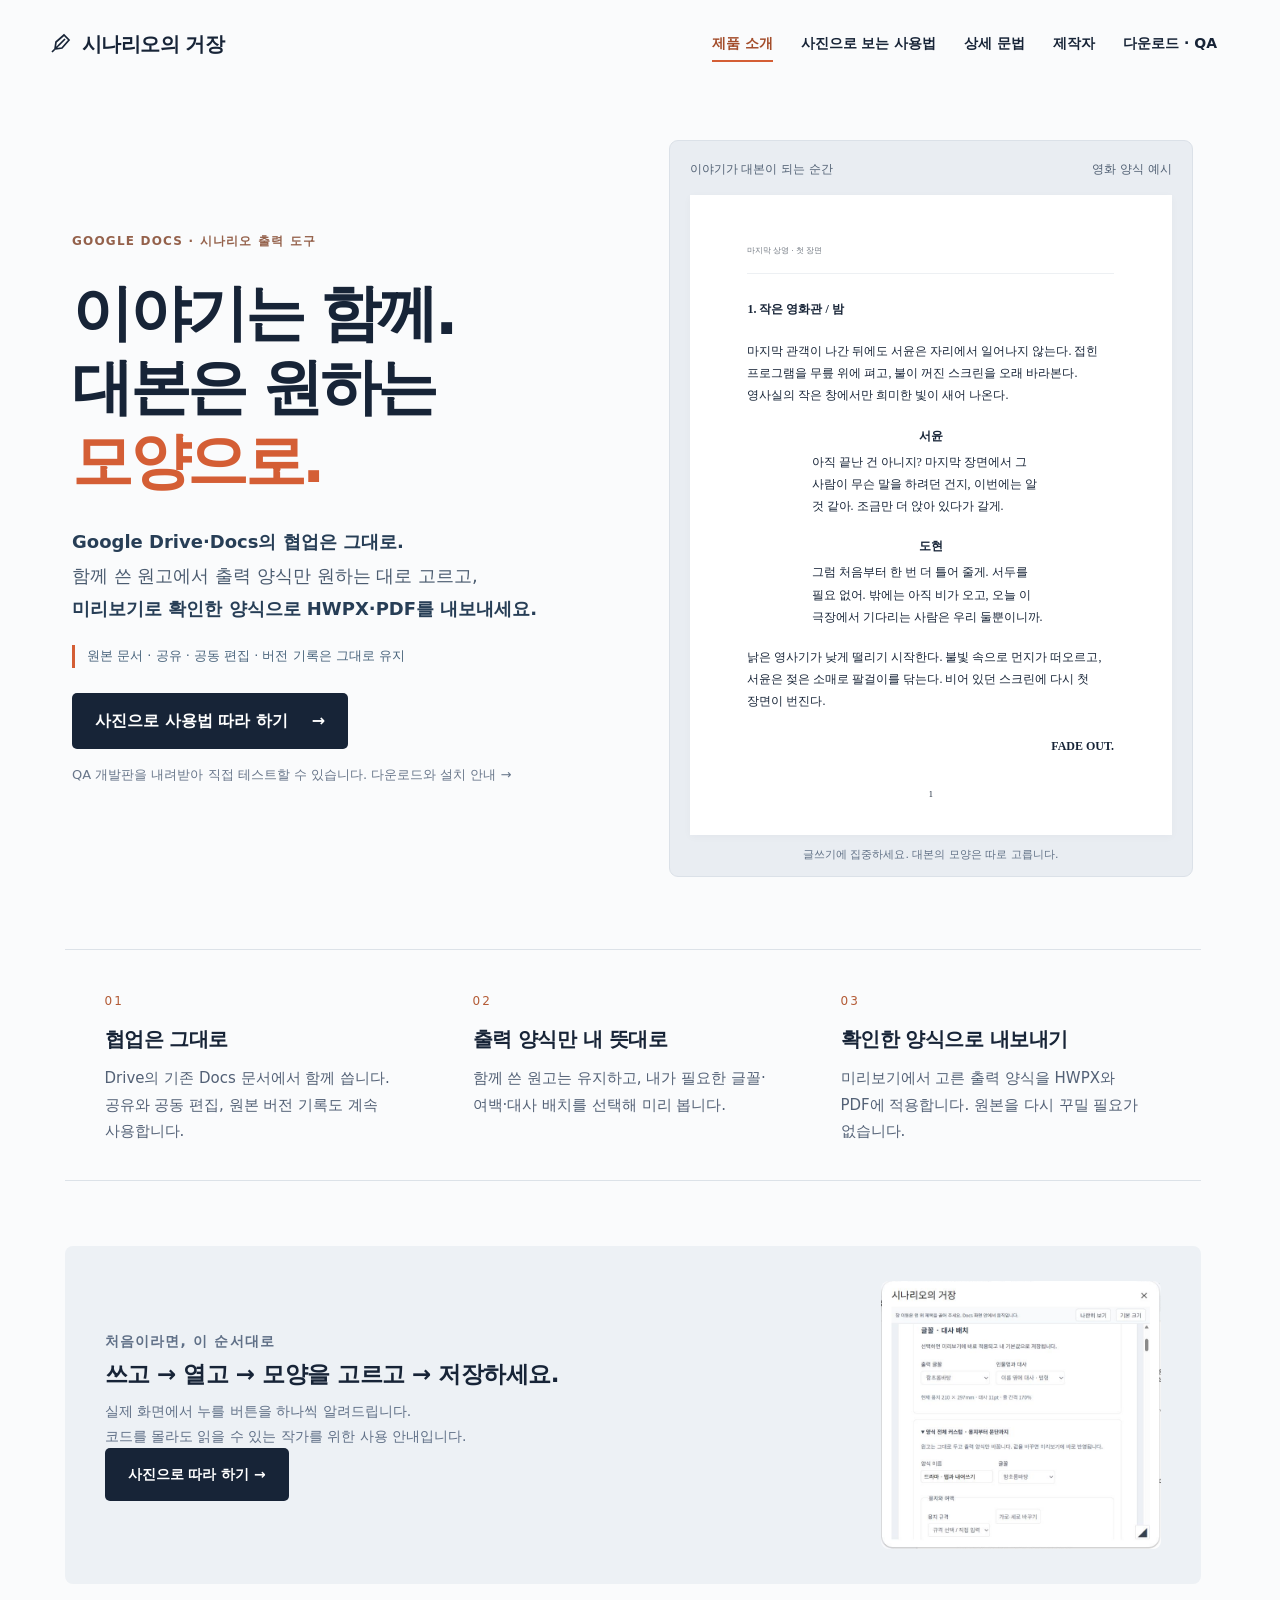
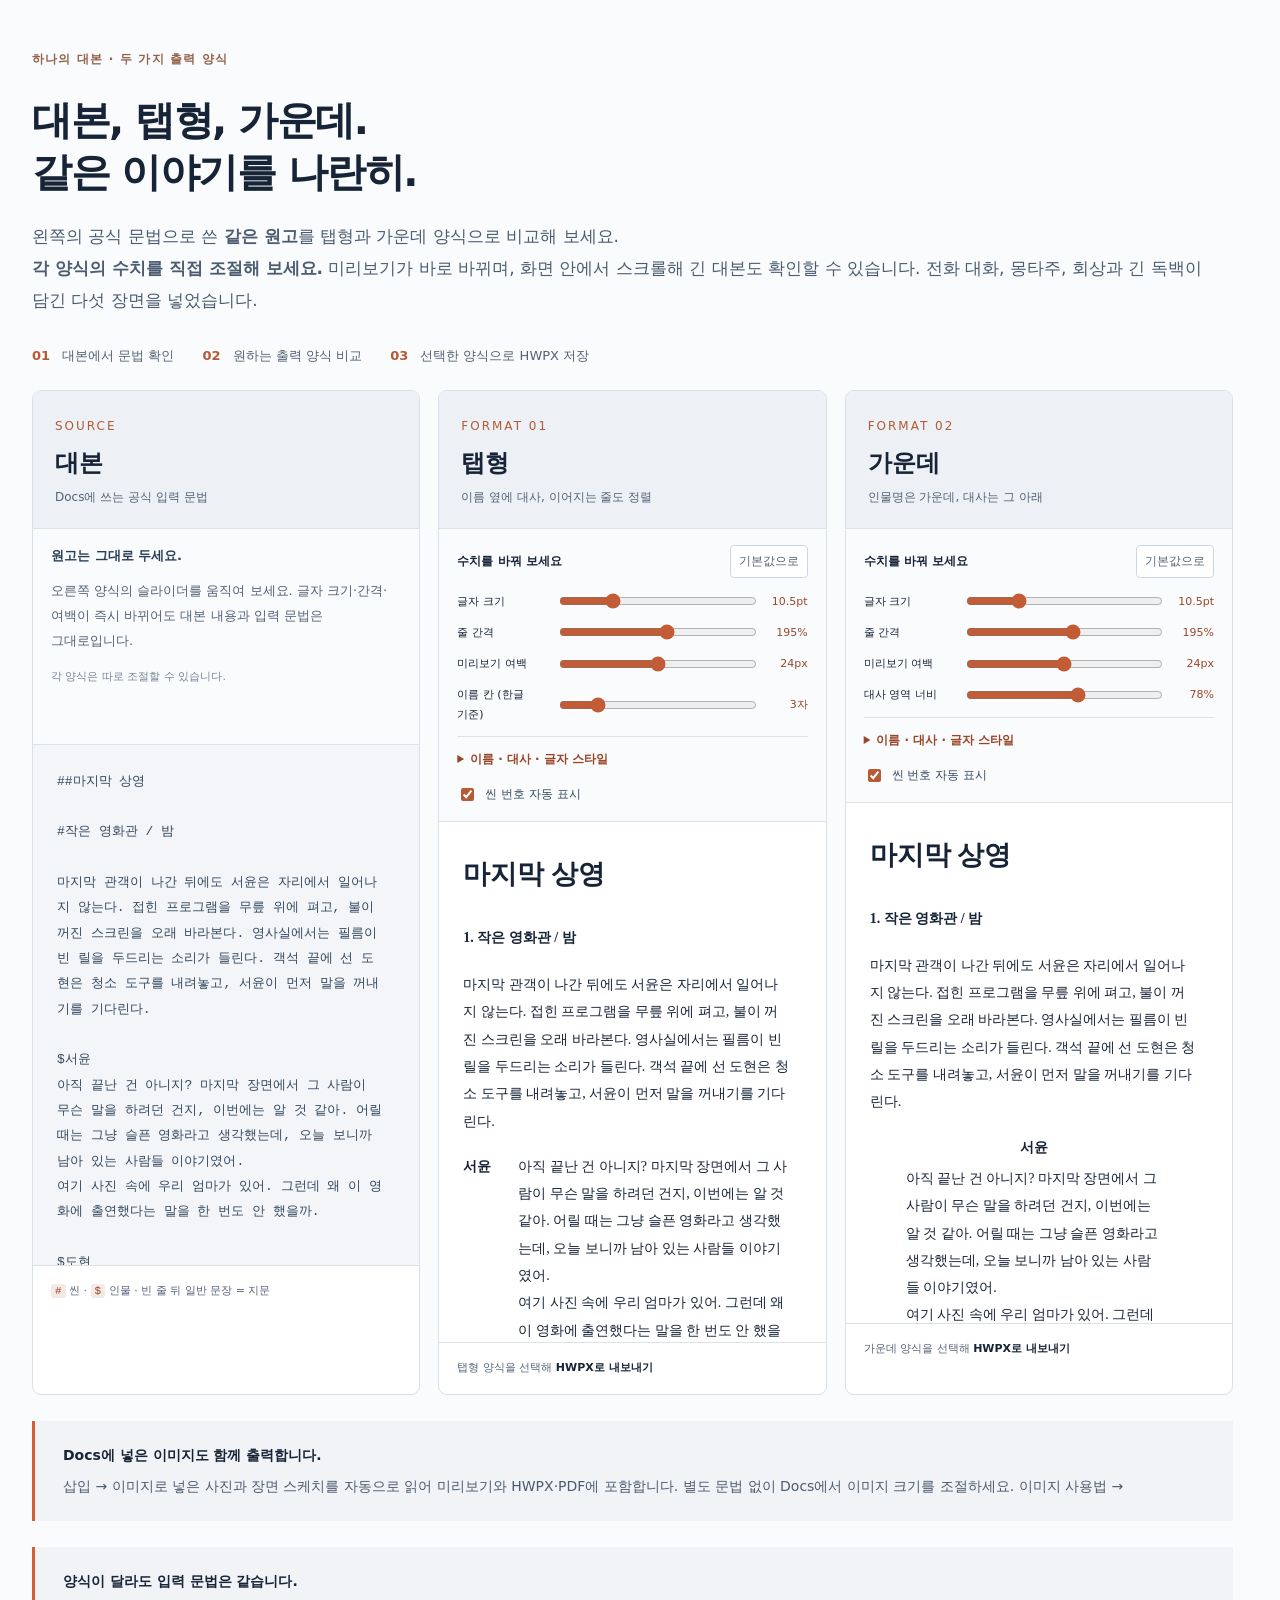
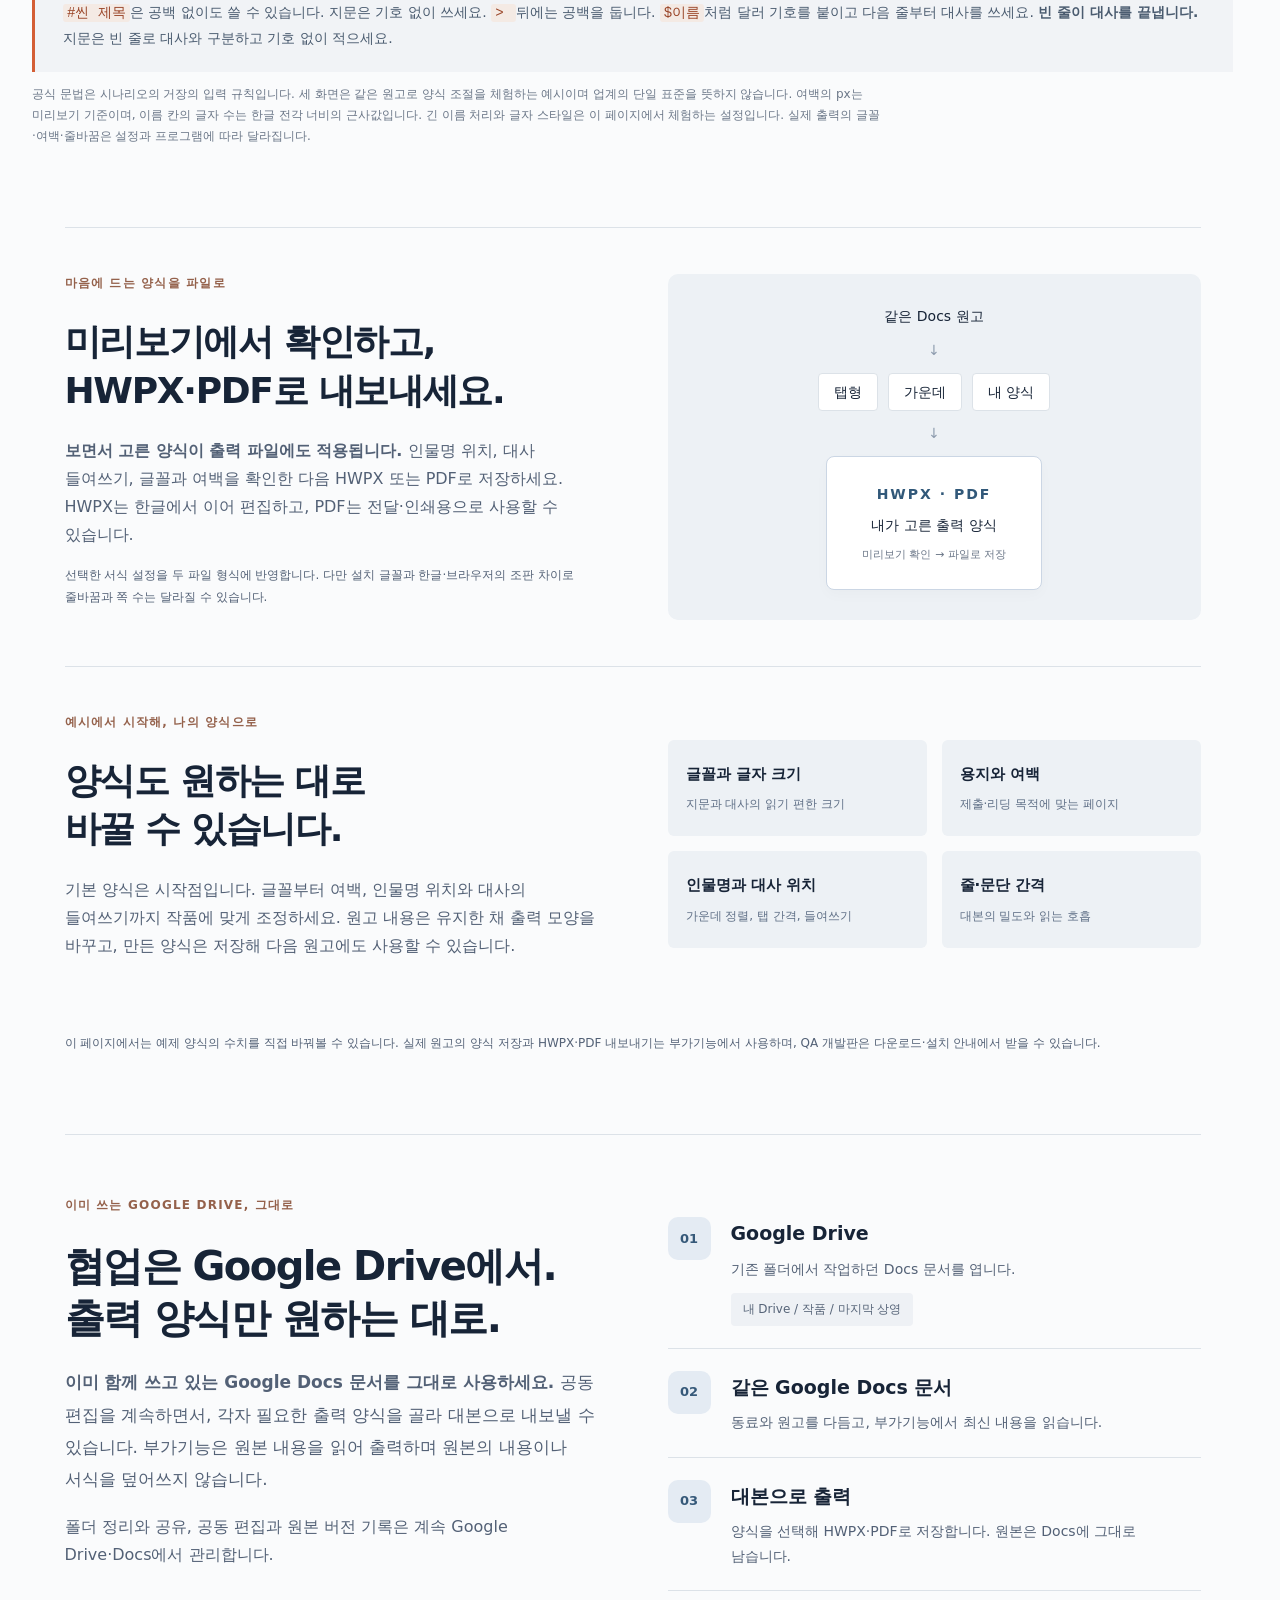
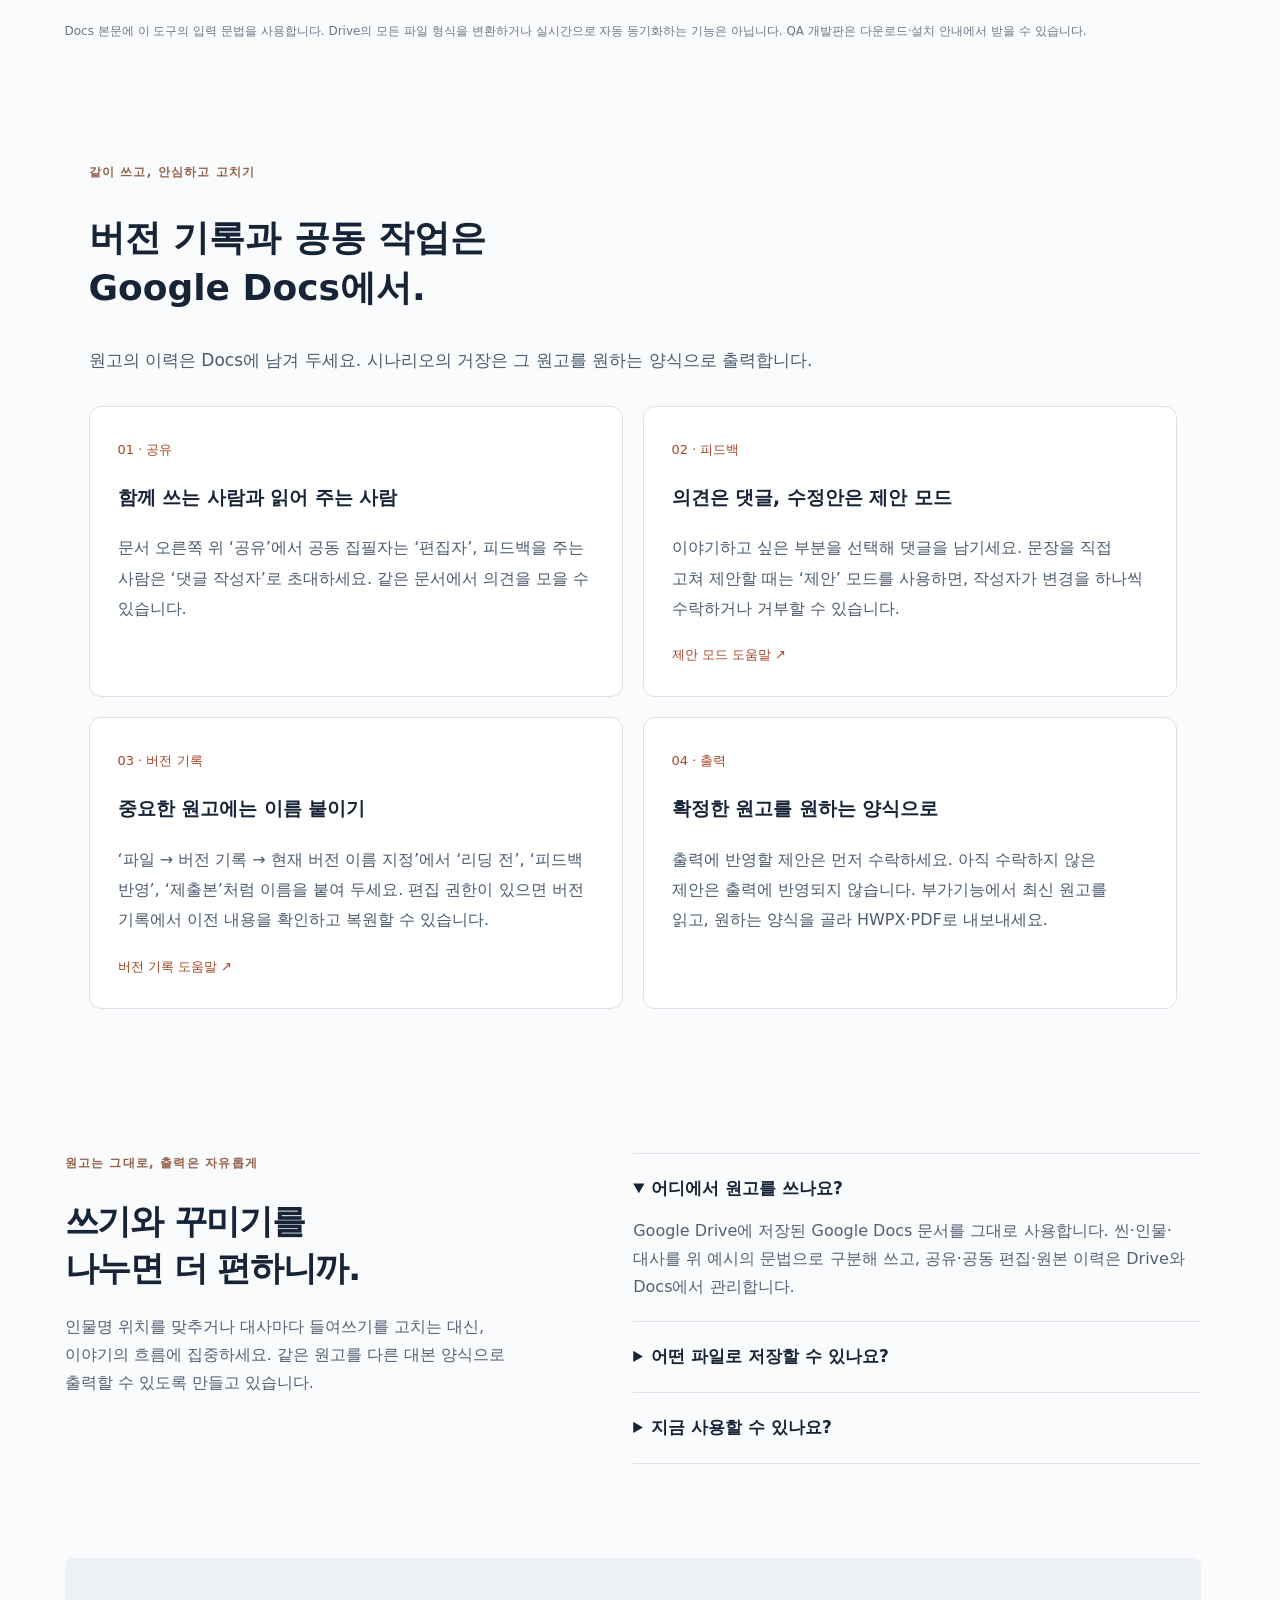
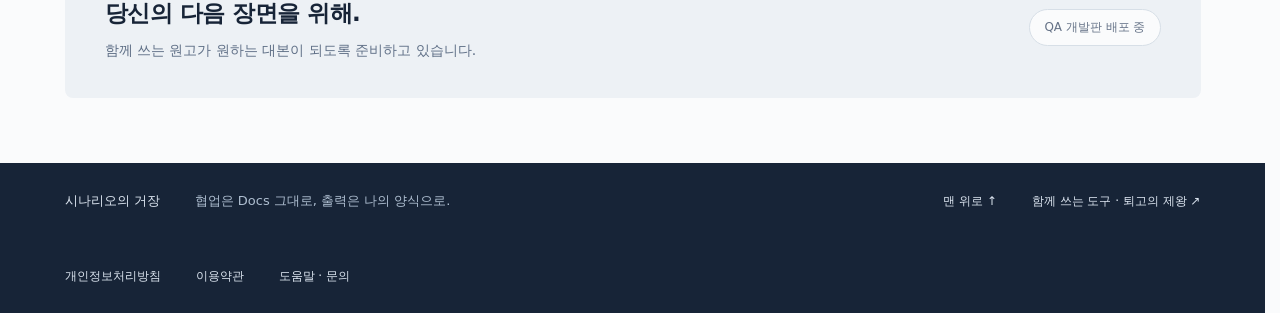
<file: index.html>
<!doctype html>
<html lang="ko">
<head>
<meta name="google-site-verification" content="iuqZdlEbOmG8khMeL5yHKiZR4lePX3aYm5umvLQhetE" />
  <meta charset="utf-8">
  <meta name="viewport" content="width=device-width, initial-scale=1">
  <meta name="theme-color" content="#172437">
  <meta name="description" content="Google Docs에서 함께 쓰고, 원하는 대본 양식으로. 시나리오의 거장 — 대본 출력 도구.">
  <title>시나리오의 거장 — 함께 쓰고, 원하는 양식으로</title>
  <link rel="icon" href="data:image/svg+xml,%3Csvg xmlns='http://www.w3.org/2000/svg' viewBox='0 0 40 40'%3E%3Crect width='40' height='40' rx='10' fill='%23172437'/%3E%3Cpath d='M12 28L27 13M15 24l-3 4 5-1 12-13-3-3z' fill='none' stroke='%23fafbfc' stroke-width='2'/%3E%3C/svg%3E">
  <style>
    *{box-sizing:border-box}html{scroll-behavior:smooth}body{margin:0;background:#fafbfc;color:#172437;font-family:system-ui,-apple-system,"Segoe UI","Malgun Gothic",sans-serif;line-height:1.75;word-break:keep-all}a{color:inherit;text-decoration:none}a:focus-visible,summary:focus-visible{outline:3px solid #d45e35;outline-offset:5px}svg{flex-shrink:0}header{max-width:1280px;margin:auto;padding:28px 48px;display:flex;align-items:center;justify-content:space-between;gap:24px}.brand{display:flex;align-items:center;gap:10px;font-size:20px;font-weight:750;letter-spacing:-.6px}nav{display:flex;gap:30px;align-items:center;font-size:14px;font-weight:600}.status{border:1px solid #d7dfe7;padding:7px 14px;border-radius:30px;color:#657287;font-size:12px}.hero{max-width:1280px;margin:auto;padding:52px 72px 72px;display:grid;grid-template-columns:minmax(0,1fr) minmax(0,1fr);gap:72px;align-items:center}.eyebrow{font-size:12px;font-weight:700;color:#94614b;letter-spacing:1.2px;margin:0 0 24px}h1{font-size:clamp(42px,4.8vw,68px);line-height:1.2;letter-spacing:-3.5px;margin:0 0 28px}h1 em{color:#d45e35;font-style:normal}.lead{font-size:18px;line-height:1.85;color:#4b5c70;margin:0 0 30px}.cta{display:inline-flex;align-items:center;gap:24px;background:#172437;color:white;padding:14px 23px;border-radius:5px;font-weight:600}.cta:hover{background:#2b405e}.release{color:#68768a;font-size:13px;line-height:1.7;margin:15px 0 0}.preview{min-width:0;background:#e9edf2;border:1px solid #dbe1e8;border-radius:9px;padding:18px 20px 12px}.preview-bar{display:flex;align-items:center;justify-content:space-between;gap:12px;font-size:12px;margin-bottom:15px;color:#526174}.paper{position:relative;aspect-ratio:210/297;background:#fff;padding:10% 12%;font-family:"Batang","Noto Serif KR",serif;font-size:clamp(10px,1vw,13px);line-height:1.9;box-shadow:0 2px 8px #17243708}.paper-header{font-size:.7em;color:#737a83;border-bottom:1px solid #edf0f3;padding-bottom:14px;margin-bottom:24px}.scene{font-weight:bold;margin:0 0 20px}.action{margin:0 0 18px}.speech{width:65%;margin:0 auto 18px}.character{text-align:center;margin:0 0 4px;font-weight:bold}.dialogue{margin:0}.parenthetical{font-size:.9em;margin:0 0 3px}.transition{text-align:right;font-weight:bold;margin-top:22px}.page-number{position:absolute;bottom:5%;left:0;right:0;text-align:center;font-size:.7em}.preview-note{font-size:11px;color:#617186;text-align:center;margin:10px 0 0}.flow{max-width:1136px;margin:0 auto 65px;padding:36px 40px;display:grid;grid-template-columns:repeat(3,minmax(0,1fr));gap:48px;border-top:1px solid #dce2e8;border-bottom:1px solid #dce2e8}.step{color:#b35b36;font-size:12px;letter-spacing:2px}.flow h2{font-size:20px;letter-spacing:-.5px;margin:8px 0}.flow p{font-size:15px;color:#536176;margin:0}.about{max-width:1136px;margin:0 auto 70px;display:grid;grid-template-columns:1fr 1.2fr;gap:96px;padding:24px 0}.about h2{font-size:34px;line-height:1.4;letter-spacing:-1.2px;margin:0 0 20px}.about p{color:#536176;font-size:16px}.about .eyebrow{font-size:12px;color:#94614b}details{border-bottom:1px solid #dce2e8;padding:20px 0}details:first-child{border-top:1px solid #dce2e8}summary{font-size:17px;font-weight:650;cursor:pointer}details p{margin:14px 0 0}.closing{max-width:1136px;margin:0 auto 65px;padding:35px 40px;background:#edf1f5;border-radius:8px;display:flex;align-items:center;justify-content:space-between;gap:24px}.closing h2{font-size:23px;margin:0 0 5px;letter-spacing:-.5px}.closing p{margin:0;font-size:14px;color:#607087}.closing .status{white-space:nowrap;background:#fafbfc}footer{background:#172437;color:#dce5f0;padding:27px max(32px,calc((100% - 1136px)/2));display:flex;gap:35px;font-size:13px;align-items:center}footer p{margin:0;flex:1;color:#aebed0}footer a{font-size:12px}
    @media(max-width:1100px){header{padding:24px 32px}.hero{padding:36px 32px 55px;gap:32px}.flow,.about,.closing{margin-left:32px;margin-right:32px}.about{gap:40px}.paper{font-size:11px}}
    @media(max-width:760px){header{padding:20px 22px;align-items:flex-start;flex-direction:column;gap:15px}nav{font-size:13px;gap:22px}.brand{font-size:19px}.hero{grid-template-columns:1fr;padding:30px 22px 35px;gap:35px}h1{font-size:clamp(38px,11.5vw,54px);letter-spacing:-2px}.lead{font-size:16px}.preview{max-width:490px;width:100%;margin:auto;padding:14px}.paper{font-size:clamp(9px,2.6vw,13px)}.paper-header{margin-bottom:18px}.scene,.action,.speech{margin-bottom:14px}.flow{grid-template-columns:1fr;gap:24px;margin:0 22px 35px;padding:28px 0}.about{grid-template-columns:1fr;margin:0 22px 35px;gap:15px}.about h2{font-size:30px}.closing{margin:0 22px 35px;padding:26px;flex-direction:column;align-items:flex-start}.closing h2{font-size:22px}footer{padding:26px 22px;flex-direction:column;align-items:flex-start;gap:12px}}
    @media(prefers-reduced-motion:reduce){html{scroll-behavior:auto}}
    .paper{aspect-ratio:auto;min-height:640px;padding-bottom:65px;font-size:12px;line-height:1.85}.examples,.drive-section{max-width:1136px;margin:0 auto 80px;scroll-margin-top:30px}.examples h2,.drive-section h2{font-size:40px;line-height:1.3;letter-spacing:-1.5px;margin:0 0 22px}.section-lead{font-size:17px;color:#4b5c70;line-height:1.9}.example-disclaimer{font-size:12px;color:#6b7788;max-width:850px}.example-pair{margin-top:36px;border:1px solid #dce2e8;border-radius:9px;overflow:hidden;background:#fff}.pair-heading{padding:24px 28px;background:#edf1f5}.pair-heading h3{font-size:22px;margin:5px 0}.pair-heading p{font-size:14px;color:#536176;margin:0}.pair-grid{display:grid;grid-template-columns:minmax(0,1fr) minmax(0,1fr)}.source-example{background:#f2f4f7;border-right:1px solid #dce2e8}.example-label{padding:18px 26px;border-bottom:1px solid #dce2e8;display:flex;flex-wrap:wrap;justify-content:space-between;gap:5px;font-size:13px}.example-label span{font-size:11px;color:#68768a}.source-example pre{white-space:pre-wrap;overflow-wrap:anywhere;word-break:normal;font:14px/1.95 ui-monospace,"Consolas","Malgun Gothic",monospace;padding:28px;margin:0;color:#34485e}.sample-script{padding:32px;font:15px/1.95 "Batang","Noto Serif KR",serif;overflow-wrap:anywhere;word-break:normal}.sample-script .speech{width:74%;margin-bottom:24px}.sample-script .parenthetical{margin-top:8px}.drama-script .speech{width:100%;display:grid;grid-template-columns:48px minmax(0,1fr);gap:16px}.drama-script .character{text-align:left}.drama-script .parenthetical{margin-top:0}.pair-caption{border-top:1px solid #dce2e8;padding:18px 28px;margin:0;font-size:13px;color:#536176}.syntax-note{margin-top:26px;padding:22px 28px;border-left:3px solid #d45e35;background:#f1f3f6;font-size:14px}.syntax-note p{margin:7px 0 0;color:#4b5c70}code{font-family:ui-monospace,monospace;color:#9a4528;background:#f4eae4;padding:1px 4px;border-radius:3px}.drive-section{border-top:1px solid #dce2e8;padding-top:60px;display:grid;grid-template-columns:minmax(0,1fr) minmax(0,1fr);gap:30px 70px}.drive-section>div>p:not(.eyebrow){color:#536176}.drive-flow{list-style:none;padding:0;margin:0}.drive-flow li{display:flex;gap:20px;padding:22px 0;border-bottom:1px solid #dce2e8}.drive-icon{display:flex;align-items:center;justify-content:center;flex-shrink:0;width:43px;height:43px;border-radius:10px;background:#e4ebf3;color:#365979;font-size:13px;font-weight:700}.drive-flow h3{font-size:19px;margin:0 0 6px}.drive-flow p{font-size:14px;color:#536176;margin:0}.drive-file{display:inline-block;margin-top:12px;padding:6px 12px;background:#eef1f5;font-size:12px;color:#566478;border-radius:4px}.drive-footnote{grid-column:1/-1;font-size:12px;color:#6b7788;margin:0}
    @media(max-width:1100px){.examples,.drive-section{margin-left:32px;margin-right:32px}.paper{font-size:11px;min-height:590px}.drive-section{gap:30px}}
    @media(max-width:760px){nav{flex-wrap:wrap;gap:12px 18px}.paper{font-size:12px;min-height:0;padding:26px 25px 55px}.examples,.drive-section{margin:0 22px 50px}.examples h2,.drive-section h2{font-size:32px}.pair-grid,.drive-section{grid-template-columns:1fr}.source-example{border-right:0;border-bottom:1px solid #dce2e8}.pair-heading{padding:20px}.pair-heading h3{font-size:20px}.source-example pre,.sample-script{padding:22px;font-size:14px}.example-label{padding:16px 22px}.sample-script .speech{width:84%}.drama-script .speech{width:100%;gap:10px;grid-template-columns:40px minmax(0,1fr)}.pair-caption{padding:18px 22px}.syntax-note{padding:20px}.drive-section{padding-top:35px}.section-lead{font-size:16px}}
    .comparison-section{max-width:1280px;padding:0 32px}.comparison-legend{display:flex;flex-wrap:wrap;gap:12px 28px;margin:28px 0 22px;font-size:13px;color:#536176}.comparison-legend b{color:#b35b36;margin-right:8px}.three-views{display:grid;grid-template-columns:repeat(3,minmax(0,1fr));gap:18px}.view-card{min-width:0;border:1px solid #d8e0e9;border-radius:9px;overflow:hidden;background:white}.view-heading{padding:20px 22px;background:#edf1f5;border-bottom:1px solid #dce2e8}.view-heading h3{font-size:24px;margin:3px 0}.view-heading p{font-size:12px;color:#536176;margin:0}.view-scroll{height:520px;overflow-y:scroll;overscroll-behavior-y:contain;scrollbar-gutter:stable;scrollbar-color:#a2b0c1 #edf1f5;scrollbar-width:thin}.view-scroll:focus-visible{outline:3px solid #d45e35;outline-offset:-3px}.source-scroll{background:#f3f5f8}.source-scroll pre{padding:24px;margin:0;white-space:pre-wrap;overflow-wrap:anywhere;word-break:normal;font:13px/1.95 ui-monospace,"Consolas","Malgun Gothic",monospace;color:#34485e}.comparison-script{padding:26px 24px;font:14px/1.95 "Batang","Noto Serif KR",serif;word-break:normal;overflow-wrap:anywhere}.comparison-script .speech{width:100%;margin-bottom:22px}.comparison-script .parenthetical{margin-top:8px}.tab-format .speech{display:grid;grid-template-columns:36px minmax(0,1fr);column-gap:13px}.tab-format .speech>.character{grid-column:1;grid-row:1/span 4;text-align:left}.tab-format .speech>:not(.character){grid-column:2}.tab-format .parenthetical{margin-top:0}.center-format .speech{width:78%;margin-left:auto;margin-right:auto}.center-format .character{text-align:center}.scene-break{border:0;border-top:1px dashed #dce2e8;margin:35px 0}.view-foot{padding:15px 18px;border-top:1px solid #dce2e8;font-size:11px;color:#566478;min-height:52px}.view-foot strong{color:#172437}.output-features{max-width:1136px;margin:0 auto 80px}.export-feature,.custom-feature{display:grid;grid-template-columns:minmax(0,1fr) minmax(0,1fr);gap:70px;padding:45px 0;border-top:1px solid #dce2e8;align-items:center}.output-features h2{font-size:36px;line-height:1.35;letter-spacing:-1.3px;margin:0 0 22px}.output-features p:not(.eyebrow){color:#536176}.export-visual{border-radius:10px;background:#edf1f5;padding:30px;display:flex;flex-direction:column;align-items:center;gap:10px;font-size:14px}.export-arrow{color:#8e9cae}.format-options{display:flex;gap:10px;flex-wrap:wrap;justify-content:center}.format-options span{background:white;border:1px solid #dce2e8;border-radius:4px;padding:6px 15px}.hwpx-file{display:flex;flex-direction:column;align-items:center;background:white;border:1px solid #cbd6e4;border-radius:8px;padding:25px 35px;gap:7px;box-shadow:0 5px 14px #17243706}.hwpx-file b{color:#315879;letter-spacing:2px}.hwpx-file small{font-size:11px;color:#6b7788}.custom-options{margin:0;display:grid;grid-template-columns:1fr 1fr;gap:15px}.custom-options>div{padding:21px 18px;background:#edf1f5;border-radius:6px}.custom-options dt{font-weight:700;font-size:15px}.custom-options dd{margin:7px 0 0;font-size:12px;color:#607087}.feature-small{font-size:12px;line-height:1.8}
    @media(max-width:1100px){.comparison-section{padding:0;margin-left:24px;margin-right:24px}.three-views{gap:10px}.view-heading{padding:18px}.comparison-script{padding:22px 16px;font-size:13px}.source-scroll pre{padding:22px 16px;font-size:12px}.output-features{margin-left:32px;margin-right:32px}.export-feature,.custom-feature{gap:32px}}
    @media(max-width:760px){.three-views{grid-template-columns:1fr}.view-scroll{height:390px}.comparison-script{font-size:14px;padding:24px}.source-scroll pre{font-size:13px;padding:24px}.comparison-section{margin-left:22px;margin-right:22px}.view-heading{padding:18px 22px}.view-heading h3{font-size:23px}.output-features{margin:0 22px 50px}.export-feature,.custom-feature{grid-template-columns:1fr;gap:24px;padding:32px 0}.output-features h2{font-size:30px}.custom-options{gap:10px}.custom-options>div{padding:18px 14px}.custom-options dt{font-size:14px}}
    .hero-proof{font-size:13px;color:#49647c;margin:-10px 0 25px;padding-left:12px;border-left:3px solid #d45e35}.lead strong{font-weight:650;color:#273e56}
    .format-controls,.source-controls-note{height:216px;padding:16px 18px;border-bottom:1px solid #dce2e8;background:#fafbfc}.controls-title{display:flex;align-items:center;justify-content:space-between;gap:8px;margin-bottom:14px;font-size:12px}.controls-title button{font:inherit;padding:5px 8px;border:1px solid #cbd6e4;border-radius:4px;color:#566478;background:white;cursor:pointer}.control-row{display:grid;grid-template-columns:94px minmax(0,1fr) 43px;gap:8px;align-items:center;margin:12px 0;font-size:11px}.control-row input{width:100%;min-width:0;margin:0;accent-color:#c15c36;cursor:pointer}.control-row output{text-align:right;color:#9a4528;font-variant-numeric:tabular-nums}.format-controls input:focus-visible,.format-controls button:focus-visible{outline:2px solid #d45e35;outline-offset:3px}.source-controls-note{font-size:13px;color:#536176}.source-controls-note b{color:#273e56}.source-controls-note p{margin:12px 0;line-height:1.9}.source-controls-note span{font-size:11px;color:#778497}.comparison-script{font-size:var(--demo-font,10.5pt);line-height:var(--demo-leading,1.95);padding:26px var(--demo-padding,24px)}.tab-format .speech{grid-template-columns:var(--demo-cue,36px) minmax(0,1fr)}.center-format .speech{width:var(--demo-speech,78%)}@media(max-width:760px){.source-controls-note{height:auto;padding:20px 22px}.format-controls{height:216px}.control-row{font-size:12px;grid-template-columns:100px minmax(0,1fr) 45px}}
  .format-controls{height:auto;min-height:216px}.format-detail{padding:12px 0 0;border:0;border-top:1px solid #dce2e8!important}.format-detail summary{font-size:12px;color:#9a4528}.select-row{display:grid;grid-template-columns:95px minmax(0,1fr);gap:8px;align-items:center;margin:12px 0;font-size:11px}.select-row select{width:100%;min-width:0;padding:7px 4px;border:1px solid #cbd6e4;background:white;border-radius:4px;font:inherit;color:#172437}.select-row select:focus-visible{outline:2px solid #d45e35;outline-offset:2px}.option-help{font-size:11px;color:#68768a;line-height:1.7}.comparison-script .character{min-width:0;font-weight:var(--character-weight,700);font-style:var(--character-style,normal)}.comparison-script .dialogue{font-weight:var(--dialogue-weight,400);font-style:var(--dialogue-style,normal)}.comparison-script .action{font-weight:var(--action-weight,400);font-style:var(--action-style,normal)}.tab-format[data-overflow=wrap] .character{overflow-wrap:anywhere;word-break:break-all}.tab-format[data-overflow=clip] .character,.tab-format[data-overflow=ellipsis] .character{white-space:nowrap;overflow:hidden}.tab-format[data-overflow=ellipsis] .character{text-overflow:ellipsis}.tab-format[data-layout=below] .speech{display:block}.tab-format[data-layout=below] .character{width:var(--demo-cue,3em)}.comparison-script[data-align=left] .dialogue{text-align:left}.comparison-script[data-align=center] .dialogue{text-align:center}.comparison-script[data-align=justify] .dialogue{text-align:justify}.center-format[data-namealign=left] .character{text-align:left}.center-format[data-namealign=right] .character{text-align:right}.center-format[data-namealign=center] .character{text-align:center}@media(max-width:760px){.format-controls{height:auto}.select-row{font-size:12px}} 
.docs-tips{max-width:1136px;margin:0 auto 80px;padding:40px 24px}.docs-tips h2{font-size:36px;line-height:1.4}.tips-grid{display:grid;grid-template-columns:repeat(2,minmax(0,1fr));gap:20px;margin-top:30px}.tips-grid article{background:white;border:1px solid #dce2e8;border-radius:12px;padding:28px}.tips-grid p{line-height:1.9;color:#4b5c70}.tips-grid span,.tips-grid a{font-size:13px;color:#a44728}@media(max-width:700px){.tips-grid{grid-template-columns:1fr}.docs-tips h2{font-size:28px}}
.scene-number-option{display:flex;align-items:center;gap:8px;font-size:12px;margin-top:14px;color:#35485f}.scene-number-option input{accent-color:#b85b34}</style>
<link rel="stylesheet" href="./site-header.css">
</head>
<body id="top">
  <header class="site-header"><a class="brand" href="./"><svg width="24" height="24" viewBox="0 0 24 24" fill="none" stroke="currentColor" stroke-width="1.7" aria-hidden="true"><path d="m4 20 6-6m-3 3 1-7 8-7 5 5-7 8-7 1Z"/><path d="m10 14 7-7"/></svg>시나리오의 거장</a><nav aria-label="주요 메뉴"><a href="./" aria-current="page">제품 소개</a><a href="./guide.html">사진으로 보는 사용법</a><a href="./syntax.html">상세 문법</a><a href="./creators.html">제작자</a><a href="./install.html">다운로드 · QA</a></nav></header>
  <main>
    <section class="hero" aria-labelledby="hero-title">
      <div>
        <p class="eyebrow">GOOGLE DOCS · 시나리오 출력 도구</p>
        <h1 id="hero-title">이야기는 함께.<br>대본은 원하는<br><em>모양으로.</em></h1>
        <p class="lead"><strong>Google Drive·Docs의 협업은 그대로.</strong><br>함께 쓴 원고에서 출력 양식만 원하는 대로 고르고,<br><strong>미리보기로 확인한 양식으로 HWPX·PDF를 내보내세요.</strong></p>
        <p class="hero-proof">원본 문서 · 공유 · 공동 편집 · 버전 기록은 그대로 유지</p><a class="cta" href="./guide.html">사진으로 사용법 따라 하기 <span aria-hidden="true">→</span></a>
        <p class="release">QA 개발판을 내려받아 직접 테스트할 수 있습니다. <a href="./install.html">다운로드와 설치 안내 →</a></p>
      </div>
      <div class="preview" aria-label="영화 대본 출력 예시">
        <div class="preview-bar"><span>이야기가 대본이 되는 순간</span><span>영화 양식 예시</span></div>
        <div class="paper">
          <div class="paper-header">마지막 상영 · 첫 장면</div>
          <p class="scene">1. 작은 영화관 / 밤</p>
          <p class="action">마지막 관객이 나간 뒤에도 서윤은 자리에서 일어나지 않는다. 접힌 프로그램을 무릎 위에 펴고, 불이 꺼진 스크린을 오래 바라본다. 영사실의 작은 창에서만 희미한 빛이 새어 나온다.</p>
          <div class="speech"><p class="character">서윤</p><p class="dialogue">아직 끝난 건 아니지? 마지막 장면에서 그 사람이 무슨 말을 하려던 건지, 이번에는 알 것 같아. 조금만 더 앉아 있다가 갈게.</p></div>
          <div class="speech"><p class="character">도현</p><p class="dialogue">그럼 처음부터 한 번 더 틀어 줄게. 서두를 필요 없어. 밖에는 아직 비가 오고, 오늘 이 극장에서 기다리는 사람은 우리 둘뿐이니까.</p></div>
          <p class="action">낡은 영사기가 낮게 떨리기 시작한다. 불빛 속으로 먼지가 떠오르고, 서윤은 젖은 소매로 팔걸이를 닦는다. 비어 있던 스크린에 다시 첫 장면이 번진다.</p>
          <p class="transition">FADE OUT.</p>
          <span class="page-number">1</span>
        </div>
        <p class="preview-note">글쓰기에 집중하세요. 대본의 모양은 따로 고릅니다.</p>
      </div>
    </section>
    <section class="flow" id="how" aria-label="사용 방식">
      <div><span class="step">01</span><h2>협업은 그대로</h2><p>Drive의 기존 Docs 문서에서 함께 씁니다. 공유와 공동 편집, 원본 버전 기록도 계속 사용합니다.</p></div>
      <div><span class="step">02</span><h2>출력 양식만 내 뜻대로</h2><p>함께 쓴 원고는 유지하고, 내가 필요한 글꼴·여백·대사 배치를 선택해 미리 봅니다.</p></div>
      <div><span class="step">03</span><h2>확인한 양식으로 내보내기</h2><p>미리보기에서 고른 출력 양식을 HWPX와 PDF에 적용합니다. 원본을 다시 꾸밀 필요가 없습니다.</p></div>
    </section>

    <section class="closing" aria-labelledby="visual-guide-title"><div><p class="eyebrow">처음이라면, 이 순서대로</p><h2 id="visual-guide-title">쓰고 → 열고 → 모양을 고르고 → 저장하세요.</h2><p>실제 화면에서 누를 버튼을 하나씩 알려드립니다.<br>코드를 몰라도 읽을 수 있는 작가를 위한 사용 안내입니다.</p><p><a class="cta" href="./guide.html">사진으로 따라 하기 →</a></p></div><a href="./guide.html#format" aria-label="사진으로 양식 변경 방법 보기" style="display:block;overflow:hidden;aspect-ratio:694/664;width:280px;max-width:100%;flex-shrink:0;border-radius:8px"><img src="./images/guide-settings.png?v=dollar1" alt="글꼴과 용지 여백을 고르는 실제 설정 화면" loading="lazy" style="display:block;width:100%;max-width:none"></a></section>
    <section class="examples comparison-section" id="examples" aria-labelledby="examples-title">
      <p class="eyebrow">하나의 대본 · 두 가지 출력 양식</p>
      <h2 id="examples-title">대본, 탭형, 가운데.<br>같은 이야기를 나란히.</h2>
      <p class="section-lead">왼쪽의 공식 문법으로 쓴 <strong>같은 원고</strong>를 탭형과 가운데 양식으로 비교해 보세요.<br><strong>각 양식의 수치를 직접 조절해 보세요.</strong> 미리보기가 바로 바뀌며, 화면 안에서 스크롤해 긴 대본도 확인할 수 있습니다. 전화 대화, 몽타주, 회상과 긴 독백이 담긴 다섯 장면을 넣었습니다.</p>
      <div class="comparison-legend"><span><b>01</b> 대본에서 문법 확인</span><span><b>02</b> 원하는 출력 양식 비교</span><span><b>03</b> 선택한 양식으로 HWPX 저장</span></div>
      <div class="three-views">
        <article class="view-card"><div class="view-heading"><span class="step">SOURCE</span><h3>대본</h3><p>Docs에 쓰는 공식 입력 문법</p></div><div class="source-controls-note"><b>원고는 그대로 두세요.</b><p>오른쪽 양식의 슬라이더를 움직여 보세요. 글자 크기·간격·여백이 즉시 바뀌어도 대본 내용과 입력 문법은 그대로입니다.</p><span>각 양식은 따로 조절할 수 있습니다.</span></div><div class="view-scroll source-scroll" tabindex="0" role="region" aria-label="대본 문법 예시 — 스크롤 가능"><pre>##마지막 상영

#작은 영화관 / 밤

마지막 관객이 나간 뒤에도 서윤은 자리에서 일어나지 않는다. 접힌 프로그램을 무릎 위에 펴고, 불이 꺼진 스크린을 오래 바라본다. 영사실에서는 필름이 빈 릴을 두드리는 소리가 들린다. 객석 끝에 선 도현은 청소 도구를 내려놓고, 서윤이 먼저 말을 꺼내기를 기다린다.

$서윤
아직 끝난 건 아니지? 마지막 장면에서 그 사람이 무슨 말을 하려던 건지, 이번에는 알 것 같아. 어릴 때는 그냥 슬픈 영화라고 생각했는데, 오늘 보니까 남아 있는 사람들 이야기였어.
여기 사진 속에 우리 엄마가 있어. 그런데 왜 이 영화에 출연했다는 말을 한 번도 안 했을까.

$도현
상영본에는 마지막 몇 분이 빠져 있어. 내일 창고에서 원본을 찾아보자. 시간이 걸리더라도 처음부터 끝까지 확인해 보고 싶어. 네가 기억하는 장면이 거기에 남아 있을 수도 있으니까.

&gt; CUT TO:

#자료 보관실 / 다음 날 아침

철제 선반 사이로 겨우 한 사람이 지나갈 틈이 남아 있다. 서윤이 창문을 열자 먼지가 햇빛 속에서 천천히 떠오른다. 도현은 상자에 적힌 연도를 읽고, 서윤은 바닥에 펼친 목록에서 같은 숫자를 찾는다. 전화기가 울리지만 두 사람 모두 바로 받지 못한다.

$정숙
김 선생님, 뒤쪽 창고는 아직 들어가지 마세요. 어젯밤 비가 새서 전기를 내려뒀어요. 문 옆에 손전등이 있으니까 그걸 먼저 챙기시고요. 맨 아래 상자는 바닥이 젖었을 수도 있으니 두 사람이 같이 들어야 해요.

$도현
네, 서윤 씨하고 같이 있어요. 상자를 옮기기 전에 사진부터 찍어두겠습니다.

서윤이 전화기 너머의 말에 고개를 끄덕인다. 도현은 잠시 웃다가 손전등의 스위치를 켠다. 좁은 빛이 상자 하나의 글씨를 비춘다. ‘마지막 상영 — 미편집 원본’.

#몽타주 — 사라진 장면을 찾는 두 사람 / 며칠 동안

아침. 서윤이 필름 상자를 하나씩 열어 제목을 읽는다. 도현은 필름 끝을 빛에 비춰 보고 빈 봉투에 날짜를 적는다. 두 사람 사이에 쌓인 상자들이 조금씩 자리를 바꾼다.

오후. 스캐너가 오래된 화면을 한 프레임씩 불러온다. 서윤은 같은 골목이 나올 때마다 재생을 멈추지만, 매번 다른 얼굴이 화면을 지나간다.

$서윤
처음에는 엄마 얼굴만 찾았어. 그런데 계속 보다 보니까, 엄마가 보고 있었을 풍경까지 궁금해지더라. 카메라가 꺼진 뒤에는 누구랑 같이 집에 갔을까. 그날 저녁에는 무슨 이야기를 했을까.

깊은 밤. 식어버린 커피 옆에서 도현이 잠깐 졸고, 서윤은 그의 어깨에 외투를 덮어준다. 멈춰 있던 화면 속 여자가 고개를 돌린다. 서윤의 손이 재생 버튼 위에서 멎는다.

&gt; 화면이 오래된 필름으로 이어진다.

#회상 — 영화관 앞 골목 / 1998년 여름 저녁

비가 막 그친 골목. 젊은 정숙은 종이봉투가 젖지 않도록 품에 안고 처마 아래 서 있다. 상영이 끝난 사람들이 좁은 골목을 가득 메우지만, 그녀는 반대편 길모퉁이에서 눈을 떼지 않는다.

$정숙
늦어도 기다려주면 안 돼요? 오늘은 꼭 온다고 했거든요. 영화는 다음에도 볼 수 있지만, 오늘 하기로 한 말은 오늘 해야 할 것 같아서요.

프레임 바깥에서 누군가 그녀의 이름을 부른다. 정숙이 환하게 웃으며 돌아선다. 종이봉투 안에는 작은 아이의 운동화가 들어 있다.

&gt; 현재로 돌아온다.

#영사실 / 새벽

재생이 끝나도 서윤은 헤드폰을 벗지 않는다. 도현은 설명하려다 입을 다문다. 창밖으로 첫 버스가 지나가고, 두 사람의 얼굴 위로 가느다란 빛이 한 번 스친다.

$서윤
나 기다리던 거였네.
엄마는 그날 아무 일도 없었다고 했어. 그냥 영화 보고 집에 왔다고. 나는 그 말을 그대로 믿었는데, 아무 일도 없던 날을 이렇게 오래 찍어두는 사람은 없잖아.

$도현
다시 볼까?

$서윤
응. 이번에는 처음부터. 그리고 마지막까지.

&gt; FADE OUT.
</pre></div><div class="view-foot"><code>#</code> 씬 · <code>$</code> 인물 · 빈 줄 뒤 일반 문장 = 지문</div></article>
        <article class="view-card"><div class="view-heading"><span class="step">FORMAT 01</span><h3>탭형</h3><p>이름 옆에 대사, 이어지는 줄도 정렬</p></div><form class="format-controls" data-format="tab" aria-label="탭형 양식 수치 조절"><div class="controls-title"><strong>수치를 바꿔 보세요</strong><button type="reset">기본값으로</button></div><div class="control-row"><label for="tab-font">글자 크기</label><input id="tab-font" name="font" type="range" min="9" max="15" step="0.5" value="10.5" data-unit="pt" aria-controls="tab-preview"><output for="tab-font">10.5pt</output></div><div class="control-row"><label for="tab-leading">줄 간격</label><input id="tab-leading" name="leading" type="range" min="140" max="240" step="5" value="195" data-unit="%" aria-controls="tab-preview"><output for="tab-leading">195%</output></div><div class="control-row"><label for="tab-padding">미리보기 여백</label><input id="tab-padding" name="padding" type="range" min="12" max="36" step="2" value="24" data-unit="px" aria-controls="tab-preview"><output for="tab-padding">24px</output></div><div class="control-row"><label for="tab-cue">이름 칸 (한글 기준)</label><input id="tab-cue" name="cue" type="range" min="2" max="8" step="1" value="3" data-unit="자" aria-controls="tab-preview"><output for="tab-cue">3자</output></div><details class="format-detail"><summary>이름 · 대사 · 글자 스타일</summary><div class="select-row"><label for="tab-overflow">긴 이름 처리</label><select id="tab-overflow" name="overflow" aria-controls="tab-preview"><option value="wrap" selected>이름 칸 안에서 줄바꿈</option><option value="clip">넘치는 이름 자르기</option><option value="ellipsis">말줄임표로 표시</option></select></div><div class="select-row"><label for="tab-layout">대사 배치</label><select id="tab-layout" name="layout" aria-controls="tab-preview"><option value="beside" selected>이름 옆에 대사</option><option value="below">이름 아래에 대사</option></select></div><div class="select-row"><label for="tab-align">대사 정렬</label><select id="tab-align" name="align" aria-controls="tab-preview"><option value="left" selected>왼쪽</option><option value="justify">양쪽</option><option value="center">가운데</option></select></div><div class="select-row"><label for="tab-character-style">이름 글자</label><select id="tab-character-style" name="character-style" aria-controls="tab-preview"><option value="normal">보통</option><option value="bold" selected>굵게</option><option value="italic">기울임</option><option value="bold-italic">굵게 + 기울임</option></select></div><div class="select-row"><label for="tab-dialogue-style">대사 글자</label><select id="tab-dialogue-style" name="dialogue-style" aria-controls="tab-preview"><option value="normal" selected>보통</option><option value="bold">굵게</option><option value="italic">기울임</option><option value="bold-italic">굵게 + 기울임</option></select></div><div class="select-row"><label for="tab-action-style">지문 글자</label><select id="tab-action-style" name="action-style" aria-controls="tab-preview"><option value="normal" selected>보통</option><option value="bold">굵게</option><option value="italic">기울임</option><option value="bold-italic">굵게 + 기울임</option></select></div><p class="option-help">이 페이지의 양식 시연입니다. 설정은 해당 미리보기에만 적용됩니다.</p></details><label class="scene-number-option"><input type="checkbox" name="scene-numbers" checked aria-controls="tab-preview"> 씬 번호 자동 표시</label></form><div class="view-scroll" tabindex="0" role="region" aria-label="탭형 출력 예시 — 스크롤 가능"><div id="tab-preview" class="comparison-script tab-format"><p class="large-title" style="font-size:20pt;font-weight:700;margin:0 0 24px">마지막 상영</p><p class="scene" data-scene-title="작은 영화관 / 밤">1. 작은 영화관 / 밤</p><p class="action">마지막 관객이 나간 뒤에도 서윤은 자리에서 일어나지 않는다. 접힌 프로그램을 무릎 위에 펴고, 불이 꺼진 스크린을 오래 바라본다. 영사실에서는 필름이 빈 릴을 두드리는 소리가 들린다. 객석 끝에 선 도현은 청소 도구를 내려놓고, 서윤이 먼저 말을 꺼내기를 기다린다.</p><div class="speech"><p class="character">서윤</p><div><p class="dialogue">아직 끝난 건 아니지? 마지막 장면에서 그 사람이 무슨 말을 하려던 건지, 이번에는 알 것 같아. 어릴 때는 그냥 슬픈 영화라고 생각했는데, 오늘 보니까 남아 있는 사람들 이야기였어.</p><p class="dialogue">여기 사진 속에 우리 엄마가 있어. 그런데 왜 이 영화에 출연했다는 말을 한 번도 안 했을까.</p></div></div><div class="speech"><p class="character">도현</p><div><p class="dialogue">상영본에는 마지막 몇 분이 빠져 있어. 내일 창고에서 원본을 찾아보자. 시간이 걸리더라도 처음부터 끝까지 확인해 보고 싶어. 네가 기억하는 장면이 거기에 남아 있을 수도 있으니까.</p></div></div><p class="transition">CUT TO:</p><p class="scene" data-scene-title="자료 보관실 / 다음 날 아침">2. 자료 보관실 / 다음 날 아침</p><p class="action">철제 선반 사이로 겨우 한 사람이 지나갈 틈이 남아 있다. 서윤이 창문을 열자 먼지가 햇빛 속에서 천천히 떠오른다. 도현은 상자에 적힌 연도를 읽고, 서윤은 바닥에 펼친 목록에서 같은 숫자를 찾는다. 전화기가 울리지만 두 사람 모두 바로 받지 못한다.</p><div class="speech"><p class="character">정숙</p><div><p class="dialogue">김 선생님, 뒤쪽 창고는 아직 들어가지 마세요. 어젯밤 비가 새서 전기를 내려뒀어요. 문 옆에 손전등이 있으니까 그걸 먼저 챙기시고요. 맨 아래 상자는 바닥이 젖었을 수도 있으니 두 사람이 같이 들어야 해요.</p></div></div><div class="speech"><p class="character">도현</p><div><p class="dialogue">네, 서윤 씨하고 같이 있어요. 상자를 옮기기 전에 사진부터 찍어두겠습니다.</p></div></div><p class="action">서윤이 전화기 너머의 말에 고개를 끄덕인다. 도현은 잠시 웃다가 손전등의 스위치를 켠다. 좁은 빛이 상자 하나의 글씨를 비춘다. ‘마지막 상영 — 미편집 원본’.</p><p class="scene" data-scene-title="몽타주 — 사라진 장면을 찾는 두 사람 / 며칠 동안">3. 몽타주 — 사라진 장면을 찾는 두 사람 / 며칠 동안</p><p class="action">아침. 서윤이 필름 상자를 하나씩 열어 제목을 읽는다. 도현은 필름 끝을 빛에 비춰 보고 빈 봉투에 날짜를 적는다. 두 사람 사이에 쌓인 상자들이 조금씩 자리를 바꾼다.</p><p class="action">오후. 스캐너가 오래된 화면을 한 프레임씩 불러온다. 서윤은 같은 골목이 나올 때마다 재생을 멈추지만, 매번 다른 얼굴이 화면을 지나간다.</p><div class="speech"><p class="character">서윤</p><div><p class="dialogue">처음에는 엄마 얼굴만 찾았어. 그런데 계속 보다 보니까, 엄마가 보고 있었을 풍경까지 궁금해지더라. 카메라가 꺼진 뒤에는 누구랑 같이 집에 갔을까. 그날 저녁에는 무슨 이야기를 했을까.</p></div></div><p class="action">깊은 밤. 식어버린 커피 옆에서 도현이 잠깐 졸고, 서윤은 그의 어깨에 외투를 덮어준다. 멈춰 있던 화면 속 여자가 고개를 돌린다. 서윤의 손이 재생 버튼 위에서 멎는다.</p><p class="transition">화면이 오래된 필름으로 이어진다.</p><p class="scene" data-scene-title="회상 — 영화관 앞 골목 / 1998년 여름 저녁">회상 — 영화관 앞 골목 / 1998년 여름 저녁</p><p class="action">비가 막 그친 골목. 젊은 정숙은 종이봉투가 젖지 않도록 품에 안고 처마 아래 서 있다. 상영이 끝난 사람들이 좁은 골목을 가득 메우지만, 그녀는 반대편 길모퉁이에서 눈을 떼지 않는다.</p><div class="speech"><p class="character">정숙</p><div><p class="dialogue">늦어도 기다려주면 안 돼요? 오늘은 꼭 온다고 했거든요. 영화는 다음에도 볼 수 있지만, 오늘 하기로 한 말은 오늘 해야 할 것 같아서요.</p></div></div><p class="action">프레임 바깥에서 누군가 그녀의 이름을 부른다. 정숙이 환하게 웃으며 돌아선다. 종이봉투 안에는 작은 아이의 운동화가 들어 있다.</p><p class="transition">현재로 돌아온다.</p><p class="scene" data-scene-title="영사실 / 새벽">5. 영사실 / 새벽</p><p class="action">재생이 끝나도 서윤은 헤드폰을 벗지 않는다. 도현은 설명하려다 입을 다문다. 창밖으로 첫 버스가 지나가고, 두 사람의 얼굴 위로 가느다란 빛이 한 번 스친다.</p><div class="speech"><p class="character">서윤</p><div><p class="dialogue">나 기다리던 거였네.</p><p class="dialogue">엄마는 그날 아무 일도 없었다고 했어. 그냥 영화 보고 집에 왔다고. 나는 그 말을 그대로 믿었는데, 아무 일도 없던 날을 이렇게 오래 찍어두는 사람은 없잖아.</p></div></div><div class="speech"><p class="character">도현</p><div><p class="dialogue">다시 볼까?</p></div></div><div class="speech"><p class="character">서윤</p><div><p class="dialogue">응. 이번에는 처음부터. 그리고 마지막까지.</p></div></div><p class="transition">FADE OUT.</p></div></div><div class="view-foot">탭형 양식을 선택해 <strong>HWPX로 내보내기</strong></div></article>
        <article class="view-card"><div class="view-heading"><span class="step">FORMAT 02</span><h3>가운데</h3><p>인물명은 가운데, 대사는 그 아래</p></div><form class="format-controls" data-format="center" aria-label="가운데 양식 수치 조절"><div class="controls-title"><strong>수치를 바꿔 보세요</strong><button type="reset">기본값으로</button></div><div class="control-row"><label for="center-font">글자 크기</label><input id="center-font" name="font" type="range" min="9" max="15" step="0.5" value="10.5" data-unit="pt" aria-controls="center-preview"><output for="center-font">10.5pt</output></div><div class="control-row"><label for="center-leading">줄 간격</label><input id="center-leading" name="leading" type="range" min="140" max="240" step="5" value="195" data-unit="%" aria-controls="center-preview"><output for="center-leading">195%</output></div><div class="control-row"><label for="center-padding">미리보기 여백</label><input id="center-padding" name="padding" type="range" min="12" max="36" step="2" value="24" data-unit="px" aria-controls="center-preview"><output for="center-padding">24px</output></div><div class="control-row"><label for="center-speech">대사 영역 너비</label><input id="center-speech" name="speech" type="range" min="55" max="95" step="1" value="78" data-unit="%" aria-controls="center-preview"><output for="center-speech">78%</output></div><details class="format-detail"><summary>이름 · 대사 · 글자 스타일</summary><div class="select-row"><label for="center-namealign">이름 정렬</label><select id="center-namealign" name="namealign" aria-controls="center-preview"><option value="center" selected>가운데</option><option value="left">왼쪽</option><option value="right">오른쪽</option></select></div><div class="select-row"><label for="center-align">대사 정렬</label><select id="center-align" name="align" aria-controls="center-preview"><option value="left" selected>왼쪽</option><option value="justify">양쪽</option><option value="center">가운데</option></select></div><div class="select-row"><label for="center-character-style">이름 글자</label><select id="center-character-style" name="character-style" aria-controls="center-preview"><option value="normal">보통</option><option value="bold" selected>굵게</option><option value="italic">기울임</option><option value="bold-italic">굵게 + 기울임</option></select></div><div class="select-row"><label for="center-dialogue-style">대사 글자</label><select id="center-dialogue-style" name="dialogue-style" aria-controls="center-preview"><option value="normal" selected>보통</option><option value="bold">굵게</option><option value="italic">기울임</option><option value="bold-italic">굵게 + 기울임</option></select></div><div class="select-row"><label for="center-action-style">지문 글자</label><select id="center-action-style" name="action-style" aria-controls="center-preview"><option value="normal" selected>보통</option><option value="bold">굵게</option><option value="italic">기울임</option><option value="bold-italic">굵게 + 기울임</option></select></div><p class="option-help">이 페이지의 양식 시연입니다. 설정은 해당 미리보기에만 적용됩니다.</p></details><label class="scene-number-option"><input type="checkbox" name="scene-numbers" checked aria-controls="center-preview"> 씬 번호 자동 표시</label></form><div class="view-scroll" tabindex="0" role="region" aria-label="가운데 출력 예시 — 스크롤 가능"><div id="center-preview" class="comparison-script center-format"><p class="large-title" style="font-size:20pt;font-weight:700;margin:0 0 24px">마지막 상영</p><p class="scene" data-scene-title="작은 영화관 / 밤">1. 작은 영화관 / 밤</p><p class="action">마지막 관객이 나간 뒤에도 서윤은 자리에서 일어나지 않는다. 접힌 프로그램을 무릎 위에 펴고, 불이 꺼진 스크린을 오래 바라본다. 영사실에서는 필름이 빈 릴을 두드리는 소리가 들린다. 객석 끝에 선 도현은 청소 도구를 내려놓고, 서윤이 먼저 말을 꺼내기를 기다린다.</p><div class="speech"><p class="character">서윤</p><div><p class="dialogue">아직 끝난 건 아니지? 마지막 장면에서 그 사람이 무슨 말을 하려던 건지, 이번에는 알 것 같아. 어릴 때는 그냥 슬픈 영화라고 생각했는데, 오늘 보니까 남아 있는 사람들 이야기였어.</p><p class="dialogue">여기 사진 속에 우리 엄마가 있어. 그런데 왜 이 영화에 출연했다는 말을 한 번도 안 했을까.</p></div></div><div class="speech"><p class="character">도현</p><div><p class="dialogue">상영본에는 마지막 몇 분이 빠져 있어. 내일 창고에서 원본을 찾아보자. 시간이 걸리더라도 처음부터 끝까지 확인해 보고 싶어. 네가 기억하는 장면이 거기에 남아 있을 수도 있으니까.</p></div></div><p class="transition">CUT TO:</p><p class="scene" data-scene-title="자료 보관실 / 다음 날 아침">2. 자료 보관실 / 다음 날 아침</p><p class="action">철제 선반 사이로 겨우 한 사람이 지나갈 틈이 남아 있다. 서윤이 창문을 열자 먼지가 햇빛 속에서 천천히 떠오른다. 도현은 상자에 적힌 연도를 읽고, 서윤은 바닥에 펼친 목록에서 같은 숫자를 찾는다. 전화기가 울리지만 두 사람 모두 바로 받지 못한다.</p><div class="speech"><p class="character">정숙</p><div><p class="dialogue">김 선생님, 뒤쪽 창고는 아직 들어가지 마세요. 어젯밤 비가 새서 전기를 내려뒀어요. 문 옆에 손전등이 있으니까 그걸 먼저 챙기시고요. 맨 아래 상자는 바닥이 젖었을 수도 있으니 두 사람이 같이 들어야 해요.</p></div></div><div class="speech"><p class="character">도현</p><div><p class="dialogue">네, 서윤 씨하고 같이 있어요. 상자를 옮기기 전에 사진부터 찍어두겠습니다.</p></div></div><p class="action">서윤이 전화기 너머의 말에 고개를 끄덕인다. 도현은 잠시 웃다가 손전등의 스위치를 켠다. 좁은 빛이 상자 하나의 글씨를 비춘다. ‘마지막 상영 — 미편집 원본’.</p><p class="scene" data-scene-title="몽타주 — 사라진 장면을 찾는 두 사람 / 며칠 동안">3. 몽타주 — 사라진 장면을 찾는 두 사람 / 며칠 동안</p><p class="action">아침. 서윤이 필름 상자를 하나씩 열어 제목을 읽는다. 도현은 필름 끝을 빛에 비춰 보고 빈 봉투에 날짜를 적는다. 두 사람 사이에 쌓인 상자들이 조금씩 자리를 바꾼다.</p><p class="action">오후. 스캐너가 오래된 화면을 한 프레임씩 불러온다. 서윤은 같은 골목이 나올 때마다 재생을 멈추지만, 매번 다른 얼굴이 화면을 지나간다.</p><div class="speech"><p class="character">서윤</p><div><p class="dialogue">처음에는 엄마 얼굴만 찾았어. 그런데 계속 보다 보니까, 엄마가 보고 있었을 풍경까지 궁금해지더라. 카메라가 꺼진 뒤에는 누구랑 같이 집에 갔을까. 그날 저녁에는 무슨 이야기를 했을까.</p></div></div><p class="action">깊은 밤. 식어버린 커피 옆에서 도현이 잠깐 졸고, 서윤은 그의 어깨에 외투를 덮어준다. 멈춰 있던 화면 속 여자가 고개를 돌린다. 서윤의 손이 재생 버튼 위에서 멎는다.</p><p class="transition">화면이 오래된 필름으로 이어진다.</p><p class="scene" data-scene-title="회상 — 영화관 앞 골목 / 1998년 여름 저녁">회상 — 영화관 앞 골목 / 1998년 여름 저녁</p><p class="action">비가 막 그친 골목. 젊은 정숙은 종이봉투가 젖지 않도록 품에 안고 처마 아래 서 있다. 상영이 끝난 사람들이 좁은 골목을 가득 메우지만, 그녀는 반대편 길모퉁이에서 눈을 떼지 않는다.</p><div class="speech"><p class="character">정숙</p><div><p class="dialogue">늦어도 기다려주면 안 돼요? 오늘은 꼭 온다고 했거든요. 영화는 다음에도 볼 수 있지만, 오늘 하기로 한 말은 오늘 해야 할 것 같아서요.</p></div></div><p class="action">프레임 바깥에서 누군가 그녀의 이름을 부른다. 정숙이 환하게 웃으며 돌아선다. 종이봉투 안에는 작은 아이의 운동화가 들어 있다.</p><p class="transition">현재로 돌아온다.</p><p class="scene" data-scene-title="영사실 / 새벽">5. 영사실 / 새벽</p><p class="action">재생이 끝나도 서윤은 헤드폰을 벗지 않는다. 도현은 설명하려다 입을 다문다. 창밖으로 첫 버스가 지나가고, 두 사람의 얼굴 위로 가느다란 빛이 한 번 스친다.</p><div class="speech"><p class="character">서윤</p><div><p class="dialogue">나 기다리던 거였네.</p><p class="dialogue">엄마는 그날 아무 일도 없었다고 했어. 그냥 영화 보고 집에 왔다고. 나는 그 말을 그대로 믿었는데, 아무 일도 없던 날을 이렇게 오래 찍어두는 사람은 없잖아.</p></div></div><div class="speech"><p class="character">도현</p><div><p class="dialogue">다시 볼까?</p></div></div><div class="speech"><p class="character">서윤</p><div><p class="dialogue">응. 이번에는 처음부터. 그리고 마지막까지.</p></div></div><p class="transition">FADE OUT.</p></div></div><div class="view-foot">가운데 양식을 선택해 <strong>HWPX로 내보내기</strong></div></article>
      </div>
      <div class="syntax-note"><b>Docs에 넣은 이미지도 함께 출력합니다.</b><p>삽입 → 이미지로 넣은 사진과 장면 스케치를 자동으로 읽어 미리보기와 HWPX·PDF에 포함합니다. 별도 문법 없이 Docs에서 이미지 크기를 조절하세요. <a href="./syntax.html#rule-7">이미지 사용법 →</a></p></div>
      <div class="syntax-note"><b>양식이 달라도 입력 문법은 같습니다.</b><p><code>#씬 제목</code>은 공백 없이도 쓸 수 있습니다. 지문은 기호 없이 쓰세요. <code>&gt; </code> 뒤에는 공백을 둡니다. <code>$이름</code>처럼 달러 기호를 붙이고 다음 줄부터 대사를 쓰세요. <strong>빈 줄이 대사를 끝냅니다.</strong> 지문은 빈 줄로 대사와 구분하고 기호 없이 적으세요.</p></div>
      <p class="example-disclaimer">공식 문법은 시나리오의 거장의 입력 규칙입니다. 세 화면은 같은 원고로 양식 조절을 체험하는 예시이며 업계의 단일 표준을 뜻하지 않습니다. 여백의 px는 미리보기 기준이며, 이름 칸의 글자 수는 한글 전각 너비의 근사값입니다. 긴 이름 처리와 글자 스타일은 이 페이지에서 체험하는 설정입니다. 실제 출력의 글꼴·여백·줄바꿈은 설정과 프로그램에 따라 달라집니다.</p>
    </section>
    <section class="output-features" aria-label="내보내기와 양식 변경">
      <article class="export-feature"><div><p class="eyebrow">마음에 드는 양식을 파일로</p><h2>미리보기에서 확인하고,<br>HWPX·PDF로 내보내세요.</h2><p><strong>보면서 고른 양식이 출력 파일에도 적용됩니다.</strong> 인물명 위치, 대사 들여쓰기, 글꼴과 여백을 확인한 다음 HWPX 또는 PDF로 저장하세요. HWPX는 한글에서 이어 편집하고, PDF는 전달·인쇄용으로 사용할 수 있습니다.</p><p class="feature-small">선택한 서식 설정을 두 파일 형식에 반영합니다. 다만 설치 글꼴과 한글·브라우저의 조판 차이로 줄바꿈과 쪽 수는 달라질 수 있습니다.</p></div><div class="export-visual" aria-label="출력 흐름 예시"><span>같은 Docs 원고</span><span class="export-arrow" aria-hidden="true">↓</span><div class="format-options"><span>탭형</span><span>가운데</span><span>내 양식</span></div><span class="export-arrow" aria-hidden="true">↓</span><div class="hwpx-file"><b>HWPX · PDF</b><span>내가 고른 출력 양식</span><small>미리보기 확인 → 파일로 저장</small></div></div></article>
      <article class="custom-feature"><div><p class="eyebrow">예시에서 시작해, 나의 양식으로</p><h2>양식도 원하는 대로<br>바꿀 수 있습니다.</h2><p>기본 양식은 시작점입니다. 글꼴부터 여백, 인물명 위치와 대사의 들여쓰기까지 작품에 맞게 조정하세요. 원고 내용은 유지한 채 출력 모양을 바꾸고, 만든 양식은 저장해 다음 원고에도 사용할 수 있습니다.</p></div><dl class="custom-options"><div><dt>글꼴과 글자 크기</dt><dd>지문과 대사의 읽기 편한 크기</dd></div><div><dt>용지와 여백</dt><dd>제출·리딩 목적에 맞는 페이지</dd></div><div><dt>인물명과 대사 위치</dt><dd>가운데 정렬, 탭 간격, 들여쓰기</dd></div><div><dt>줄·문단 간격</dt><dd>대본의 밀도와 읽는 호흡</dd></div></dl></article>
      <p class="feature-small">이 페이지에서는 예제 양식의 수치를 직접 바꿔볼 수 있습니다. 실제 원고의 양식 저장과 HWPX·PDF 내보내기는 부가기능에서 사용하며, QA 개발판은 다운로드·설치 안내에서 받을 수 있습니다.</p>
    </section>
    <section class="drive-section" id="drive" aria-labelledby="drive-title">
      <div><p class="eyebrow">이미 쓰는 GOOGLE DRIVE, 그대로</p><h2 id="drive-title">협업은 Google Drive에서.<br>출력 양식만 원하는 대로.</h2><p class="section-lead"><strong>이미 함께 쓰고 있는 Google Docs 문서를 그대로 사용하세요.</strong> 공동 편집을 계속하면서, 각자 필요한 출력 양식을 골라 대본으로 내보낼 수 있습니다. 부가기능은 원본 내용을 읽어 출력하며 원본의 내용이나 서식을 덮어쓰지 않습니다.</p><p>폴더 정리와 공유, 공동 편집과 원본 버전 기록은 계속 Google Drive·Docs에서 관리합니다.</p></div>
      <ol class="drive-flow"><li><span class="drive-icon" aria-hidden="true">01</span><div><h3>Google Drive</h3><p>기존 폴더에서 작업하던 Docs 문서를 엽니다.</p><span class="drive-file">내 Drive / 작품 / 마지막 상영</span></div></li><li><span class="drive-icon" aria-hidden="true">02</span><div><h3>같은 Google Docs 문서</h3><p>동료와 원고를 다듬고, 부가기능에서 최신 내용을 읽습니다.</p></div></li><li><span class="drive-icon" aria-hidden="true">03</span><div><h3>대본으로 출력</h3><p>양식을 선택해 HWPX·PDF로 저장합니다. 원본은 Docs에 그대로 남습니다.</p></div></li></ol>
      <p class="drive-footnote">Docs 본문에 이 도구의 입력 문법을 사용합니다. Drive의 모든 파일 형식을 변환하거나 실시간으로 자동 동기화하는 기능은 아닙니다. QA 개발판은 다운로드·설치 안내에서 받을 수 있습니다.</p>
    </section>
    <section class="docs-tips" id="collaboration" aria-labelledby="tips-title"><p class="eyebrow">같이 쓰고, 안심하고 고치기</p><h2 id="tips-title">버전 기록과 공동 작업은<br>Google Docs에서.</h2><p class="section-lead">원고의 이력은 Docs에 남겨 두세요. 시나리오의 거장은 그 원고를 원하는 양식으로 출력합니다.</p><div class="tips-grid">
<article><span>01 · 공유</span><h3>함께 쓰는 사람과 읽어 주는 사람</h3><p>문서 오른쪽 위 ‘공유’에서 공동 집필자는 ‘편집자’, 피드백을 주는 사람은 ‘댓글 작성자’로 초대하세요. 같은 문서에서 의견을 모을 수 있습니다.</p></article>
<article><span>02 · 피드백</span><h3>의견은 댓글, 수정안은 제안 모드</h3><p>이야기하고 싶은 부분을 선택해 댓글을 남기세요. 문장을 직접 고쳐 제안할 때는 ‘제안’ 모드를 사용하면, 작성자가 변경을 하나씩 수락하거나 거부할 수 있습니다.</p><a href="https://support.google.com/docs/answer/6033474?hl=ko" target="_blank" rel="noopener noreferrer">제안 모드 도움말 ↗</a></article>
<article><span>03 · 버전 기록</span><h3>중요한 원고에는 이름 붙이기</h3><p>‘파일 → 버전 기록 → 현재 버전 이름 지정’에서 ‘리딩 전’, ‘피드백 반영’, ‘제출본’처럼 이름을 붙여 두세요. 편집 권한이 있으면 버전 기록에서 이전 내용을 확인하고 복원할 수 있습니다.</p><a href="https://support.google.com/docs/answer/190843?hl=ko" target="_blank" rel="noopener noreferrer">버전 기록 도움말 ↗</a></article>
<article><span>04 · 출력</span><h3>확정한 원고를 원하는 양식으로</h3><p>출력에 반영할 제안은 먼저 수락하세요. 아직 수락하지 않은 제안은 출력에 반영되지 않습니다. 부가기능에서 최신 원고를 읽고, 원하는 양식을 골라 HWPX·PDF로 내보내세요.</p></article>
</div></section>
    <section class="about" id="about" aria-labelledby="about-title">
      <div><p class="eyebrow">원고는 그대로, 출력은 자유롭게</p><h2 id="about-title">쓰기와 꾸미기를<br>나누면 더 편하니까.</h2><p>인물명 위치를 맞추거나 대사마다 들여쓰기를 고치는 대신, 이야기의 흐름에 집중하세요. 같은 원고를 다른 대본 양식으로 출력할 수 있도록 만들고 있습니다.</p></div>
      <div>
        <details open><summary>어디에서 원고를 쓰나요?</summary><p>Google Drive에 저장된 Google Docs 문서를 그대로 사용합니다. 씬·인물·대사를 위 예시의 문법으로 구분해 쓰고, 공유·공동 편집·원본 이력은 Drive와 Docs에서 관리합니다.</p></details>
        <details><summary>어떤 파일로 저장할 수 있나요?</summary><p>한글에서 편집할 수 있는 HWPX와 전달·인쇄용 PDF 출력을 준비하고 있습니다. 글꼴과 프로그램에 따라 줄바꿈은 달라질 수 있습니다.</p></details>
        <details><summary>지금 사용할 수 있나요?</summary><p>수동 설치용 QA 개발판을 제공합니다. <a href="./install.html">다운로드·설치 안내</a>에서 시작하세요. Marketplace 간편 설치는 아직 제공하지 않습니다.</p></details>
      </div>
    </section>
    <section class="closing" aria-label="배포 안내"><div><h2>당신의 다음 장면을 위해.</h2><p>함께 쓰는 원고가 원하는 대본이 되도록 준비하고 있습니다.</p></div><span class="status">QA 개발판 배포 중</span></section>
  </main>
  <footer><span>시나리오의 거장</span><p>협업은 Docs 그대로, 출력은 나의 양식으로.</p><a href="#top">맨 위로 ↑</a><a href="https://neoulshim.github.io/KingOfRevision/">함께 쓰는 도구 · 퇴고의 제왕 ↗</a></footer>
  <script src="./format-demo.js?v=20260924-scenes" defer></script>
<!-- Cloudflare Web Analytics --><script defer src="./site-runtime.js"></script><!-- End Cloudflare Web Analytics --><footer><a href="./privacy.html">개인정보처리방침</a><a href="./terms.html">이용약관</a><a href="./support.html">도움말 · 문의</a></footer></body>
</html>
</file>
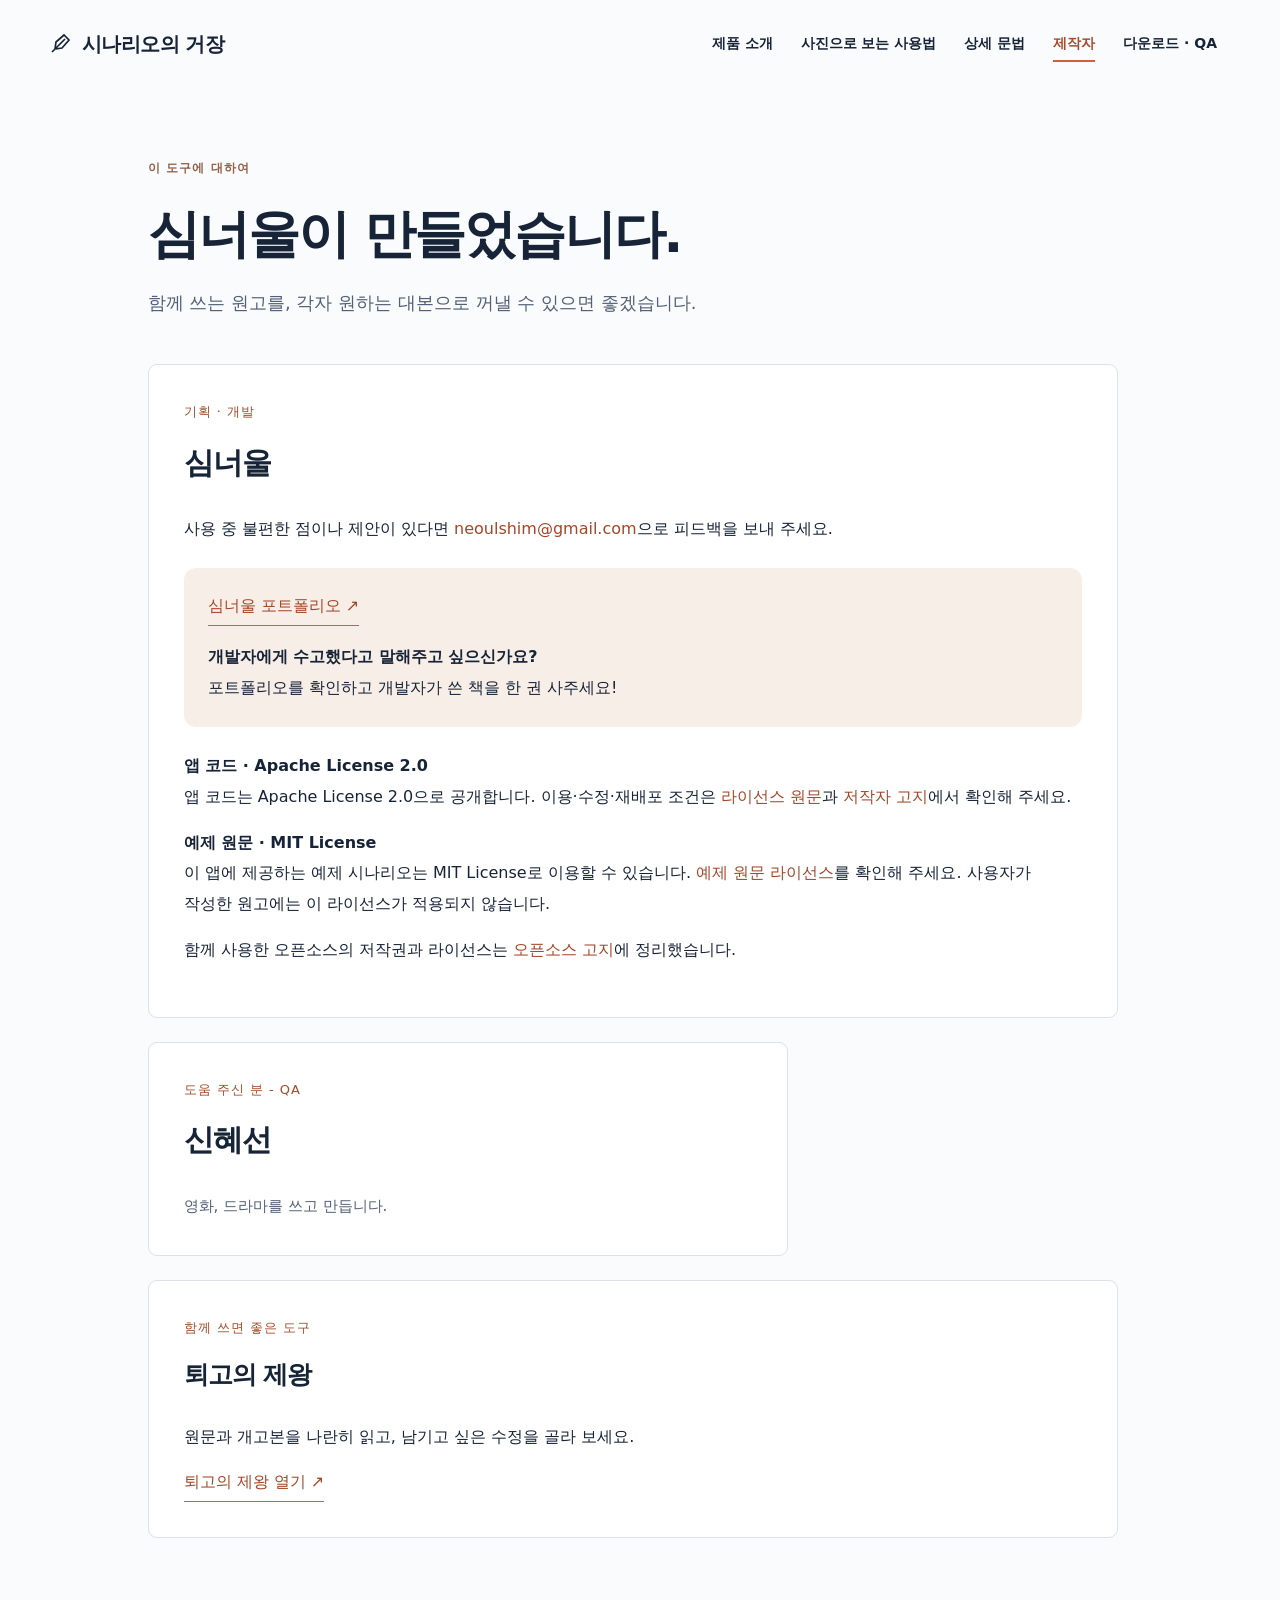
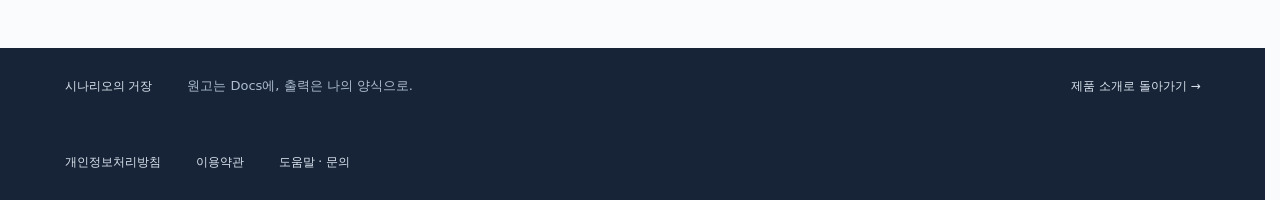
<file: creators.html>
<!doctype html>
<html lang="ko">
<head>
  <meta charset="utf-8">
  <meta name="viewport" content="width=device-width, initial-scale=1">
  <meta name="theme-color" content="#172437">
  <meta name="description" content="시나리오의 거장을 만드는 사람들. 기획 개발 심너울, QA 신혜선.">
  <title>제작자 — 시나리오의 거장</title>
  <link rel="icon" href="data:image/svg+xml,%3Csvg xmlns='http://www.w3.org/2000/svg' viewBox='0 0 40 40'%3E%3Crect width='40' height='40' rx='10' fill='%23172437'/%3E%3Cpath d='M12 28L27 13M15 24l-3 4 5-1 12-13-3-3z' fill='none' stroke='%23fafbfc' stroke-width='2'/%3E%3C/svg%3E">
  <style>
    *{box-sizing:border-box}html{scroll-behavior:smooth}body{margin:0;background:#fafbfc;color:#172437;font-family:system-ui,-apple-system,"Segoe UI","Malgun Gothic",sans-serif;line-height:1.75;word-break:keep-all}a{color:inherit;text-decoration:none}a:focus-visible,summary:focus-visible{outline:3px solid #d45e35;outline-offset:5px}svg{flex-shrink:0}header{max-width:1280px;margin:auto;padding:28px 48px;display:flex;align-items:center;justify-content:space-between;gap:24px}.brand{display:flex;align-items:center;gap:10px;font-size:20px;font-weight:750;letter-spacing:-.6px}nav{display:flex;gap:30px;align-items:center;font-size:14px;font-weight:600}.status{border:1px solid #d7dfe7;padding:7px 14px;border-radius:30px;color:#657287;font-size:12px}.hero{max-width:1280px;margin:auto;padding:52px 72px 72px;display:grid;grid-template-columns:minmax(0,1fr) minmax(0,1fr);gap:72px;align-items:center}.eyebrow{font-size:12px;font-weight:700;color:#94614b;letter-spacing:1.2px;margin:0 0 24px}h1{font-size:clamp(42px,4.8vw,68px);line-height:1.2;letter-spacing:-3.5px;margin:0 0 28px}h1 em{color:#d45e35;font-style:normal}.lead{font-size:18px;line-height:1.85;color:#4b5c70;margin:0 0 30px}.cta{display:inline-flex;align-items:center;gap:24px;background:#172437;color:white;padding:14px 23px;border-radius:5px;font-weight:600}.cta:hover{background:#2b405e}.release{color:#68768a;font-size:13px;line-height:1.7;margin:15px 0 0}.preview{min-width:0;background:#e9edf2;border:1px solid #dbe1e8;border-radius:9px;padding:18px 20px 12px}.preview-bar{display:flex;align-items:center;justify-content:space-between;gap:12px;font-size:12px;margin-bottom:15px;color:#526174}.paper{position:relative;aspect-ratio:210/297;background:#fff;padding:10% 12%;font-family:"Batang","Noto Serif KR",serif;font-size:clamp(10px,1vw,13px);line-height:1.9;box-shadow:0 2px 8px #17243708}.paper-header{font-size:.7em;color:#737a83;border-bottom:1px solid #edf0f3;padding-bottom:14px;margin-bottom:24px}.scene{font-weight:bold;margin:0 0 20px}.action{margin:0 0 18px}.speech{width:65%;margin:0 auto 18px}.character{text-align:center;margin:0 0 4px;font-weight:bold}.dialogue{margin:0}.parenthetical{font-size:.9em;margin:0 0 3px}.transition{text-align:right;font-weight:bold;margin-top:22px}.page-number{position:absolute;bottom:5%;left:0;right:0;text-align:center;font-size:.7em}.preview-note{font-size:11px;color:#617186;text-align:center;margin:10px 0 0}.flow{max-width:1136px;margin:0 auto 65px;padding:36px 40px;display:grid;grid-template-columns:repeat(3,minmax(0,1fr));gap:48px;border-top:1px solid #dce2e8;border-bottom:1px solid #dce2e8}.step{color:#b35b36;font-size:12px;letter-spacing:2px}.flow h2{font-size:20px;letter-spacing:-.5px;margin:8px 0}.flow p{font-size:15px;color:#536176;margin:0}.about{max-width:1136px;margin:0 auto 70px;display:grid;grid-template-columns:1fr 1.2fr;gap:96px;padding:24px 0}.about h2{font-size:34px;line-height:1.4;letter-spacing:-1.2px;margin:0 0 20px}.about p{color:#536176;font-size:16px}.about .eyebrow{font-size:12px;color:#94614b}details{border-bottom:1px solid #dce2e8;padding:20px 0}details:first-child{border-top:1px solid #dce2e8}summary{font-size:17px;font-weight:650;cursor:pointer}details p{margin:14px 0 0}.closing{max-width:1136px;margin:0 auto 65px;padding:35px 40px;background:#edf1f5;border-radius:8px;display:flex;align-items:center;justify-content:space-between;gap:24px}.closing h2{font-size:23px;margin:0 0 5px;letter-spacing:-.5px}.closing p{margin:0;font-size:14px;color:#607087}.closing .status{white-space:nowrap;background:#fafbfc}footer{background:#172437;color:#dce5f0;padding:27px max(32px,calc((100% - 1136px)/2));display:flex;gap:35px;font-size:13px;align-items:center}footer p{margin:0;flex:1;color:#aebed0}footer a{font-size:12px}
    @media(max-width:1100px){header{padding:24px 32px}.hero{padding:36px 32px 55px;gap:32px}.flow,.about,.closing{margin-left:32px;margin-right:32px}.about{gap:40px}.paper{font-size:11px}}
    @media(max-width:760px){header{padding:20px 22px;align-items:flex-start;flex-direction:column;gap:15px}nav{font-size:13px;gap:22px}.brand{font-size:19px}.hero{grid-template-columns:1fr;padding:30px 22px 35px;gap:35px}h1{font-size:clamp(38px,11.5vw,54px);letter-spacing:-2px}.lead{font-size:16px}.preview{max-width:490px;width:100%;margin:auto;padding:14px}.paper{font-size:clamp(9px,2.6vw,13px)}.paper-header{margin-bottom:18px}.scene,.action,.speech{margin-bottom:14px}.flow{grid-template-columns:1fr;gap:24px;margin:0 22px 35px;padding:28px 0}.about{grid-template-columns:1fr;margin:0 22px 35px;gap:15px}.about h2{font-size:30px}.closing{margin:0 22px 35px;padding:26px;flex-direction:column;align-items:flex-start}.closing h2{font-size:22px}footer{padding:26px 22px;flex-direction:column;align-items:flex-start;gap:12px}}
    @media(prefers-reduced-motion:reduce){html{scroll-behavior:auto}}
    .paper{aspect-ratio:auto;min-height:640px;padding-bottom:65px;font-size:12px;line-height:1.85}.examples,.drive-section{max-width:1136px;margin:0 auto 80px;scroll-margin-top:30px}.examples h2,.drive-section h2{font-size:40px;line-height:1.3;letter-spacing:-1.5px;margin:0 0 22px}.section-lead{font-size:17px;color:#4b5c70;line-height:1.9}.example-disclaimer{font-size:12px;color:#6b7788;max-width:850px}.example-pair{margin-top:36px;border:1px solid #dce2e8;border-radius:9px;overflow:hidden;background:#fff}.pair-heading{padding:24px 28px;background:#edf1f5}.pair-heading h3{font-size:22px;margin:5px 0}.pair-heading p{font-size:14px;color:#536176;margin:0}.pair-grid{display:grid;grid-template-columns:minmax(0,1fr) minmax(0,1fr)}.source-example{background:#f2f4f7;border-right:1px solid #dce2e8}.example-label{padding:18px 26px;border-bottom:1px solid #dce2e8;display:flex;flex-wrap:wrap;justify-content:space-between;gap:5px;font-size:13px}.example-label span{font-size:11px;color:#68768a}.source-example pre{white-space:pre-wrap;overflow-wrap:anywhere;word-break:normal;font:14px/1.95 ui-monospace,"Consolas","Malgun Gothic",monospace;padding:28px;margin:0;color:#34485e}.sample-script{padding:32px;font:15px/1.95 "Batang","Noto Serif KR",serif;overflow-wrap:anywhere;word-break:normal}.sample-script .speech{width:74%;margin-bottom:24px}.sample-script .parenthetical{margin-top:8px}.drama-script .speech{width:100%;display:grid;grid-template-columns:48px minmax(0,1fr);gap:16px}.drama-script .character{text-align:left}.drama-script .parenthetical{margin-top:0}.pair-caption{border-top:1px solid #dce2e8;padding:18px 28px;margin:0;font-size:13px;color:#536176}.syntax-note{margin-top:26px;padding:22px 28px;border-left:3px solid #d45e35;background:#f1f3f6;font-size:14px}.syntax-note p{margin:7px 0 0;color:#4b5c70}code{font-family:ui-monospace,monospace;color:#9a4528;background:#f4eae4;padding:1px 4px;border-radius:3px}.drive-section{border-top:1px solid #dce2e8;padding-top:60px;display:grid;grid-template-columns:minmax(0,1fr) minmax(0,1fr);gap:30px 70px}.drive-section>div>p:not(.eyebrow){color:#536176}.drive-flow{list-style:none;padding:0;margin:0}.drive-flow li{display:flex;gap:20px;padding:22px 0;border-bottom:1px solid #dce2e8}.drive-icon{display:flex;align-items:center;justify-content:center;flex-shrink:0;width:43px;height:43px;border-radius:10px;background:#e4ebf3;color:#365979;font-size:13px;font-weight:700}.drive-flow h3{font-size:19px;margin:0 0 6px}.drive-flow p{font-size:14px;color:#536176;margin:0}.drive-file{display:inline-block;margin-top:12px;padding:6px 12px;background:#eef1f5;font-size:12px;color:#566478;border-radius:4px}.drive-footnote{grid-column:1/-1;font-size:12px;color:#6b7788;margin:0}
    @media(max-width:1100px){.examples,.drive-section{margin-left:32px;margin-right:32px}.paper{font-size:11px;min-height:590px}.drive-section{gap:30px}}
    @media(max-width:760px){nav{flex-wrap:wrap;gap:12px 18px}.paper{font-size:12px;min-height:0;padding:26px 25px 55px}.examples,.drive-section{margin:0 22px 50px}.examples h2,.drive-section h2{font-size:32px}.pair-grid,.drive-section{grid-template-columns:1fr}.source-example{border-right:0;border-bottom:1px solid #dce2e8}.pair-heading{padding:20px}.pair-heading h3{font-size:20px}.source-example pre,.sample-script{padding:22px;font-size:14px}.example-label{padding:16px 22px}.sample-script .speech{width:84%}.drama-script .speech{width:100%;gap:10px;grid-template-columns:40px minmax(0,1fr)}.pair-caption{padding:18px 22px}.syntax-note{padding:20px}.drive-section{padding-top:35px}.section-lead{font-size:16px}}
    .comparison-section{max-width:1280px;padding:0 32px}.comparison-legend{display:flex;flex-wrap:wrap;gap:12px 28px;margin:28px 0 22px;font-size:13px;color:#536176}.comparison-legend b{color:#b35b36;margin-right:8px}.three-views{display:grid;grid-template-columns:repeat(3,minmax(0,1fr));gap:18px}.view-card{min-width:0;border:1px solid #d8e0e9;border-radius:9px;overflow:hidden;background:white}.view-heading{padding:20px 22px;background:#edf1f5;border-bottom:1px solid #dce2e8}.view-heading h3{font-size:24px;margin:3px 0}.view-heading p{font-size:12px;color:#536176;margin:0}.view-scroll{height:520px;overflow-y:scroll;overscroll-behavior-y:contain;scrollbar-gutter:stable;scrollbar-color:#a2b0c1 #edf1f5;scrollbar-width:thin}.view-scroll:focus-visible{outline:3px solid #d45e35;outline-offset:-3px}.source-scroll{background:#f3f5f8}.source-scroll pre{padding:24px;margin:0;white-space:pre-wrap;overflow-wrap:anywhere;word-break:normal;font:13px/1.95 ui-monospace,"Consolas","Malgun Gothic",monospace;color:#34485e}.comparison-script{padding:26px 24px;font:14px/1.95 "Batang","Noto Serif KR",serif;word-break:normal;overflow-wrap:anywhere}.comparison-script .speech{width:100%;margin-bottom:22px}.comparison-script .parenthetical{margin-top:8px}.tab-format .speech{display:grid;grid-template-columns:36px minmax(0,1fr);column-gap:13px}.tab-format .speech>.character{grid-column:1;grid-row:1/span 4;text-align:left}.tab-format .speech>:not(.character){grid-column:2}.tab-format .parenthetical{margin-top:0}.center-format .speech{width:78%;margin-left:auto;margin-right:auto}.center-format .character{text-align:center}.scene-break{border:0;border-top:1px dashed #dce2e8;margin:35px 0}.view-foot{padding:15px 18px;border-top:1px solid #dce2e8;font-size:11px;color:#566478;min-height:52px}.view-foot strong{color:#172437}.output-features{max-width:1136px;margin:0 auto 80px}.export-feature,.custom-feature{display:grid;grid-template-columns:minmax(0,1fr) minmax(0,1fr);gap:70px;padding:45px 0;border-top:1px solid #dce2e8;align-items:center}.output-features h2{font-size:36px;line-height:1.35;letter-spacing:-1.3px;margin:0 0 22px}.output-features p:not(.eyebrow){color:#536176}.export-visual{border-radius:10px;background:#edf1f5;padding:30px;display:flex;flex-direction:column;align-items:center;gap:10px;font-size:14px}.export-arrow{color:#8e9cae}.format-options{display:flex;gap:10px;flex-wrap:wrap;justify-content:center}.format-options span{background:white;border:1px solid #dce2e8;border-radius:4px;padding:6px 15px}.hwpx-file{display:flex;flex-direction:column;align-items:center;background:white;border:1px solid #cbd6e4;border-radius:8px;padding:25px 35px;gap:7px;box-shadow:0 5px 14px #17243706}.hwpx-file b{color:#315879;letter-spacing:2px}.hwpx-file small{font-size:11px;color:#6b7788}.custom-options{margin:0;display:grid;grid-template-columns:1fr 1fr;gap:15px}.custom-options>div{padding:21px 18px;background:#edf1f5;border-radius:6px}.custom-options dt{font-weight:700;font-size:15px}.custom-options dd{margin:7px 0 0;font-size:12px;color:#607087}.feature-small{font-size:12px;line-height:1.8}
    @media(max-width:1100px){.comparison-section{padding:0;margin-left:24px;margin-right:24px}.three-views{gap:10px}.view-heading{padding:18px}.comparison-script{padding:22px 16px;font-size:13px}.source-scroll pre{padding:22px 16px;font-size:12px}.output-features{margin-left:32px;margin-right:32px}.export-feature,.custom-feature{gap:32px}}
    @media(max-width:760px){.three-views{grid-template-columns:1fr}.view-scroll{height:390px}.comparison-script{font-size:14px;padding:24px}.source-scroll pre{font-size:13px;padding:24px}.comparison-section{margin-left:22px;margin-right:22px}.view-heading{padding:18px 22px}.view-heading h3{font-size:23px}.output-features{margin:0 22px 50px}.export-feature,.custom-feature{grid-template-columns:1fr;gap:24px;padding:32px 0}.output-features h2{font-size:30px}.custom-options{gap:10px}.custom-options>div{padding:18px 14px}.custom-options dt{font-size:14px}}
    .creators{max-width:1050px;margin:auto;padding:70px 40px 110px;min-height:calc(100vh - 180px)}.creators h1{font-size:52px;letter-spacing:-2px;margin-bottom:22px}.creators-intro{color:#536176;font-size:18px;margin-bottom:45px}.creator-grid{display:grid;grid-template-columns:1fr 1fr;gap:28px}.creator-card{background:white;border:1px solid #dce2e8;border-radius:9px;padding:35px}.creator-role{font-size:13px;color:#a34d2b;letter-spacing:1px;margin:0 0 12px}.creator-card h2{font-size:30px;margin:0 0 25px;letter-spacing:-1px}.portfolio{display:inline-flex;gap:25px;align-items:center;border-bottom:1px solid #d45e35;padding-bottom:5px;color:#9a4528}.qa-note{font-size:15px;color:#536176;line-height:1.9;margin:0}nav [aria-current=page]{color:#a34d2b;border-bottom:2px solid #d45e35}@media(max-width:760px){.creators{padding:40px 22px 65px}.creators h1{font-size:40px}.creator-grid{grid-template-columns:1fr;gap:18px}.creator-card{padding:28px}}
  
.creators .creator-card{margin-top:24px}.creator-card p{line-height:1.9}.creator-card a{color:#a44728;text-underline-offset:4px}.author-support{background:#f8eee8;border-radius:12px;padding:24px;margin:24px 0}.author-support p{margin-bottom:0}.qa-card{max-width:640px}.related-tool h2{font-size:25px}
</style>
<link rel="stylesheet" href="./site-header.css">
</head>
<body>
  <header class="site-header"><a class="brand" href="./"><svg width="24" height="24" viewBox="0 0 24 24" fill="none" stroke="currentColor" stroke-width="1.7" aria-hidden="true"><path d="m4 20 6-6m-3 3 1-7 8-7 5 5-7 8-7 1Z"/><path d="m10 14 7-7"/></svg>시나리오의 거장</a><nav aria-label="주요 메뉴"><a href="./">제품 소개</a><a href="./guide.html">사진으로 보는 사용법</a><a href="./syntax.html">상세 문법</a><a href="./creators.html" aria-current="page">제작자</a><a href="./install.html">다운로드 · QA</a></nav></header>
<main class="creators"><p class="eyebrow">이 도구에 대하여</p><h1>심너울이 만들었습니다.</h1><p class="creators-intro">함께 쓰는 원고를, 각자 원하는 대본으로 꺼낼 수 있으면 좋겠습니다.</p>
<section class="creator-card" aria-labelledby="creator-name"><p class="creator-role">기획 · 개발</p><h2 id="creator-name">심너울</h2>
<p>사용 중 불편한 점이나 제안이 있다면 <a href="mailto:neoulshim@gmail.com">neoulshim@gmail.com</a>으로 피드백을 보내 주세요.</p>
<div class="author-support"><a class="portfolio" href="https://thundering-pedestrian-751.notion.site/648661f180b94517ad1ee6723591d2cd" target="_blank" rel="noopener noreferrer">심너울 포트폴리오 ↗</a><p><strong>개발자에게 수고했다고 말해주고 싶으신가요?</strong><br>포트폴리오를 확인하고 개발자가 쓴 책을 한 권 사주세요!</p></div>
<p><strong>앱 코드 · Apache License 2.0</strong><br>앱 코드는 Apache License 2.0으로 공개합니다. 이용·수정·재배포 조건은 <a href="./LICENSE.txt">라이선스 원문</a>과 <a href="./NOTICE.txt">저작자 고지</a>에서 확인해 주세요.</p>
<p><strong>예제 원문 · MIT License</strong><br>이 앱에 제공하는 예제 시나리오는 MIT License로 이용할 수 있습니다. <a href="./EXAMPLE_LICENSE.txt">예제 원문 라이선스</a>를 확인해 주세요. 사용자가 작성한 원고에는 이 라이선스가 적용되지 않습니다.</p>
<p>함께 사용한 오픈소스의 저작권과 라이선스는 <a href="./THIRD_PARTY_NOTICES.txt">오픈소스 고지</a>에 정리했습니다.</p>
</section>
<section class="creator-card qa-card" aria-labelledby="qa-name"><p class="creator-role">도움 주신 분 - QA</p><h2 id="qa-name">신혜선</h2><p class="qa-note">영화, 드라마를 쓰고 만듭니다.</p></section>
<section class="creator-card related-tool"><p class="creator-role">함께 쓰면 좋은 도구</p><h2>퇴고의 제왕</h2><p>원문과 개고본을 나란히 읽고, 남기고 싶은 수정을 골라 보세요.</p><a class="portfolio" href="https://neoulshim.github.io/KingOfRevision/">퇴고의 제왕 열기 ↗</a></section></main><footer><a href="./">시나리오의 거장</a><p>원고는 Docs에, 출력은 나의 양식으로.</p><a href="./">제품 소개로 돌아가기 →</a></footer><!-- Cloudflare Web Analytics --><script defer src="./site-runtime.js"></script><!-- End Cloudflare Web Analytics --><footer><a href="./privacy.html">개인정보처리방침</a><a href="./terms.html">이용약관</a><a href="./support.html">도움말 · 문의</a></footer></body></html>
</file>
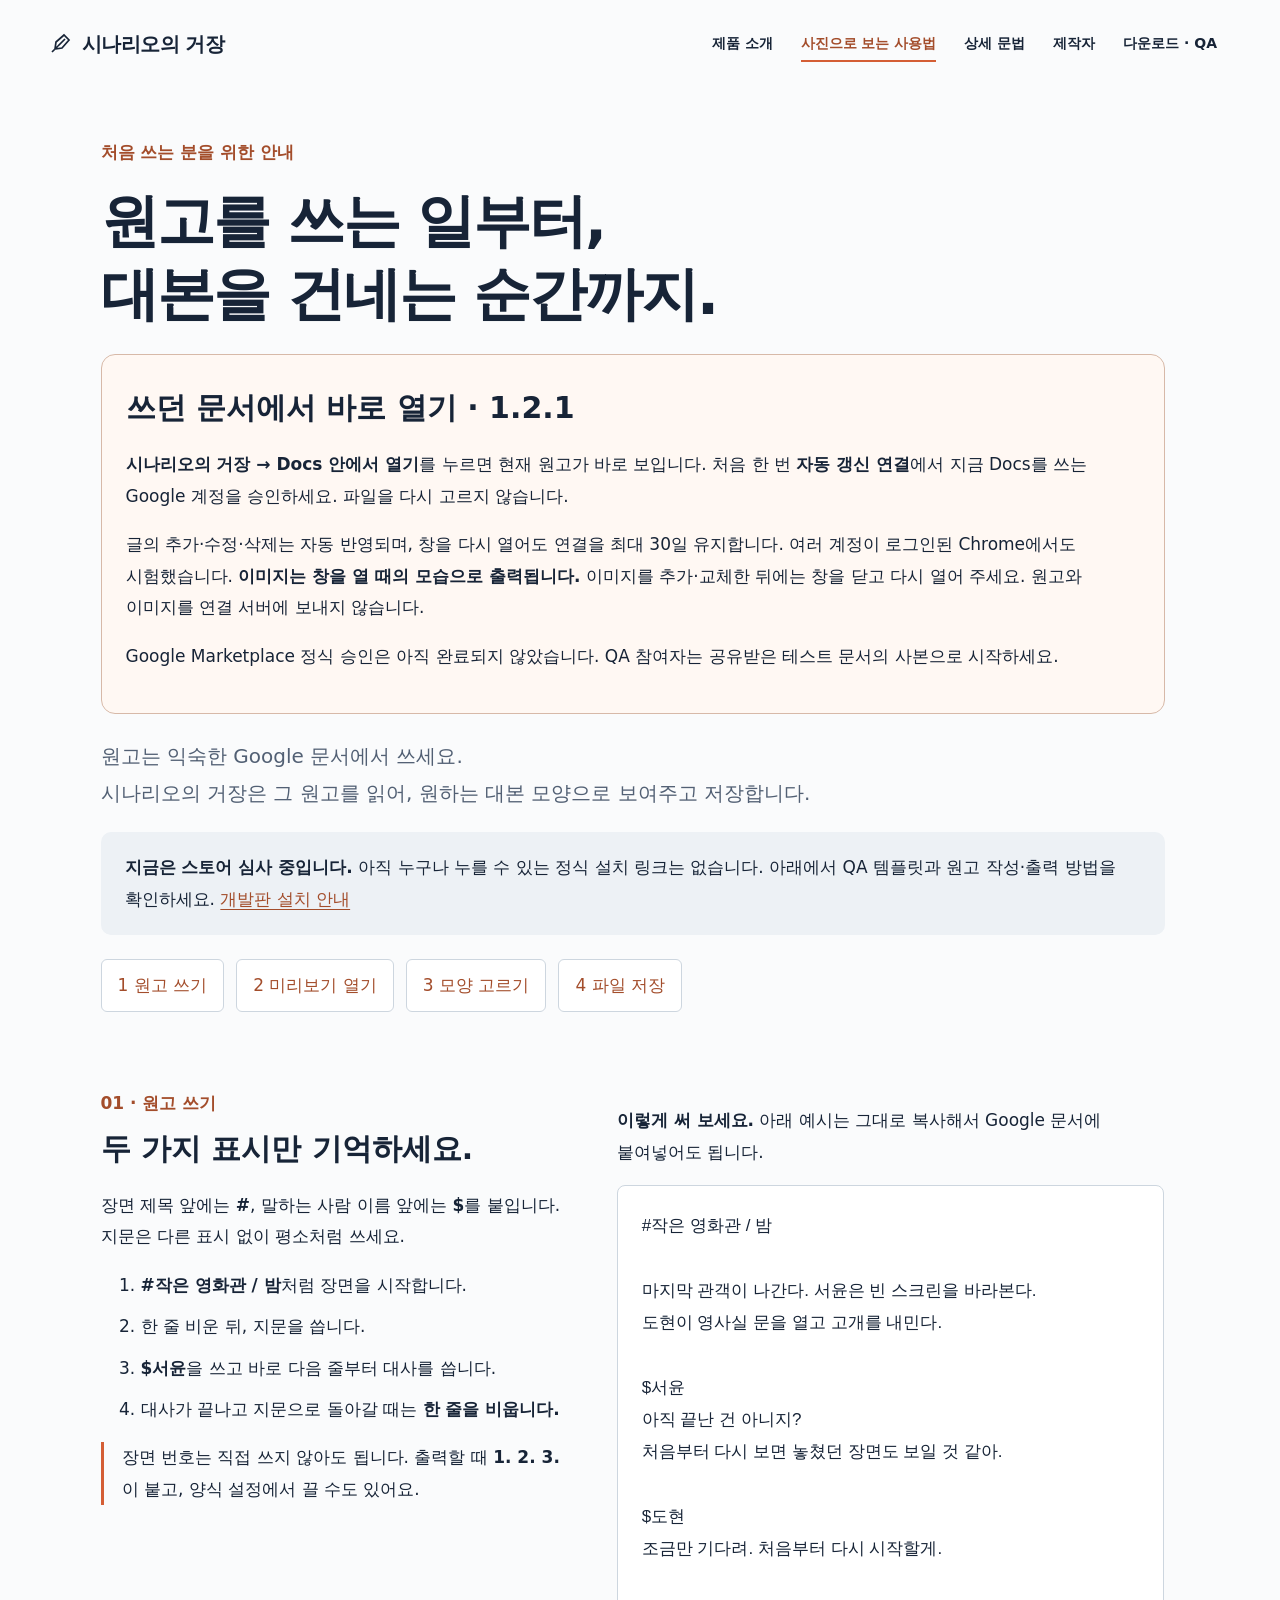
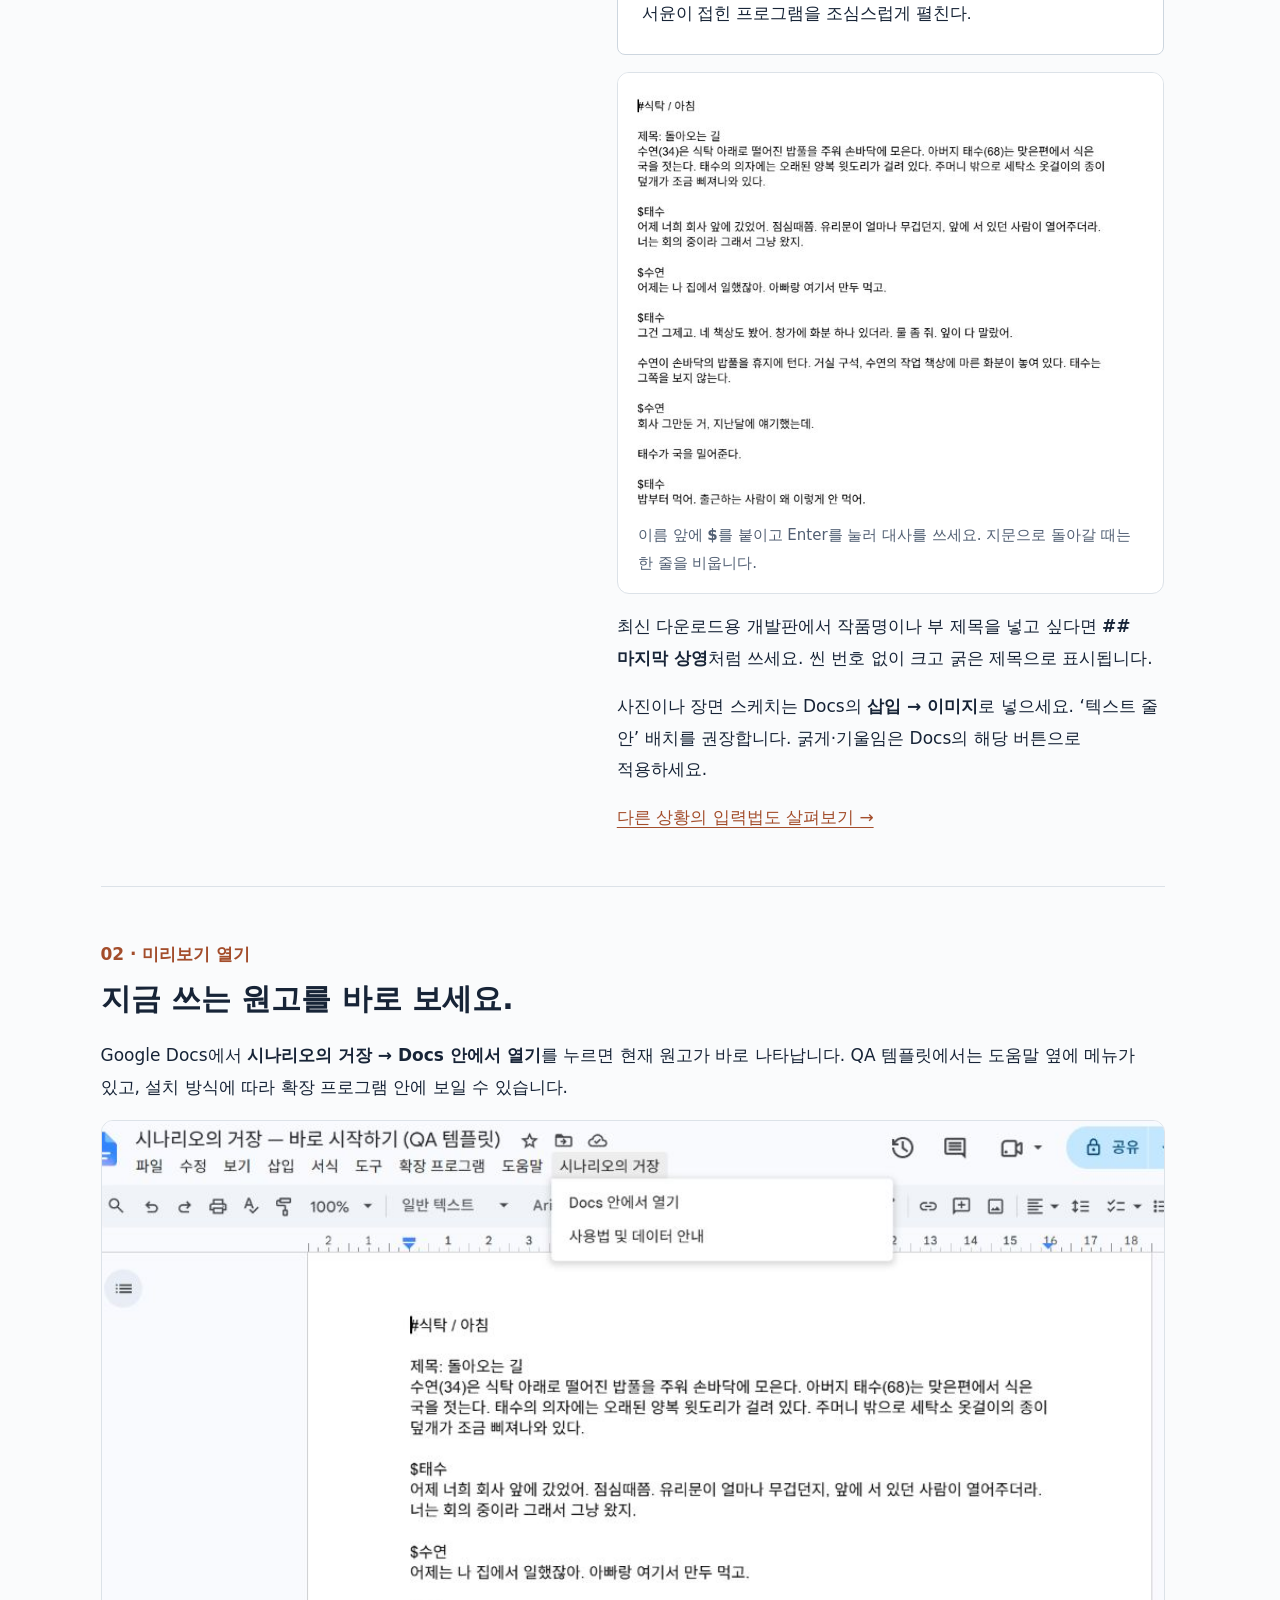
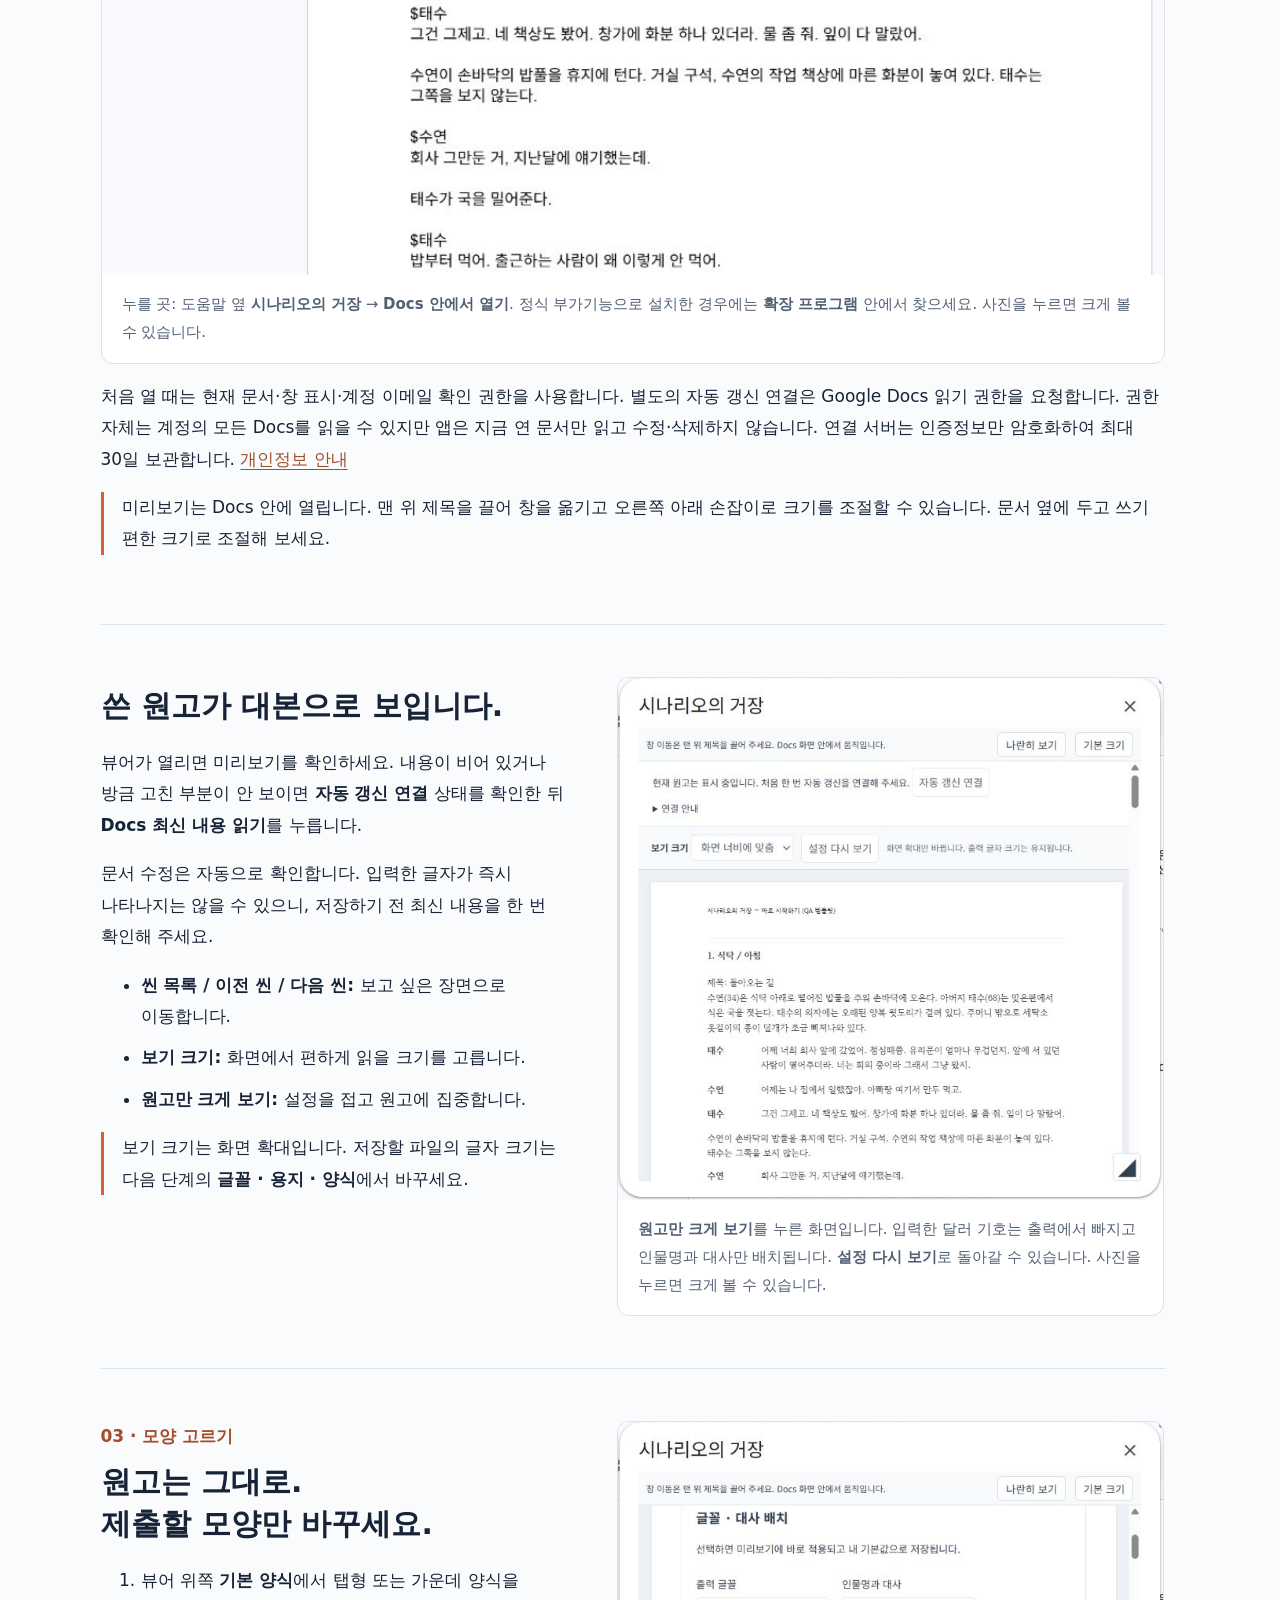
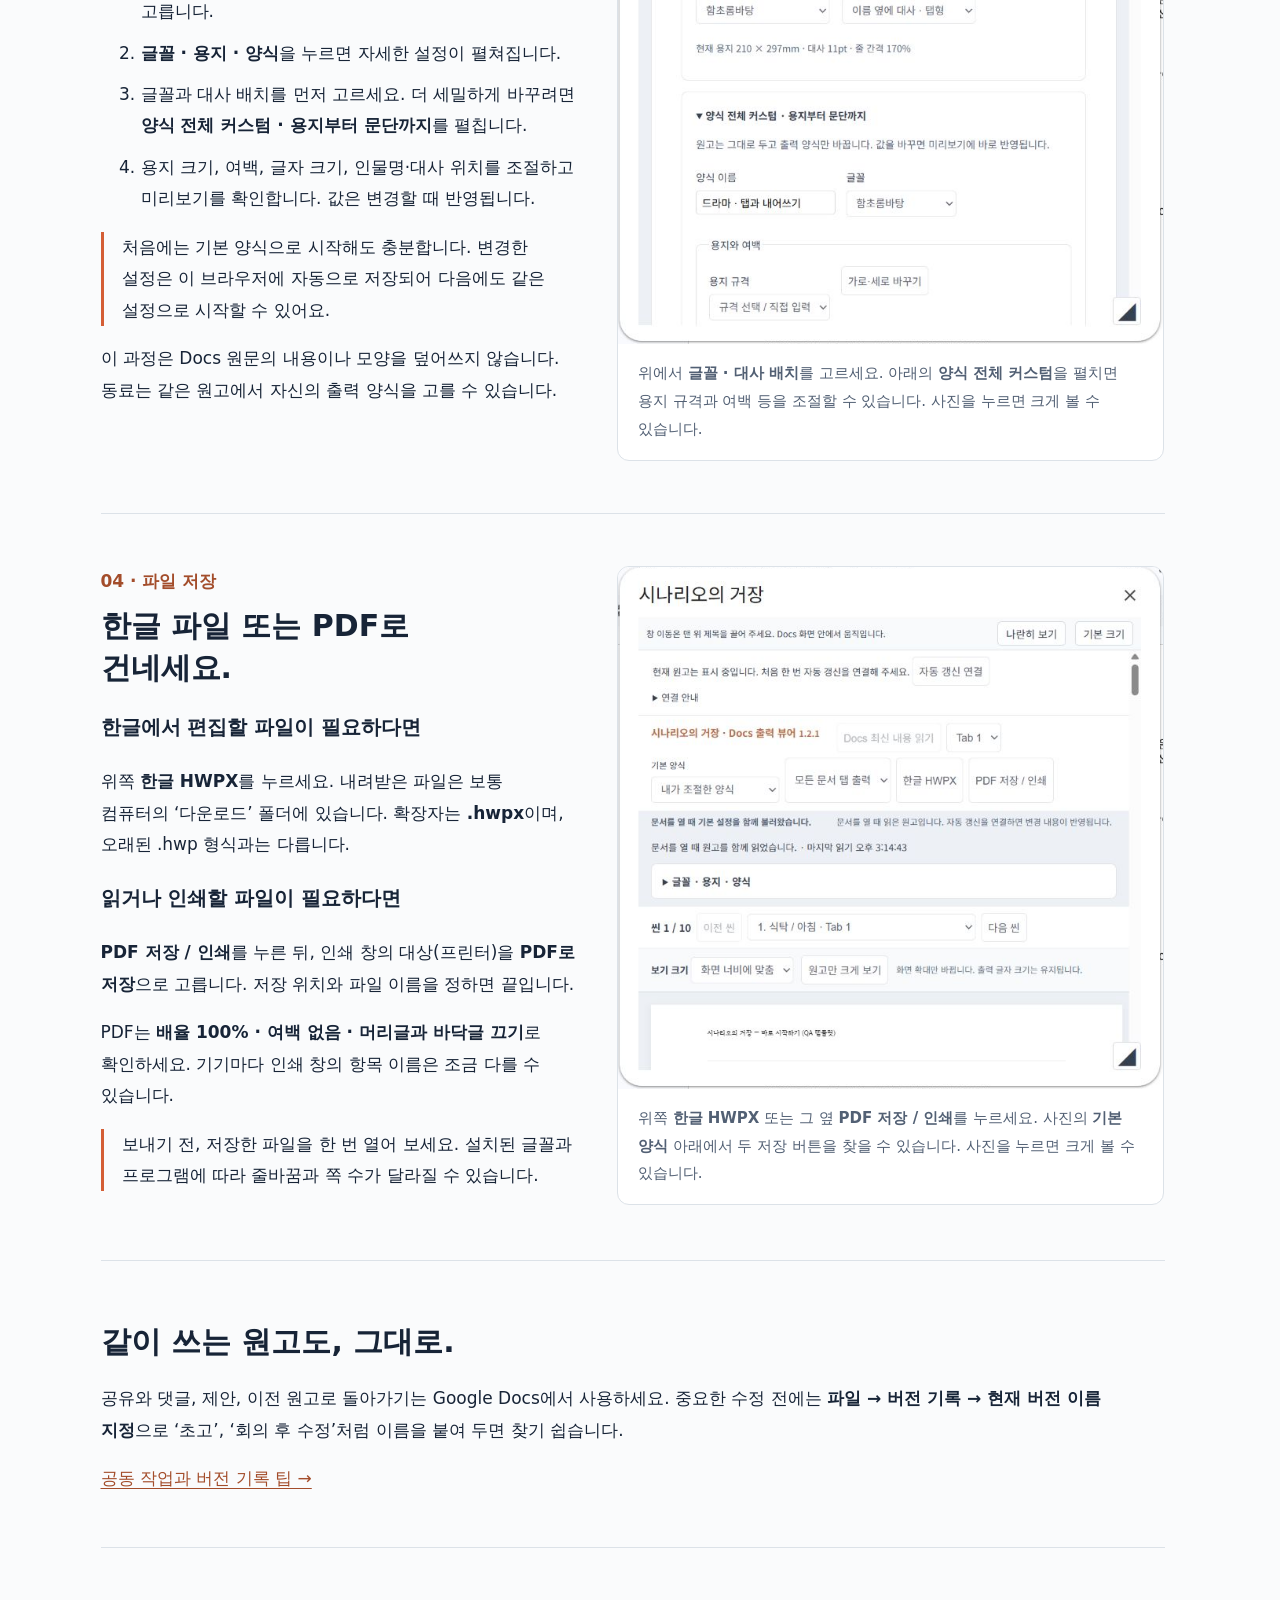
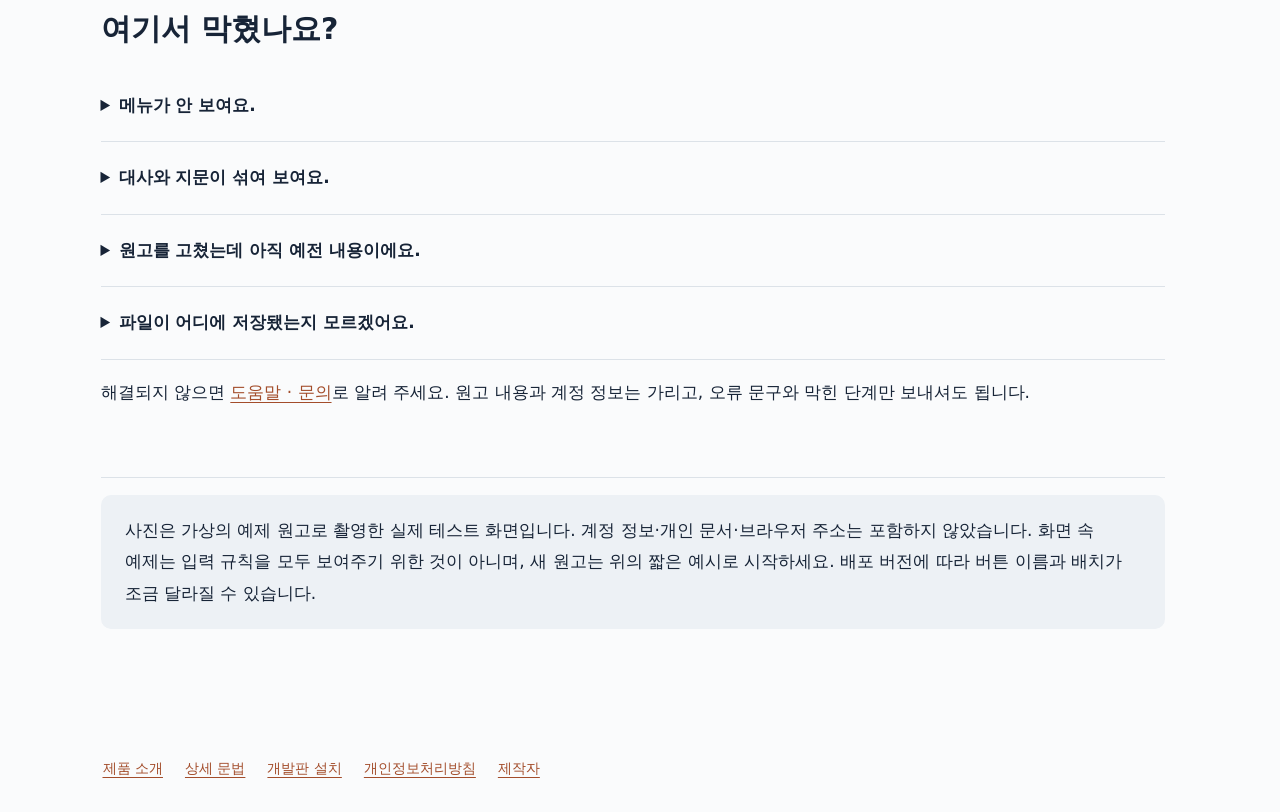
<file: guide.html>
<!doctype html><html lang="ko"><head><meta charset="utf-8"><meta name="viewport" content="width=device-width,initial-scale=1"><title>사진으로 보는 사용법 — 시나리오의 거장</title><meta name="description" content="Google Docs에서 시나리오를 쓰고, 미리보기와 양식 변경을 거쳐 한글 HWPX·PDF로 저장하는 방법을 실제 화면으로 안내합니다."><link rel="stylesheet" href="./site-header.css"><link rel="stylesheet" href="./guide.css"></head><body><header class="site-header"><a class="brand" href="./"><svg width="24" height="24" viewBox="0 0 24 24" fill="none" stroke="currentColor" stroke-width="1.7" aria-hidden="true"><path d="m4 20 6-6m-3 3 1-7 8-7 5 5-7 8-7 1Z"/><path d="m10 14 7-7"/></svg>시나리오의 거장</a><nav aria-label="주요 메뉴"><a href="./">제품 소개</a><a href="./guide.html" aria-current="page">사진으로 보는 사용법</a><a href="./syntax.html">상세 문법</a><a href="./creators.html">제작자</a><a href="./install.html">다운로드 · QA</a></nav></header><main><p class="tag">처음 쓰는 분을 위한 안내</p><h1>원고를 쓰는 일부터,<br>대본을 건네는 순간까지.</h1><section style="margin:24px 0;padding:24px;border:1px solid #d7b9a8;border-radius:14px;background:#fff8f3"><h2>쓰던 문서에서 바로 열기 · 1.2.1</h2><p><strong>시나리오의 거장 → Docs 안에서 열기</strong>를 누르면 현재 원고가 바로 보입니다. 처음 한 번 <strong>자동 갱신 연결</strong>에서 지금 Docs를 쓰는 Google 계정을 승인하세요. 파일을 다시 고르지 않습니다.</p><p>글의 추가·수정·삭제는 자동 반영되며, 창을 다시 열어도 연결을 최대 30일 유지합니다. 여러 계정이 로그인된 Chrome에서도 시험했습니다. <strong>이미지는 창을 열 때의 모습으로 출력됩니다.</strong> 이미지를 추가·교체한 뒤에는 창을 닫고 다시 열어 주세요. 원고와 이미지를 연결 서버에 보내지 않습니다.</p><p>Google Marketplace 정식 승인은 아직 완료되지 않았습니다. QA 참여자는 공유받은 테스트 문서의 사본으로 시작하세요.</p></section><p class="lead">원고는 익숙한 Google 문서에서 쓰세요.<br>시나리오의 거장은 그 원고를 읽어, 원하는 대본 모양으로 보여주고 저장합니다.</p><div class="note"><strong>지금은 스토어 심사 중입니다.</strong> 아직 누구나 누를 수 있는 정식 설치 링크는 없습니다. 아래에서 QA 템플릿과 원고 작성·출력 방법을 확인하세요. <a href="./install.html">개발판 설치 안내</a></div><nav class="steps" aria-label="사용 순서"><a href="#write">1 원고 쓰기</a><a href="#open">2 미리보기 열기</a><a href="#format">3 모양 고르기</a><a href="#save">4 파일 저장</a></nav>
<section class="step-guide" id="write"><div class="step-grid"><div><span class="number">01 · 원고 쓰기</span><h2>두 가지 표시만 기억하세요.</h2><p>장면 제목 앞에는 <strong>#</strong>, 말하는 사람 이름 앞에는 <strong>$</strong>를 붙입니다. 지문은 다른 표시 없이 평소처럼 쓰세요.</p><ol><li><strong>#작은 영화관 / 밤</strong>처럼 장면을 시작합니다.</li><li>한 줄 비운 뒤, 지문을 씁니다.</li><li><strong>$서윤</strong>을 쓰고 바로 다음 줄부터 대사를 씁니다.</li><li>대사가 끝나고 지문으로 돌아갈 때는 <strong>한 줄을 비웁니다.</strong></li></ol><p class="hint">장면 번호는 직접 쓰지 않아도 됩니다. 출력할 때 <strong>1. 2. 3.</strong>이 붙고, 양식 설정에서 끌 수도 있어요.</p></div><div><p><strong>이렇게 써 보세요.</strong> 아래 예시는 그대로 복사해서 Google 문서에 붙여넣어도 됩니다.</p><pre>#작은 영화관 / 밤

마지막 관객이 나간다. 서윤은 빈 스크린을 바라본다.
도현이 영사실 문을 열고 고개를 내민다.

$서윤
아직 끝난 건 아니지?
처음부터 다시 보면 놓쳤던 장면도 보일 것 같아.

$도현
조금만 기다려. 처음부터 다시 시작할게.

서윤이 접힌 프로그램을 조심스럽게 펼친다.</pre><figure><a class="capture" href="./images/guide-write.png" data-enlarge aria-label="달러 기호로 인물명을 적은 실제 Google Docs 원고 — 크게 보기"><img src="./images/guide-write.png" alt="실제 QA 문서의 $태수, $수연과 바로 다음 줄에 쓴 대사" width="700" height="555" loading="lazy"></a><figcaption>이름 앞에 <strong>$</strong>를 붙이고 Enter를 눌러 대사를 쓰세요. 지문으로 돌아갈 때는 한 줄을 비웁니다.</figcaption></figure><p>최신 다운로드용 개발판에서 작품명이나 부 제목을 넣고 싶다면 <strong>##마지막 상영</strong>처럼 쓰세요. 씬 번호 없이 크고 굵은 제목으로 표시됩니다.</p><p>사진이나 장면 스케치는 Docs의 <strong>삽입 → 이미지</strong>로 넣으세요. ‘텍스트 줄 안’ 배치를 권장합니다. 굵게·기울임은 Docs의 해당 버튼으로 적용하세요.</p><a href="./syntax.html">다른 상황의 입력법도 살펴보기 →</a></div></div></section>
<section class="step-guide" id="open"><span class="number">02 · 미리보기 열기</span><h2>지금 쓰는 원고를 바로 보세요.</h2><p>Google Docs에서 <strong>시나리오의 거장 → Docs 안에서 열기</strong>를 누르면 현재 원고가 바로 나타납니다. QA 템플릿에서는 도움말 옆에 메뉴가 있고, 설치 방식에 따라 확장 프로그램 안에 보일 수 있습니다.</p><figure><a class="capture menu" href="./images/guide-open.png?v=dollar1" data-enlarge aria-label="QA 문서에서 도움말 옆 시나리오의 거장 메뉴와 Docs 안에서 열기를 연 화면 — 크게 보기"><img src="./images/guide-open.png?v=dollar1" alt="QA 문서에서 도움말 옆 시나리오의 거장 메뉴와 Docs 안에서 열기를 연 화면" loading="lazy" width="1000" height="710"></a><figcaption>누를 곳: 도움말 옆 <strong>시나리오의 거장</strong> → <strong>Docs 안에서 열기</strong>. 정식 부가기능으로 설치한 경우에는 <strong>확장 프로그램</strong> 안에서 찾으세요. <span>사진을 누르면 크게 볼 수 있습니다.</span></figcaption></figure><p>처음 열 때는 현재 문서·창 표시·계정 이메일 확인 권한을 사용합니다. 별도의 자동 갱신 연결은 Google Docs 읽기 권한을 요청합니다. 권한 자체는 계정의 모든 Docs를 읽을 수 있지만 앱은 지금 연 문서만 읽고 수정·삭제하지 않습니다. 연결 서버는 인증정보만 암호화하여 최대 30일 보관합니다. <a href="./privacy.html">개인정보 안내</a></p><p class="hint">미리보기는 Docs 안에 열립니다. 맨 위 제목을 끌어 창을 옮기고 오른쪽 아래 손잡이로 크기를 조절할 수 있습니다. 문서 옆에 두고 쓰기 편한 크기로 조절해 보세요.</p></section>
<section class="step-guide"><div class="step-grid"><div><h2>쓴 원고가 대본으로 보입니다.</h2><p>뷰어가 열리면 미리보기를 확인하세요. 내용이 비어 있거나 방금 고친 부분이 안 보이면 <strong>자동 갱신 연결</strong> 상태를 확인한 뒤 <strong>Docs 최신 내용 읽기</strong>를 누릅니다.</p><p>문서 수정은 자동으로 확인합니다. 입력한 글자가 즉시 나타나지는 않을 수 있으니, 저장하기 전 최신 내용을 한 번 확인해 주세요.</p><ul><li><strong>씬 목록 / 이전 씬 / 다음 씬:</strong> 보고 싶은 장면으로 이동합니다.</li><li><strong>보기 크기:</strong> 화면에서 편하게 읽을 크기를 고릅니다.</li><li><strong>원고만 크게 보기:</strong> 설정을 접고 원고에 집중합니다.</li></ul><p class="hint">보기 크기는 화면 확대입니다. 저장할 파일의 글자 크기는 다음 단계의 <strong>글꼴 · 용지 · 양식</strong>에서 바꾸세요.</p></div><figure><a class="capture " href="./images/guide-preview.png?v=dollar1" data-enlarge aria-label="달러 기호로 쓴 원고가 인물명과 대사로 변환된 실제 미리보기 창 — 크게 보기"><img src="./images/guide-preview.png?v=dollar1" alt="달러 기호로 쓴 원고가 인물명과 대사로 변환된 실제 미리보기 창" loading="lazy" width="694" height="664"></a><figcaption><strong>원고만 크게 보기</strong>를 누른 화면입니다. 입력한 달러 기호는 출력에서 빠지고 인물명과 대사만 배치됩니다. <strong>설정 다시 보기</strong>로 돌아갈 수 있습니다. <span>사진을 누르면 크게 볼 수 있습니다.</span></figcaption></figure></div></section>
<section class="step-guide" id="format"><div class="step-grid"><div><span class="number">03 · 모양 고르기</span><h2>원고는 그대로.<br>제출할 모양만 바꾸세요.</h2><ol><li>뷰어 위쪽 <strong>기본 양식</strong>에서 탭형 또는 가운데 양식을 고릅니다.</li><li><strong>글꼴 · 용지 · 양식</strong>을 누르면 자세한 설정이 펼쳐집니다.</li><li>글꼴과 대사 배치를 먼저 고르세요. 더 세밀하게 바꾸려면 <strong>양식 전체 커스텀 · 용지부터 문단까지</strong>를 펼칩니다.</li><li>용지 크기, 여백, 글자 크기, 인물명·대사 위치를 조절하고 미리보기를 확인합니다. 값은 변경할 때 반영됩니다.</li></ol><p class="hint">처음에는 기본 양식으로 시작해도 충분합니다. 변경한 설정은 이 브라우저에 자동으로 저장되어 다음에도 같은 설정으로 시작할 수 있어요.</p><p>이 과정은 Docs 원문의 내용이나 모양을 덮어쓰지 않습니다. 동료는 같은 원고에서 자신의 출력 양식을 고를 수 있습니다.</p></div><figure><a class="capture " href="./images/guide-settings.png?v=dollar1" data-enlarge aria-label="글꼴과 대사 배치 및 용지 크기 여백을 조절하는 실제 설정 화면 — 크게 보기"><img src="./images/guide-settings.png?v=dollar1" alt="글꼴과 대사 배치 및 용지 크기 여백을 조절하는 실제 설정 화면" loading="lazy" width="694" height="664"></a><figcaption>위에서 <strong>글꼴 · 대사 배치</strong>를 고르세요. 아래의 <strong>양식 전체 커스텀</strong>을 펼치면 용지 규격과 여백 등을 조절할 수 있습니다. <span>사진을 누르면 크게 볼 수 있습니다.</span></figcaption></figure></div></section>
<section class="step-guide" id="save"><div class="step-grid"><div><span class="number">04 · 파일 저장</span><h2>한글 파일 또는 PDF로<br>건네세요.</h2><h3>한글에서 편집할 파일이 필요하다면</h3><p>위쪽 <strong>한글 HWPX</strong>를 누르세요. 내려받은 파일은 보통 컴퓨터의 ‘다운로드’ 폴더에 있습니다. 확장자는 <strong>.hwpx</strong>이며, 오래된 .hwp 형식과는 다릅니다.</p><h3>읽거나 인쇄할 파일이 필요하다면</h3><p><strong>PDF 저장 / 인쇄</strong>를 누른 뒤, 인쇄 창의 대상(프린터)을 <strong>PDF로 저장</strong>으로 고릅니다. 저장 위치와 파일 이름을 정하면 끝입니다.</p><p>PDF는 <strong>배율 100% · 여백 없음 · 머리글과 바닥글 끄기</strong>로 확인하세요. 기기마다 인쇄 창의 항목 이름은 조금 다를 수 있습니다.</p><p class="hint">보내기 전, 저장한 파일을 한 번 열어 보세요. 설치된 글꼴과 프로그램에 따라 줄바꿈과 쪽 수가 달라질 수 있습니다.</p></div><figure><a class="capture " href="./images/guide-export.png?v=dollar1" data-enlarge aria-label="미리보기 위쪽에 한글 HWPX와 PDF 저장 인쇄 버튼이 표시된 화면 — 크게 보기"><img src="./images/guide-export.png?v=dollar1" alt="미리보기 위쪽에 한글 HWPX와 PDF 저장 인쇄 버튼이 표시된 화면" loading="lazy" width="694" height="664"></a><figcaption>위쪽 <strong>한글 HWPX</strong> 또는 그 옆 <strong>PDF 저장 / 인쇄</strong>를 누르세요. 사진의 <strong>기본 양식</strong> 아래에서 두 저장 버튼을 찾을 수 있습니다. <span>사진을 누르면 크게 볼 수 있습니다.</span></figcaption></figure></div></section>
<section class="step-guide"><h2>같이 쓰는 원고도, 그대로.</h2><p>공유와 댓글, 제안, 이전 원고로 돌아가기는 Google Docs에서 사용하세요. 중요한 수정 전에는 <strong>파일 → 버전 기록 → 현재 버전 이름 지정</strong>으로 ‘초고’, ‘회의 후 수정’처럼 이름을 붙여 두면 찾기 쉽습니다.</p><a href="./#collaboration">공동 작업과 버전 기록 팁 →</a></section>
<section class="step-guide"><h2>여기서 막혔나요?</h2><details><summary>메뉴가 안 보여요.</summary><p>문서를 새로고침하고, 설치한 Google 계정으로 열었는지 확인하세요. 현재 스토어는 심사 중이므로 처음 방문한 분에게 메뉴가 저절로 생기지는 않습니다. QA 템플릿을 복사하거나 개발판 설치 안내를 확인하세요.</p></details><details><summary>대사와 지문이 섞여 보여요.</summary><p>이름 앞의 $를 확인하세요. 대사 뒤에 지문을 쓸 때는 한 줄을 비우세요. 빈 줄 뒤에도 같은 인물이 말한다면 $이름을 다시 적습니다.</p></details><details><summary>원고를 고쳤는데 아직 예전 내용이에요.</summary><p>Docs의 저장이 끝났는지, 뷰어 맨 위에 ‘자동 갱신 연결됨’이 보이는지 확인하세요. 처음 연결하지 않았거나 만료된 경우 ‘자동 갱신 연결’을 누릅니다. 글은 자동 반영됩니다. 이미지 변경은 창을 닫고 다시 열어 주세요.</p></details><details><summary>파일이 어디에 저장됐는지 모르겠어요.</summary><p>브라우저 오른쪽 위의 다운로드 목록 또는 컴퓨터의 다운로드 폴더를 확인하세요. PDF는 인쇄 창에서 ‘PDF로 저장’을 선택한 뒤 저장 버튼까지 눌러야 파일이 만들어집니다.</p></details><p>해결되지 않으면 <a href="./support.html">도움말 · 문의</a>로 알려 주세요. 원고 내용과 계정 정보는 가리고, 오류 문구와 막힌 단계만 보내셔도 됩니다.</p></section><p class="note">사진은 가상의 예제 원고로 촬영한 실제 테스트 화면입니다. 계정 정보·개인 문서·브라우저 주소는 포함하지 않았습니다. 화면 속 예제는 입력 규칙을 모두 보여주기 위한 것이 아니며, 새 원고는 위의 짧은 예시로 시작하세요. 배포 버전에 따라 버튼 이름과 배치가 조금 달라질 수 있습니다.</p></main><footer><a href="./">제품 소개</a><a href="./syntax.html">상세 문법</a><a href="./install.html">개발판 설치</a><a href="./privacy.html">개인정보처리방침</a><a href="./creators.html">제작자</a></footer><dialog id="picture"><button type="button" autofocus>닫기 ✕</button><div id="picture-content"></div></dialog><script src="./guide.js" defer></script><script defer src="./site-runtime.js"></script></body></html>
</file>
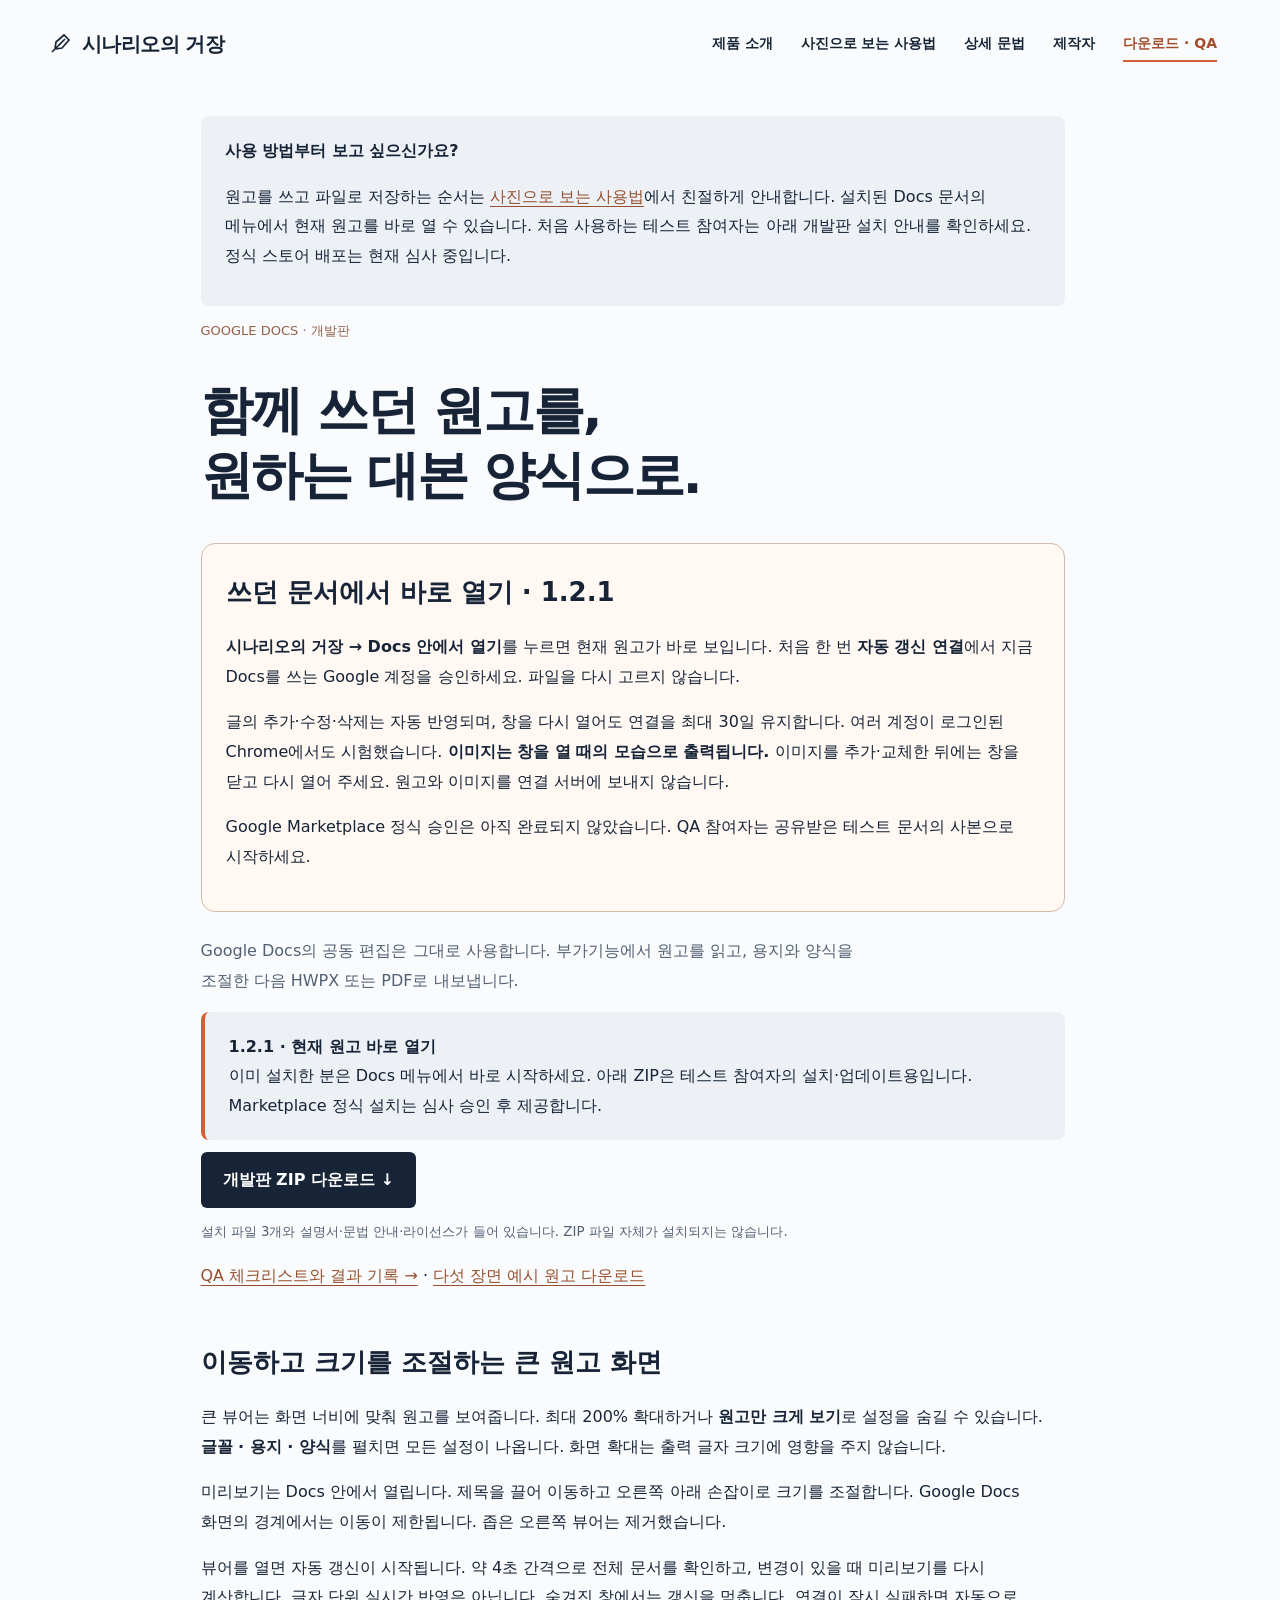
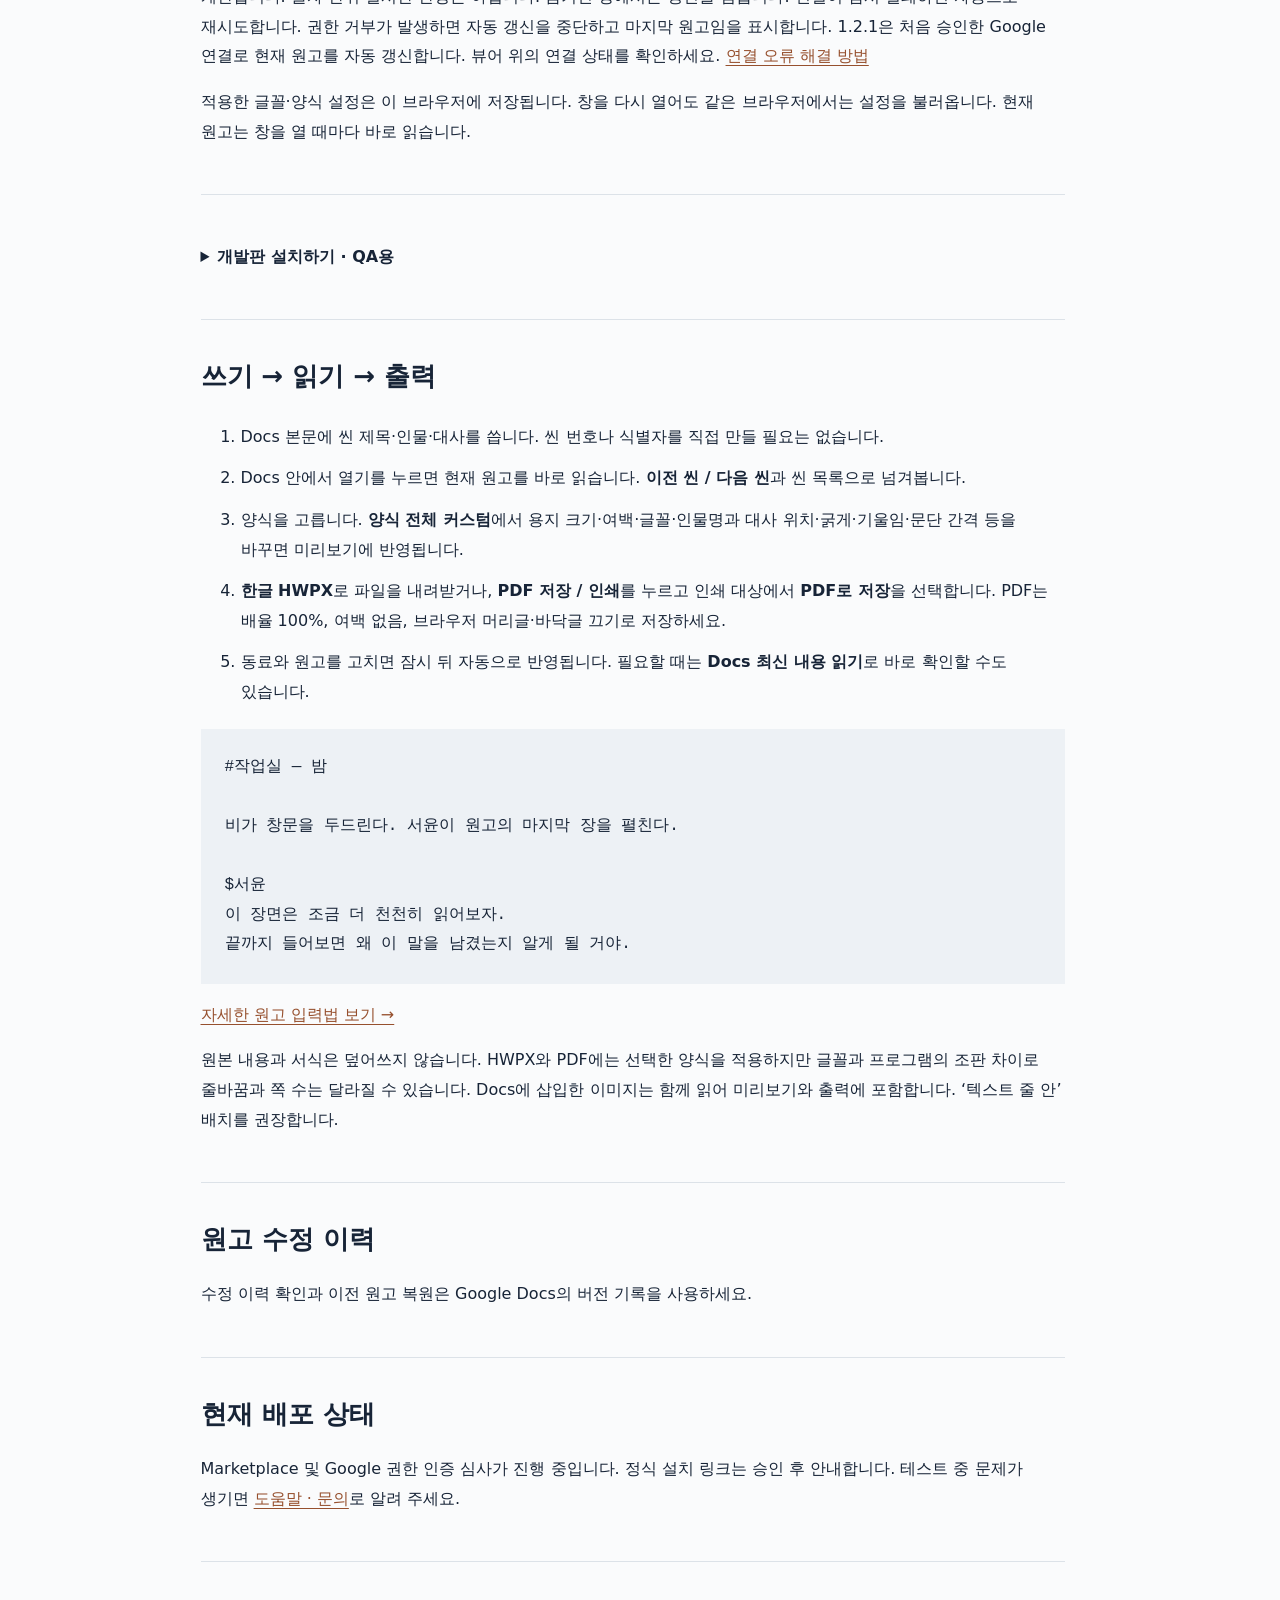
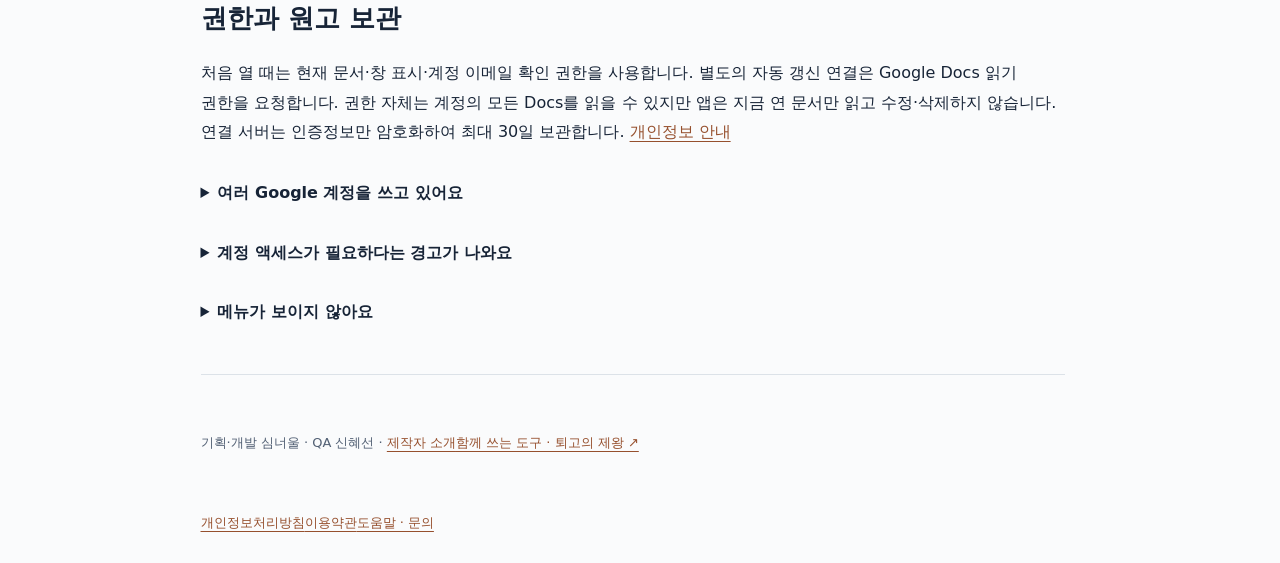
<file: install.html>
<!doctype html><html lang="ko"><head><meta charset="utf-8"><meta name="viewport" content="width=device-width,initial-scale=1"><title>설치와 사용법 · 시나리오의 거장</title><style>*{box-sizing:border-box}body{margin:0;background:#fafbfc;color:#172437;font:16px/1.85 system-ui,'Malgun Gothic',sans-serif;word-break:keep-all}header,main,footer{max-width:920px;margin:auto;padding:28px}header{display:flex;justify-content:space-between;gap:24px;flex-wrap:wrap}nav{display:flex;gap:22px;flex-wrap:wrap}a{color:#96502e;text-underline-offset:4px}h1{font-size:clamp(32px,6vw,52px);line-height:1.25;letter-spacing:-2px}h2{font-size:26px;margin:0 0 16px}section{padding:32px 0;border-bottom:1px solid #dce2e8}.intro{max-width:680px;color:#526074}.tag{font-size:13px;color:#94614b}.button{display:inline-block;background:#172437;color:white;padding:13px 22px;border-radius:6px;text-decoration:none;font-weight:bold;margin:12px 0}.note{background:#edf1f5;border-radius:8px;padding:20px 24px}.warning{border-left:4px solid #d45e35}li{padding:6px 0}code{background:#edf1f5;padding:2px 5px;border-radius:3px}pre{background:#edf1f5;padding:24px;white-space:pre-wrap}small{display:block;color:#526074}details{padding:15px 0}summary{cursor:pointer;font-weight:700}figure{margin:20px 0;padding:12px;background:white;border:1px solid #dce2e8;border-radius:8px}figure img{display:block;width:100%;height:auto}figcaption{font-size:14px;color:#526074;margin-top:10px}figure a{display:block}footer{font-size:13px;color:#526074}a:focus-visible{outline:3px solid #d45e35;outline-offset:4px}</style><link rel="stylesheet" href="./site-header.css">
</head><body>
<header class="site-header"><a class="brand" href="./"><svg width="24" height="24" viewBox="0 0 24 24" fill="none" stroke="currentColor" stroke-width="1.7" aria-hidden="true"><path d="m4 20 6-6m-3 3 1-7 8-7 5 5-7 8-7 1Z"/><path d="m10 14 7-7"/></svg>시나리오의 거장</a><nav aria-label="주요 메뉴"><a href="./">제품 소개</a><a href="./guide.html">사진으로 보는 사용법</a><a href="./syntax.html">상세 문법</a><a href="./creators.html">제작자</a><a href="./install.html" aria-current="page">다운로드 · QA</a></nav></header><main><div class="note"><strong>사용 방법부터 보고 싶으신가요?</strong><p>원고를 쓰고 파일로 저장하는 순서는 <a href="./guide.html">사진으로 보는 사용법</a>에서 친절하게 안내합니다. 설치된 Docs 문서의 메뉴에서 현재 원고를 바로 열 수 있습니다. 처음 사용하는 테스트 참여자는 아래 개발판 설치 안내를 확인하세요. 정식 스토어 배포는 현재 심사 중입니다.</p></div>
<p class="tag">GOOGLE DOCS · 개발판</p><h1>함께 쓰던 원고를,<br>원하는 대본 양식으로.</h1><section style="margin:24px 0;padding:24px;border:1px solid #d7b9a8;border-radius:14px;background:#fff8f3"><h2>쓰던 문서에서 바로 열기 · 1.2.1</h2><p><strong>시나리오의 거장 → Docs 안에서 열기</strong>를 누르면 현재 원고가 바로 보입니다. 처음 한 번 <strong>자동 갱신 연결</strong>에서 지금 Docs를 쓰는 Google 계정을 승인하세요. 파일을 다시 고르지 않습니다.</p><p>글의 추가·수정·삭제는 자동 반영되며, 창을 다시 열어도 연결을 최대 30일 유지합니다. 여러 계정이 로그인된 Chrome에서도 시험했습니다. <strong>이미지는 창을 열 때의 모습으로 출력됩니다.</strong> 이미지를 추가·교체한 뒤에는 창을 닫고 다시 열어 주세요. 원고와 이미지를 연결 서버에 보내지 않습니다.</p><p>Google Marketplace 정식 승인은 아직 완료되지 않았습니다. QA 참여자는 공유받은 테스트 문서의 사본으로 시작하세요.</p></section><p class="intro">Google Docs의 공동 편집은 그대로 사용합니다. 부가기능에서 원고를 읽고, 용지와 양식을 조절한 다음 HWPX 또는 PDF로 내보냅니다.</p>
<div class="note warning"><strong>1.2.1 · 현재 원고 바로 열기</strong><br>이미 설치한 분은 Docs 메뉴에서 바로 시작하세요. 아래 ZIP은 테스트 참여자의 설치·업데이트용입니다. Marketplace 정식 설치는 심사 승인 후 제공합니다.</div>
<a class="button" href="./google-docs-addon.zip" download>개발판 ZIP 다운로드 ↓</a><small>설치 파일 3개와 설명서·문법 안내·라이선스가 들어 있습니다. ZIP 파일 자체가 설치되지는 않습니다.</small>
<p><a href="./qa.html">QA 체크리스트와 결과 기록 →</a> · <a href="./example-screenplay.txt" download>다섯 장면 예시 원고 다운로드</a></p><section><h2>이동하고 크기를 조절하는 큰 원고 화면</h2><p>큰 뷰어는 화면 너비에 맞춰 원고를 보여줍니다. 최대 200% 확대하거나 <strong>원고만 크게 보기</strong>로 설정을 숨길 수 있습니다. <strong>글꼴 · 용지 · 양식</strong>를 펼치면 모든 설정이 나옵니다. 화면 확대는 출력 글자 크기에 영향을 주지 않습니다.</p><p>미리보기는 Docs 안에서 열립니다. 제목을 끌어 이동하고 오른쪽 아래 손잡이로 크기를 조절합니다. Google Docs 화면의 경계에서는 이동이 제한됩니다. 좁은 오른쪽 뷰어는 제거했습니다.</p><p>뷰어를 열면 자동 갱신이 시작됩니다. 약 4초 간격으로 전체 문서를 확인하고, 변경이 있을 때 미리보기를 다시 계산합니다. 글자 단위 실시간 반영은 아닙니다. 숨겨진 창에서는 갱신을 멈춥니다. 연결이 잠시 실패하면 자동으로 재시도합니다. 권한 거부가 발생하면 자동 갱신을 중단하고 마지막 원고임을 표시합니다. 1.2.1은 처음 승인한 Google 연결로 현재 원고를 자동 갱신합니다. 뷰어 위의 연결 상태를 확인하세요. <a href="./support.html#connection">연결 오류 해결 방법</a></p><p>적용한 글꼴·양식 설정은 이 브라우저에 저장됩니다. 창을 다시 열어도 같은 브라우저에서는 설정을 불러옵니다. 현재 원고는 창을 열 때마다 바로 읽습니다.</p></section><section><details><summary>개발판 설치하기 · QA용</summary><p>위 연결 버튼만으로 사용할 수 있으며, 이 단계는 필요하지 않습니다. Docs 문서에 실행 메뉴를 직접 추가하려는 경우에만 아래 설치를 진행하세요. 컴퓨터에서 아래 순서대로 진행하세요. Windows는 Ctrl, Mac은 ⌘(Command) 키를 사용합니다. <strong>문서 제목과 프로젝트 이름은 원하는 이름을 써도 됩니다.</strong></p>
<details open><summary>1. 내려받은 파일의 압축 풀기</summary><p>위의 <strong>개발판 ZIP 다운로드</strong>를 누릅니다. 내려받은 파일을 마우스 오른쪽 버튼으로 누르고 <strong>모두 압축 풀기</strong>를 선택합니다.</p><p>앞으로 사용할 파일은 <strong>Code.gs / Viewer.html / appsscript.json</strong>, 세 개입니다. 내용을 바꿔 적을 필요는 없습니다.</p></details>
<details><summary>2. 원고 문서에서 설치 화면 열기</summary><p>Google Docs에서 사용할 문서를 엽니다. 위쪽 메뉴에서 <strong>확장 프로그램 → Apps Script</strong>를 누릅니다. 새 탭이 열립니다.</p><p>위쪽에 ‘제목 없는 프로젝트’라고 나와도 괜찮습니다. 이름은 그대로 두어도 되고, 알아보기 편한 이름으로 바꿔도 됩니다.</p></details>
<details open><summary>3. Apps Script의 Code.gs에 붙여넣기</summary><div class="note warning"><strong>붙여넣는 곳은 새로 열린 Apps Script 탭입니다.</strong><br>주소에 <strong>script.google.com</strong>이 보이고, 왼쪽에 <strong>파일 → Code.gs</strong>, 오른쪽에 <strong>줄 번호가 있는 글자 영역</strong>이 있어야 합니다. Google Docs의 하얀 원고 종이에는 설치 파일을 붙여넣지 않습니다.</div><p><strong>화면 찾기:</strong> 원고 문서 탭 → 확장 프로그램 → Apps Script → 새 탭의 Code.gs → 오른쪽 글자 영역</p><p>압축을 푼 폴더의 <strong>Code.gs</strong>를 마우스 오른쪽 버튼으로 눌러 <strong>연결 프로그램 → 메모장</strong>으로 엽니다. <strong>Ctrl+A → Ctrl+C</strong>로 전체 내용을 복사합니다.</p><p>Apps Script 탭으로 돌아와 왼쪽 <strong>Code.gs</strong>를 누릅니다. 오른쪽 글자 영역을 클릭하고 <strong>Ctrl+A → Ctrl+V</strong>로 전체 내용을 교체합니다.</p><figure><a href="./images/install-code-editor.png" target="_blank" rel="noopener"><img src="./images/install-code-editor.png" alt="Apps Script 왼쪽 Code.gs가 선택되고 오른쪽 줄 번호 옆에 코드가 표시된 실제 화면" loading="lazy"></a><figcaption>① 왼쪽 <strong>Code.gs</strong> 선택 → ② 오른쪽 <strong>줄 번호 옆 글자 영역</strong> 클릭 → ③ Ctrl+A, Ctrl+V. 사진은 붙여넣기를 마친 화면입니다 · 그림을 누르면 크게 볼 수 있습니다.</figcaption></figure><div class="note warning"><strong>처음 있던 myFunction 코드는 통째로 교체하세요.</strong><p>기본으로 보이는 <code>function myFunction() { }</code>의 중괄호 안에 붙여넣으면 작동하지 않습니다. 오른쪽 글자 영역을 클릭한 뒤 <strong>Ctrl+A → Ctrl+V</strong>로 기존 글자와 중괄호까지 전부 교체하세요. 저장한 뒤 파일 맨 위에서 <code>function onOpen(e)</code>을 찾을 수 있어야 합니다.</p><p>위쪽 실행 함수에 <strong>myFunction만 보인다면</strong> 전체 교체가 되었는지 다시 확인하세요. 이 단계에서는 위쪽 <strong>실행·배포 버튼을 누를 필요가 없습니다.</strong> 나머지 파일까지 넣고 6번에서 원고 문서로 돌아갑니다.</p></div><p><strong>확인:</strong> 오른쪽 줄 번호 옆에 메모장에서 복사한 긴 내용이 나타나면 성공입니다. Ctrl+S로 저장하고 4번으로 넘어가세요.</p><details><summary>붙여넣어도 아무것도 안 보여요</summary><ol><li>메모장 안의 글자를 클릭하고 Ctrl+A로 전체가 선택되는지 확인한 뒤 Ctrl+C를 누르세요.</li><li>브라우저의 Apps Script 탭에서 왼쪽 Code.gs를 선택하세요. 오른쪽에 이미 적힌 글자 사이를 눌러 커서를 놓으세요.</li><li>Ctrl+A 다음 Ctrl+V를 누르세요. 브라우저 주소창이나 왼쪽 파일 이름 칸에 붙여넣고 있지 않은지 확인하세요.</li></ol><p>그래도 안 되면 <strong>붙여넣으려는 화면 전체와 오류 문구</strong>를 캡처해 개발자에게 보내 주세요. 원고 내용과 계정 정보는 가려도 됩니다.</p></details></details>
<details><summary>4. 두 번째 파일 넣기</summary><p>Apps Script 왼쪽의 <strong>파일 옆 + → HTML</strong>을 누릅니다. 이 파일의 이름은 꼭 <strong>Viewer</strong>로 입력하세요. 대문자 V를 사용하고, .html은 직접 붙이지 않습니다.</p><p>컴퓨터의 <strong>Viewer.html</strong> 파일도 <strong>연결 프로그램 → 메모장</strong>으로 엽니다. 전체 내용을 복사한 뒤, Apps Script의 Viewer.html 안에 원래 있던 글자를 모두 선택해서 붙여넣습니다.</p><figure><a href="./images/install-viewer-editor.png" target="_blank" rel="noopener"><img src="./images/install-viewer-editor.png" alt="Apps Script에서 Viewer.html이 선택된 실제 화면" loading="lazy"></a><figcaption>왼쪽에 <strong>Viewer.html</strong>이 보이고 선택되어 있는지 확인하세요. 긴 글자가 빽빽하게 보여도 정상입니다 · 그림을 누르면 크게 볼 수 있습니다.</figcaption></figure><p><strong>프로젝트 이름은 자유지만, Viewer라는 파일 이름은 기능 연결에 사용하므로 같아야 합니다.</strong></p></details>
<details><summary>5. 마지막 설정 파일 넣고 저장하기</summary><p>Apps Script 왼쪽의 톱니바퀴 <strong>프로젝트 설정</strong>을 누릅니다. <strong>appsscript.json 매니페스트 파일 표시</strong>를 켭니다. 왼쪽 <strong>편집기</strong>로 돌아오면 appsscript.json이 보입니다.</p><p>컴퓨터의 <strong>appsscript.json</strong>을 메모장으로 열어 전체 내용을 복사하고, Apps Script의 같은 이름 파일 내용을 전부 교체합니다. <strong>Ctrl+S</strong>로 저장한 뒤 위쪽의 <strong>Drive에 저장됨</strong>을 확인합니다.</p><figure><a href="./images/install-manifest-editor.png" target="_blank" rel="noopener"><img src="./images/install-manifest-editor.png" alt="Apps Script에서 appsscript.json이 선택된 실제 화면" loading="lazy"></a><figcaption>5번 확인: 왼쪽 <strong>appsscript.json</strong>을 선택한 뒤 오른쪽 내용을 교체하고 저장합니다 · 그림을 누르면 크게 볼 수 있습니다.</figcaption></figure></details><details><summary>6. 원고로 돌아와 실행하기</summary><p>원래 Google Docs 문서 탭으로 돌아가 <strong>새로고침</strong>합니다. <strong>확장 프로그램</strong>에서 방금 만든 프로젝트 이름의 메뉴를 찾아 <strong>Docs 안에서 열기</strong>를 누릅니다.</p><p>이름을 바꾸지 않았다면 ‘제목 없는 프로젝트’로 표시될 수 있습니다. 처음 실행할 때 Google이 요청하는 권한을 확인합니다. <strong>Docs 안에서 열기</strong>를 누르면 현재 원고가 바로 보입니다.</p></details>
<p class="note">이 설치는 현재 문서에 연결됩니다. 다른 문서에서도 쓰려면 해당 문서에 설치해야 합니다. 기존 설치를 업데이트할 때는 위 세 파일의 내용만 새 파일로 교체하고 저장한 뒤 Docs를 새로고침하면 됩니다.</p></details></section>
<section><h2>쓰기 → 읽기 → 출력</h2><ol><li>Docs 본문에 씬 제목·인물·대사를 씁니다. 씬 번호나 식별자를 직접 만들 필요는 없습니다.</li><li>Docs 안에서 열기를 누르면 현재 원고를 바로 읽습니다. <strong>이전 씬 / 다음 씬</strong>과 씬 목록으로 넘겨봅니다.</li><li>양식을 고릅니다. <strong>양식 전체 커스텀</strong>에서 용지 크기·여백·글꼴·인물명과 대사 위치·굵게·기울임·문단 간격 등을 바꾸면 미리보기에 반영됩니다.</li><li><strong>한글 HWPX</strong>로 파일을 내려받거나, <strong>PDF 저장 / 인쇄</strong>를 누르고 인쇄 대상에서 <strong>PDF로 저장</strong>을 선택합니다. PDF는 배율 100%, 여백 없음, 브라우저 머리글·바닥글 끄기로 저장하세요.</li><li>동료와 원고를 고치면 잠시 뒤 자동으로 반영됩니다. 필요할 때는 <strong>Docs 최신 내용 읽기</strong>로 바로 확인할 수도 있습니다.</li></ol>
<pre>#작업실 — 밤

비가 창문을 두드린다. 서윤이 원고의 마지막 장을 펼친다.

$서윤
이 장면은 조금 더 천천히 읽어보자.
끝까지 들어보면 왜 이 말을 남겼는지 알게 될 거야.</pre><a href="./syntax.html">자세한 원고 입력법 보기 →</a><p>원본 내용과 서식은 덮어쓰지 않습니다. HWPX와 PDF에는 선택한 양식을 적용하지만 글꼴과 프로그램의 조판 차이로 줄바꿈과 쪽 수는 달라질 수 있습니다. Docs에 삽입한 이미지는 함께 읽어 미리보기와 출력에 포함합니다. ‘텍스트 줄 안’ 배치를 권장합니다.</p></section>
<section><h2>원고 수정 이력</h2><p>수정 이력 확인과 이전 원고 복원은 Google Docs의 버전 기록을 사용하세요.</p></section>
<section><h2>현재 배포 상태</h2><p>Marketplace 및 Google 권한 인증 심사가 진행 중입니다. 정식 설치 링크는 승인 후 안내합니다. 테스트 중 문제가 생기면 <a href="./support.html">도움말 · 문의</a>로 알려 주세요.</p></section>
<section><h2>권한과 원고 보관</h2><p>처음 열 때는 현재 문서·창 표시·계정 이메일 확인 권한을 사용합니다. 별도의 자동 갱신 연결은 Google Docs 읽기 권한을 요청합니다. 권한 자체는 계정의 모든 Docs를 읽을 수 있지만 앱은 지금 연 문서만 읽고 수정·삭제하지 않습니다. 연결 서버는 인증정보만 암호화하여 최대 30일 보관합니다. <a href="./privacy.html">개인정보 안내</a></p><details><summary>여러 Google 계정을 쓰고 있어요</summary><p>처음 자동 갱신 연결 시 현재 Docs와 같은 계정을 사용하세요. 연결을 유지하는 동안 다른 계정을 로그아웃하지 않아도 됩니다. 현재 원고만 읽으며 파일 선택창은 열지 않습니다.</p></details><details><summary>계정 액세스가 필요하다는 경고가 나와요</summary><p>Google 계정 권한 승인이 완료되지 않은 상태입니다. 먼저 3번의 전체 교체가 되었는지 확인하고 세 파일을 저장하세요. 원고 문서를 새로고침한 뒤 <strong>확장 프로그램 → 프로젝트 메뉴 → Docs 안에서 열기</strong>에서 다시 실행합니다. Google이 보여주는 요청 권한을 읽고 사용할 계정으로 승인 절차를 진행하세요.</p><p>조직에서 차단했다는 문구나 다른 오류가 나오면 그 문구를 개발자에게 알려 주세요. 권한 경고만으로 코드 설치가 정상이라고 판단할 수는 없습니다.</p></details><details><summary>메뉴가 보이지 않아요</summary><p>파일을 모두 저장한 뒤 Docs를 새로고침하세요. Viewer는 HTML 파일이어야 하고 이름의 대소문자도 같아야 합니다. 프로젝트 이름으로 메뉴가 표시될 수 있습니다.</p></details></section>
</main><footer>기획·개발 심너울 · QA 신혜선 · <a href="./creators.html">제작자 소개</a><a href="https://neoulshim.github.io/KingOfRevision/">함께 쓰는 도구 · 퇴고의 제왕 ↗</a></footer>
<!-- Cloudflare Web Analytics --><script defer src="./site-runtime.js"></script><footer><a href="./privacy.html">개인정보처리방침</a><a href="./terms.html">이용약관</a><a href="./support.html">도움말 · 문의</a></footer></body></html>
</file>
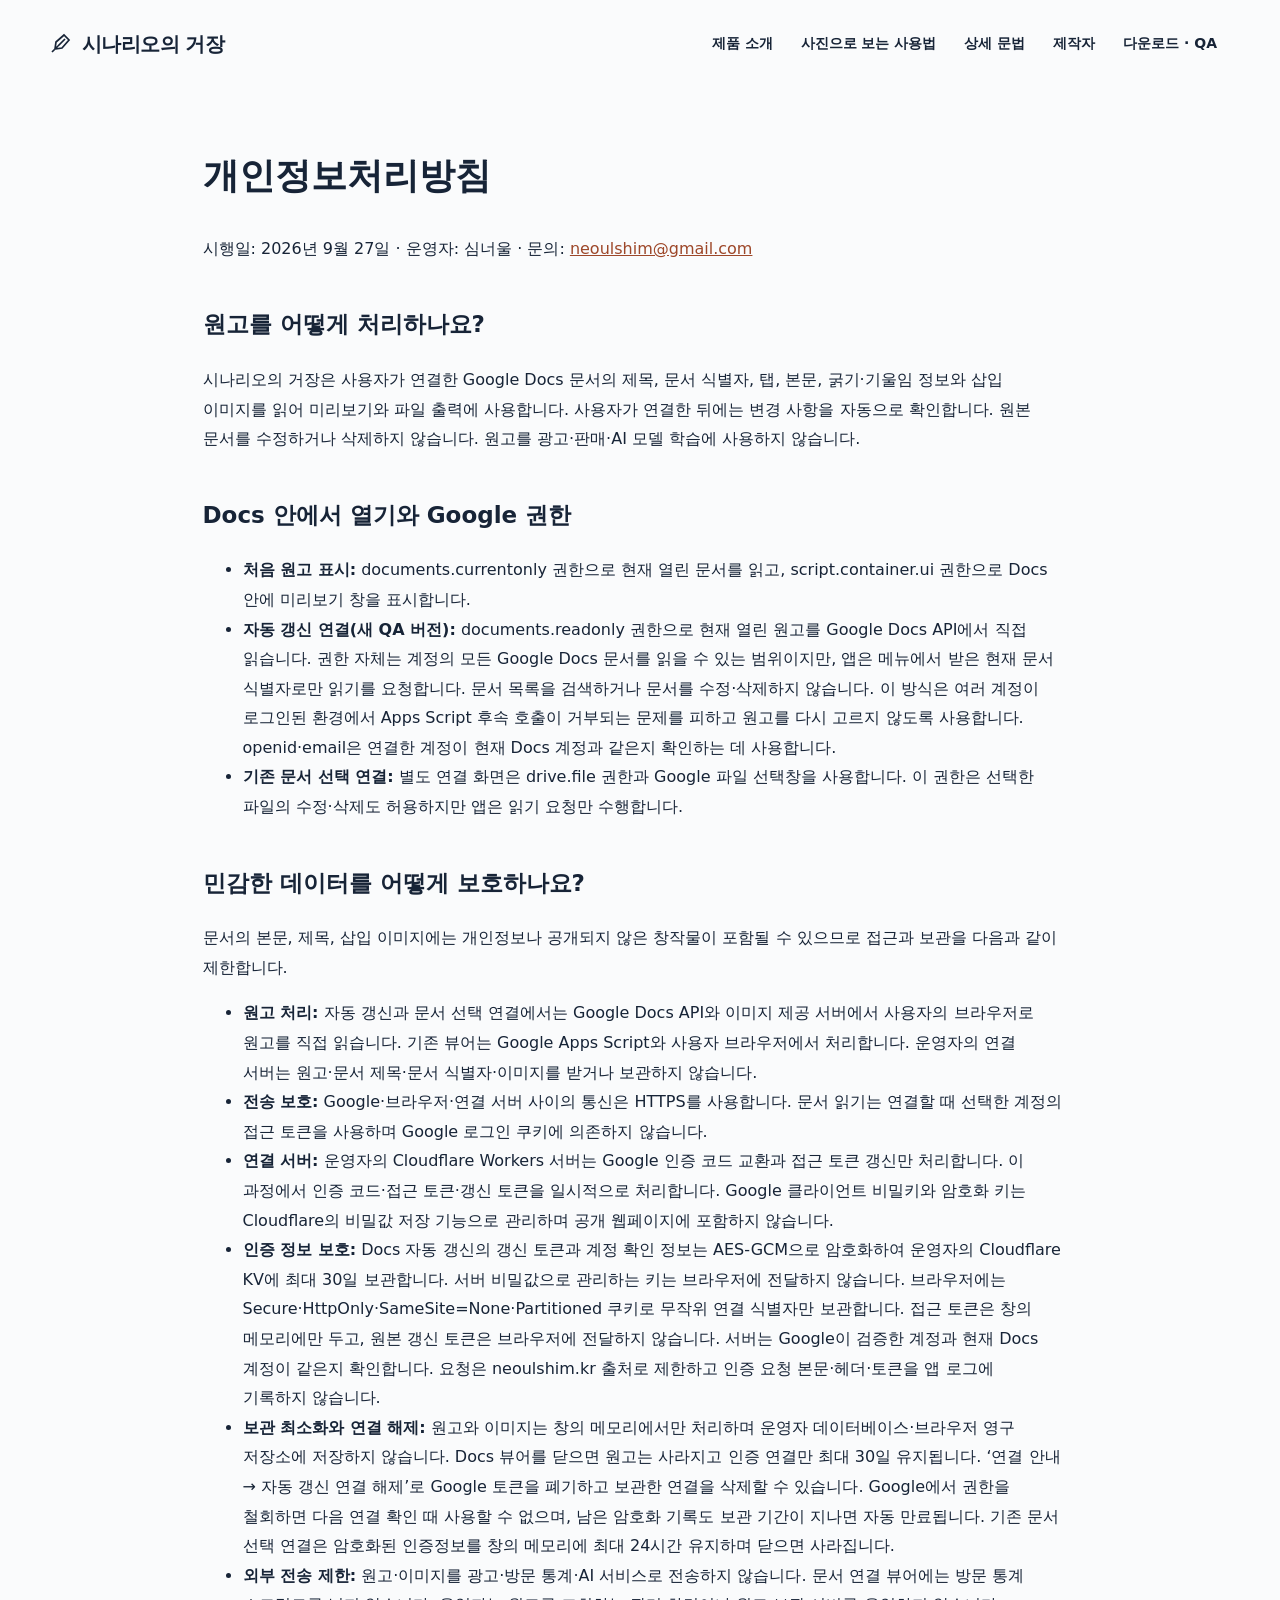
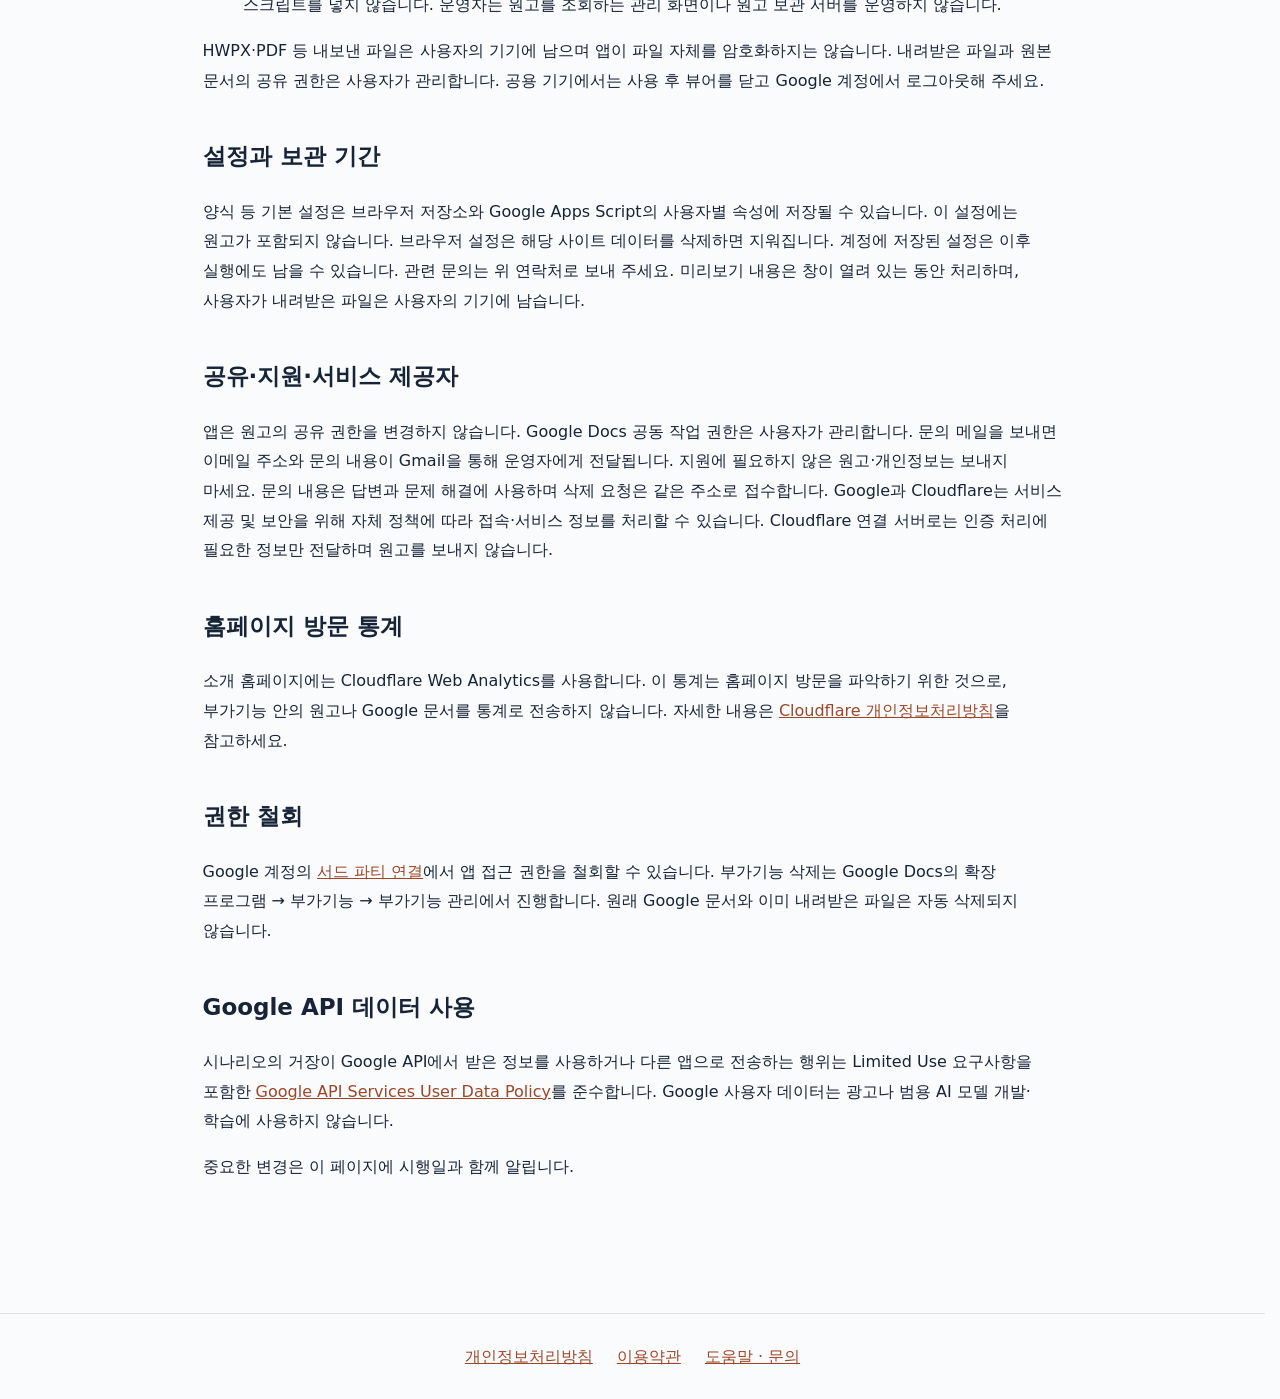
<file: privacy.html>
<!doctype html><html lang="ko"><head><meta charset="utf-8"><meta name="viewport" content="width=device-width,initial-scale=1"><title>개인정보처리방침 — 시나리오의 거장</title><style>body{margin:0;background:#fafbfc;color:#172437;font:16px/1.85 system-ui,sans-serif;word-break:keep-all}a{color:#9d4729}main{max-width:860px;margin:55px auto;padding:0 24px 60px}h1{font-size:36px}h2{margin-top:40px;font-size:23px}footer{display:flex;gap:24px;flex-wrap:wrap;padding:28px;justify-content:center;border-top:1px solid #dce2e8}</style><link rel="stylesheet" href="./site-header.css"></head><body><header class="site-header"><a class="brand" href="./"><svg width="24" height="24" viewBox="0 0 24 24" fill="none" stroke="currentColor" stroke-width="1.7" aria-hidden="true"><path d="m4 20 6-6m-3 3 1-7 8-7 5 5-7 8-7 1Z"/><path d="m10 14 7-7"/></svg>시나리오의 거장</a><nav aria-label="주요 메뉴"><a href="./">제품 소개</a><a href="./guide.html">사진으로 보는 사용법</a><a href="./syntax.html">상세 문법</a><a href="./creators.html">제작자</a><a href="./install.html">다운로드 · QA</a></nav></header><main><h1>개인정보처리방침</h1><p>시행일: 2026년 9월 27일 · 운영자: 심너울 · 문의: <a href="mailto:neoulshim@gmail.com">neoulshim@gmail.com</a></p>
<h2>원고를 어떻게 처리하나요?</h2>
<p>시나리오의 거장은 사용자가 연결한 Google Docs 문서의 제목, 문서 식별자, 탭, 본문, 굵기·기울임 정보와 삽입 이미지를 읽어 미리보기와 파일 출력에 사용합니다. 사용자가 연결한 뒤에는 변경 사항을 자동으로 확인합니다. 원본 문서를 수정하거나 삭제하지 않습니다. 원고를 광고·판매·AI 모델 학습에 사용하지 않습니다.</p>
<h2>Docs 안에서 열기와 Google 권한</h2>
<ul><li><strong>처음 원고 표시:</strong> documents.currentonly 권한으로 현재 열린 문서를 읽고, script.container.ui 권한으로 Docs 안에 미리보기 창을 표시합니다.</li>
<li><strong>자동 갱신 연결(새 QA 버전):</strong> documents.readonly 권한으로 현재 열린 원고를 Google Docs API에서 직접 읽습니다. 권한 자체는 계정의 모든 Google Docs 문서를 읽을 수 있는 범위이지만, 앱은 메뉴에서 받은 현재 문서 식별자로만 읽기를 요청합니다. 문서 목록을 검색하거나 문서를 수정·삭제하지 않습니다. 이 방식은 여러 계정이 로그인된 환경에서 Apps Script 후속 호출이 거부되는 문제를 피하고 원고를 다시 고르지 않도록 사용합니다. openid·email은 연결한 계정이 현재 Docs 계정과 같은지 확인하는 데 사용합니다.</li>
<li><strong>기존 문서 선택 연결:</strong> 별도 연결 화면은 drive.file 권한과 Google 파일 선택창을 사용합니다. 이 권한은 선택한 파일의 수정·삭제도 허용하지만 앱은 읽기 요청만 수행합니다.</li></ul>
<h2>민감한 데이터를 어떻게 보호하나요?</h2>
<p>문서의 본문, 제목, 삽입 이미지에는 개인정보나 공개되지 않은 창작물이 포함될 수 있으므로 접근과 보관을 다음과 같이 제한합니다.</p>
<ul><li><strong>원고 처리:</strong> 자동 갱신과 문서 선택 연결에서는 Google Docs API와 이미지 제공 서버에서 사용자의 브라우저로 원고를 직접 읽습니다. 기존 뷰어는 Google Apps Script와 사용자 브라우저에서 처리합니다. 운영자의 연결 서버는 원고·문서 제목·문서 식별자·이미지를 받거나 보관하지 않습니다.</li>
<li><strong>전송 보호:</strong> Google·브라우저·연결 서버 사이의 통신은 HTTPS를 사용합니다. 문서 읽기는 연결할 때 선택한 계정의 접근 토큰을 사용하며 Google 로그인 쿠키에 의존하지 않습니다.</li>
<li><strong>연결 서버:</strong> 운영자의 Cloudflare Workers 서버는 Google 인증 코드 교환과 접근 토큰 갱신만 처리합니다. 이 과정에서 인증 코드·접근 토큰·갱신 토큰을 일시적으로 처리합니다. Google 클라이언트 비밀키와 암호화 키는 Cloudflare의 비밀값 저장 기능으로 관리하며 공개 웹페이지에 포함하지 않습니다.</li>
<li><strong>인증 정보 보호:</strong> Docs 자동 갱신의 갱신 토큰과 계정 확인 정보는 AES-GCM으로 암호화하여 운영자의 Cloudflare KV에 최대 30일 보관합니다. 서버 비밀값으로 관리하는 키는 브라우저에 전달하지 않습니다. 브라우저에는 Secure·HttpOnly·SameSite=None·Partitioned 쿠키로 무작위 연결 식별자만 보관합니다. 접근 토큰은 창의 메모리에만 두고, 원본 갱신 토큰은 브라우저에 전달하지 않습니다. 서버는 Google이 검증한 계정과 현재 Docs 계정이 같은지 확인합니다. 요청은 neoulshim.kr 출처로 제한하고 인증 요청 본문·헤더·토큰을 앱 로그에 기록하지 않습니다.</li>
<li><strong>보관 최소화와 연결 해제:</strong> 원고와 이미지는 창의 메모리에서만 처리하며 운영자 데이터베이스·브라우저 영구 저장소에 저장하지 않습니다. Docs 뷰어를 닫으면 원고는 사라지고 인증 연결만 최대 30일 유지됩니다. ‘연결 안내 → 자동 갱신 연결 해제’로 Google 토큰을 폐기하고 보관한 연결을 삭제할 수 있습니다. Google에서 권한을 철회하면 다음 연결 확인 때 사용할 수 없으며, 남은 암호화 기록도 보관 기간이 지나면 자동 만료됩니다. 기존 문서 선택 연결은 암호화된 인증정보를 창의 메모리에 최대 24시간 유지하며 닫으면 사라집니다.</li>
<li><strong>외부 전송 제한:</strong> 원고·이미지를 광고·방문 통계·AI 서비스로 전송하지 않습니다. 문서 연결 뷰어에는 방문 통계 스크립트를 넣지 않습니다. 운영자는 원고를 조회하는 관리 화면이나 원고 보관 서버를 운영하지 않습니다.</li></ul>
<p>HWPX·PDF 등 내보낸 파일은 사용자의 기기에 남으며 앱이 파일 자체를 암호화하지는 않습니다. 내려받은 파일과 원본 문서의 공유 권한은 사용자가 관리합니다. 공용 기기에서는 사용 후 뷰어를 닫고 Google 계정에서 로그아웃해 주세요.</p>
<h2>설정과 보관 기간</h2><p>양식 등 기본 설정은 브라우저 저장소와 Google Apps Script의 사용자별 속성에 저장될 수 있습니다. 이 설정에는 원고가 포함되지 않습니다. 브라우저 설정은 해당 사이트 데이터를 삭제하면 지워집니다. 계정에 저장된 설정은 이후 실행에도 남을 수 있습니다. 관련 문의는 위 연락처로 보내 주세요. 미리보기 내용은 창이 열려 있는 동안 처리하며, 사용자가 내려받은 파일은 사용자의 기기에 남습니다.</p>
<h2>공유·지원·서비스 제공자</h2><p>앱은 원고의 공유 권한을 변경하지 않습니다. Google Docs 공동 작업 권한은 사용자가 관리합니다. 문의 메일을 보내면 이메일 주소와 문의 내용이 Gmail을 통해 운영자에게 전달됩니다. 지원에 필요하지 않은 원고·개인정보는 보내지 마세요. 문의 내용은 답변과 문제 해결에 사용하며 삭제 요청은 같은 주소로 접수합니다. Google과 Cloudflare는 서비스 제공 및 보안을 위해 자체 정책에 따라 접속·서비스 정보를 처리할 수 있습니다. Cloudflare 연결 서버로는 인증 처리에 필요한 정보만 전달하며 원고를 보내지 않습니다.</p>
<h2>홈페이지 방문 통계</h2><p>소개 홈페이지에는 Cloudflare Web Analytics를 사용합니다. 이 통계는 홈페이지 방문을 파악하기 위한 것으로, 부가기능 안의 원고나 Google 문서를 통계로 전송하지 않습니다. 자세한 내용은 <a href="https://www.cloudflare.com/privacypolicy/">Cloudflare 개인정보처리방침</a>을 참고하세요.</p>
<h2>권한 철회</h2><p>Google 계정의 <a href="https://myaccount.google.com/connections">서드 파티 연결</a>에서 앱 접근 권한을 철회할 수 있습니다. 부가기능 삭제는 Google Docs의 확장 프로그램 → 부가기능 → 부가기능 관리에서 진행합니다. 원래 Google 문서와 이미 내려받은 파일은 자동 삭제되지 않습니다.</p>
<h2>Google API 데이터 사용</h2><p>시나리오의 거장이 Google API에서 받은 정보를 사용하거나 다른 앱으로 전송하는 행위는 Limited Use 요구사항을 포함한 <a href="https://developers.google.com/terms/api-services-user-data-policy">Google API Services User Data Policy</a>를 준수합니다. Google 사용자 데이터는 광고나 범용 AI 모델 개발·학습에 사용하지 않습니다.</p><p>중요한 변경은 이 페이지에 시행일과 함께 알립니다.</p></main><footer><a href="./privacy.html">개인정보처리방침</a><a href="./terms.html">이용약관</a><a href="./support.html">도움말 · 문의</a></footer></body></html>
</file>
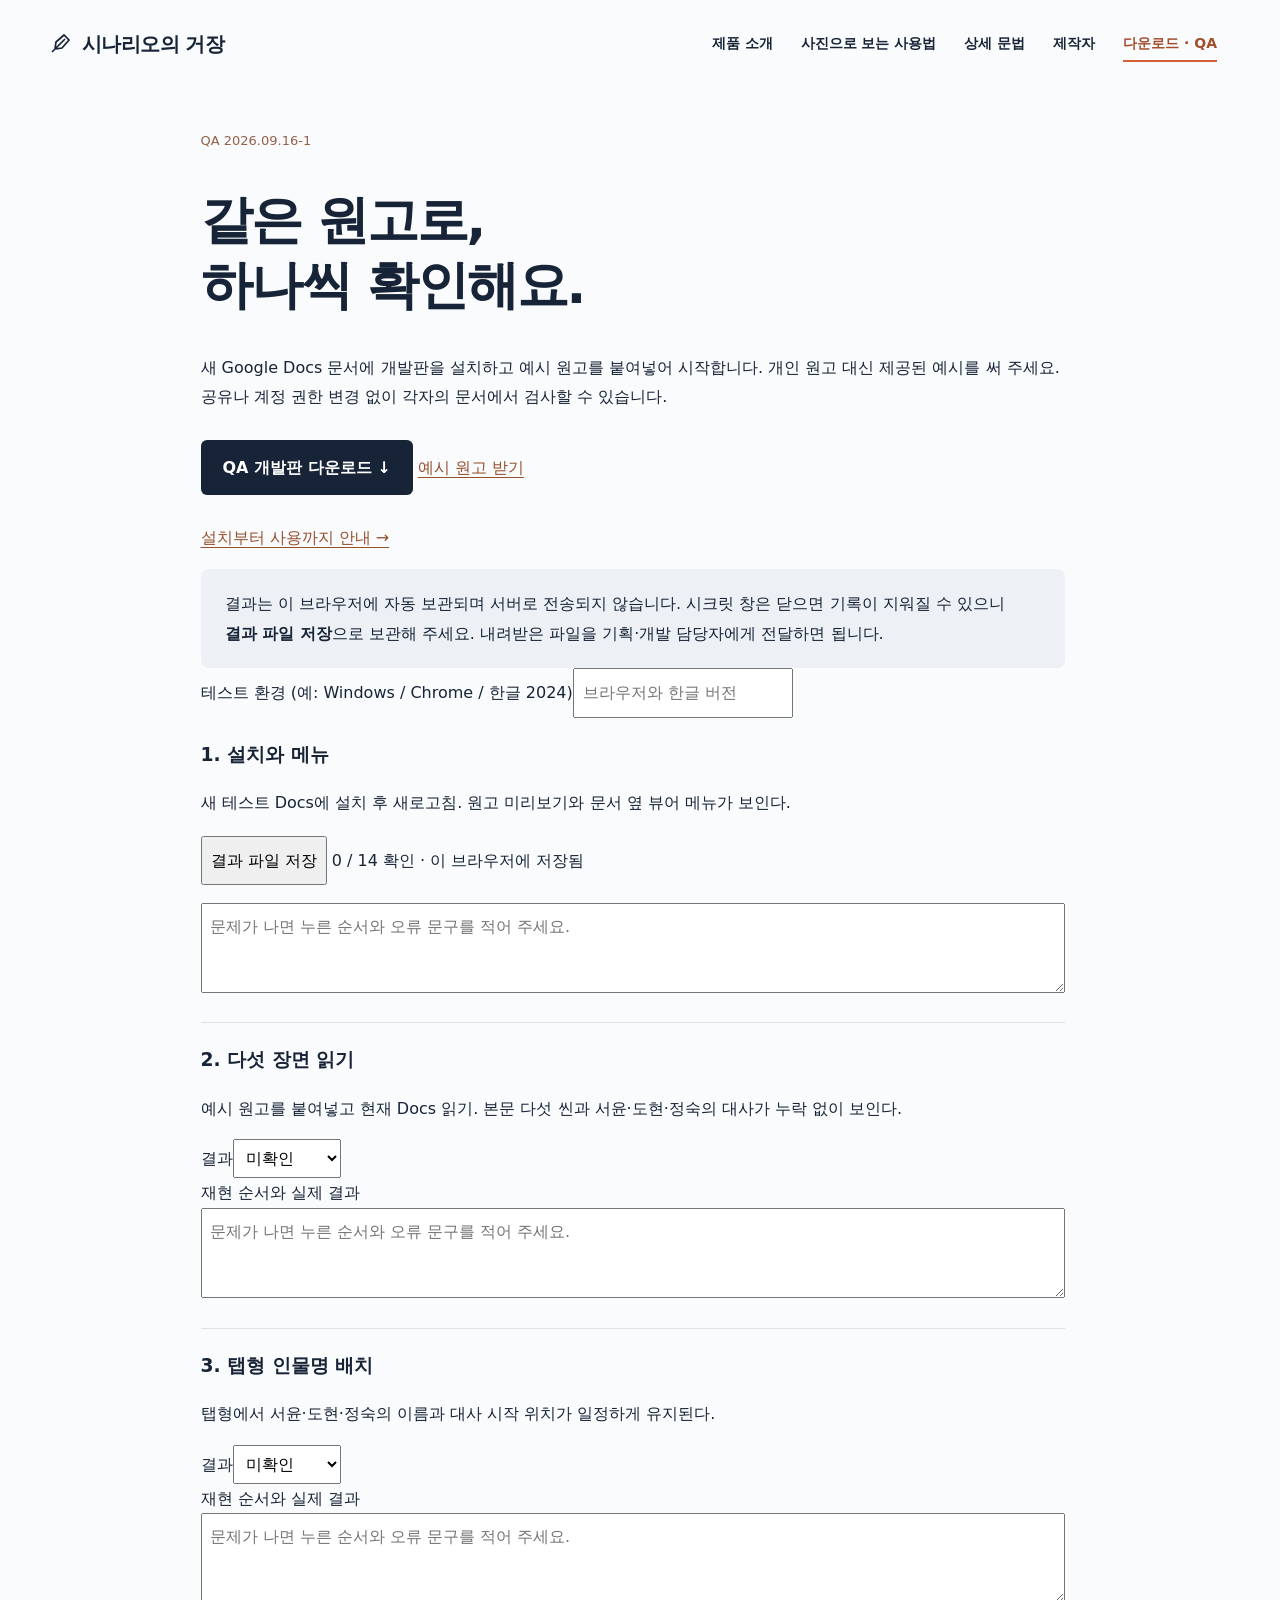
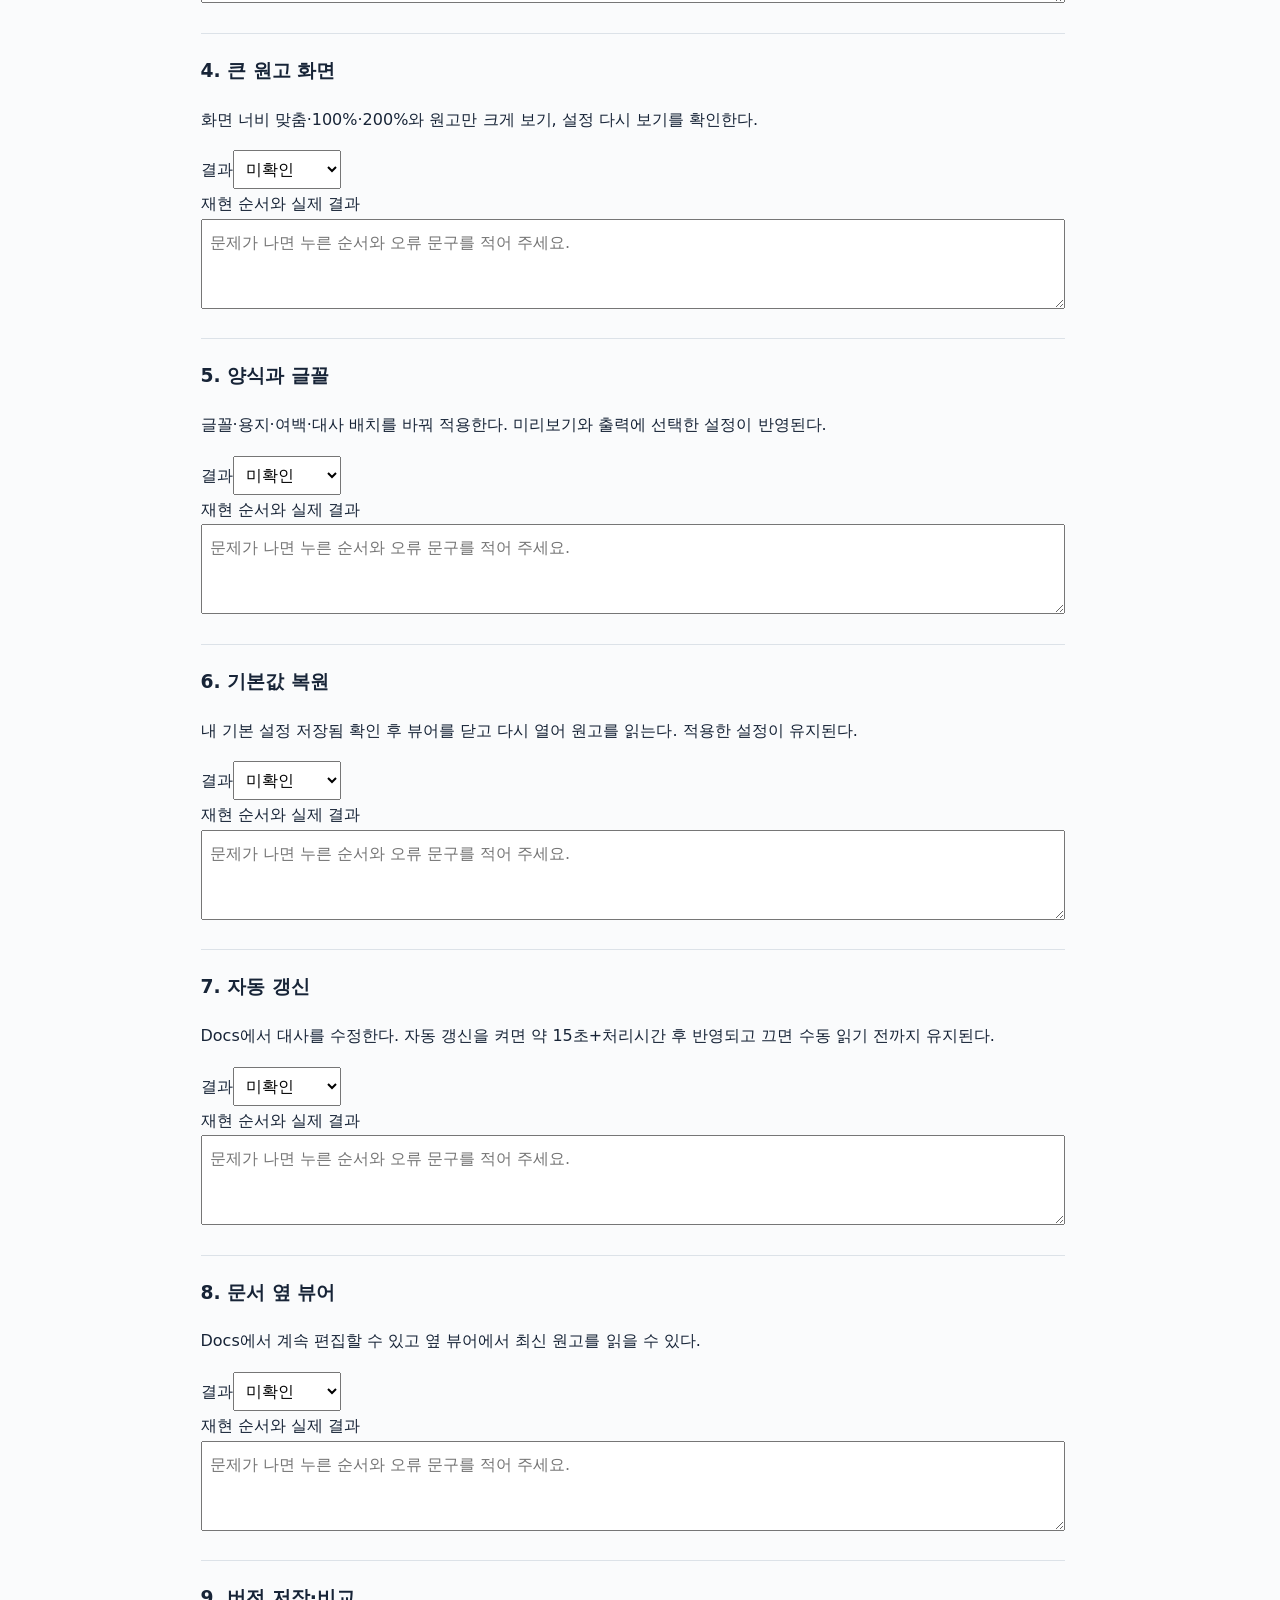
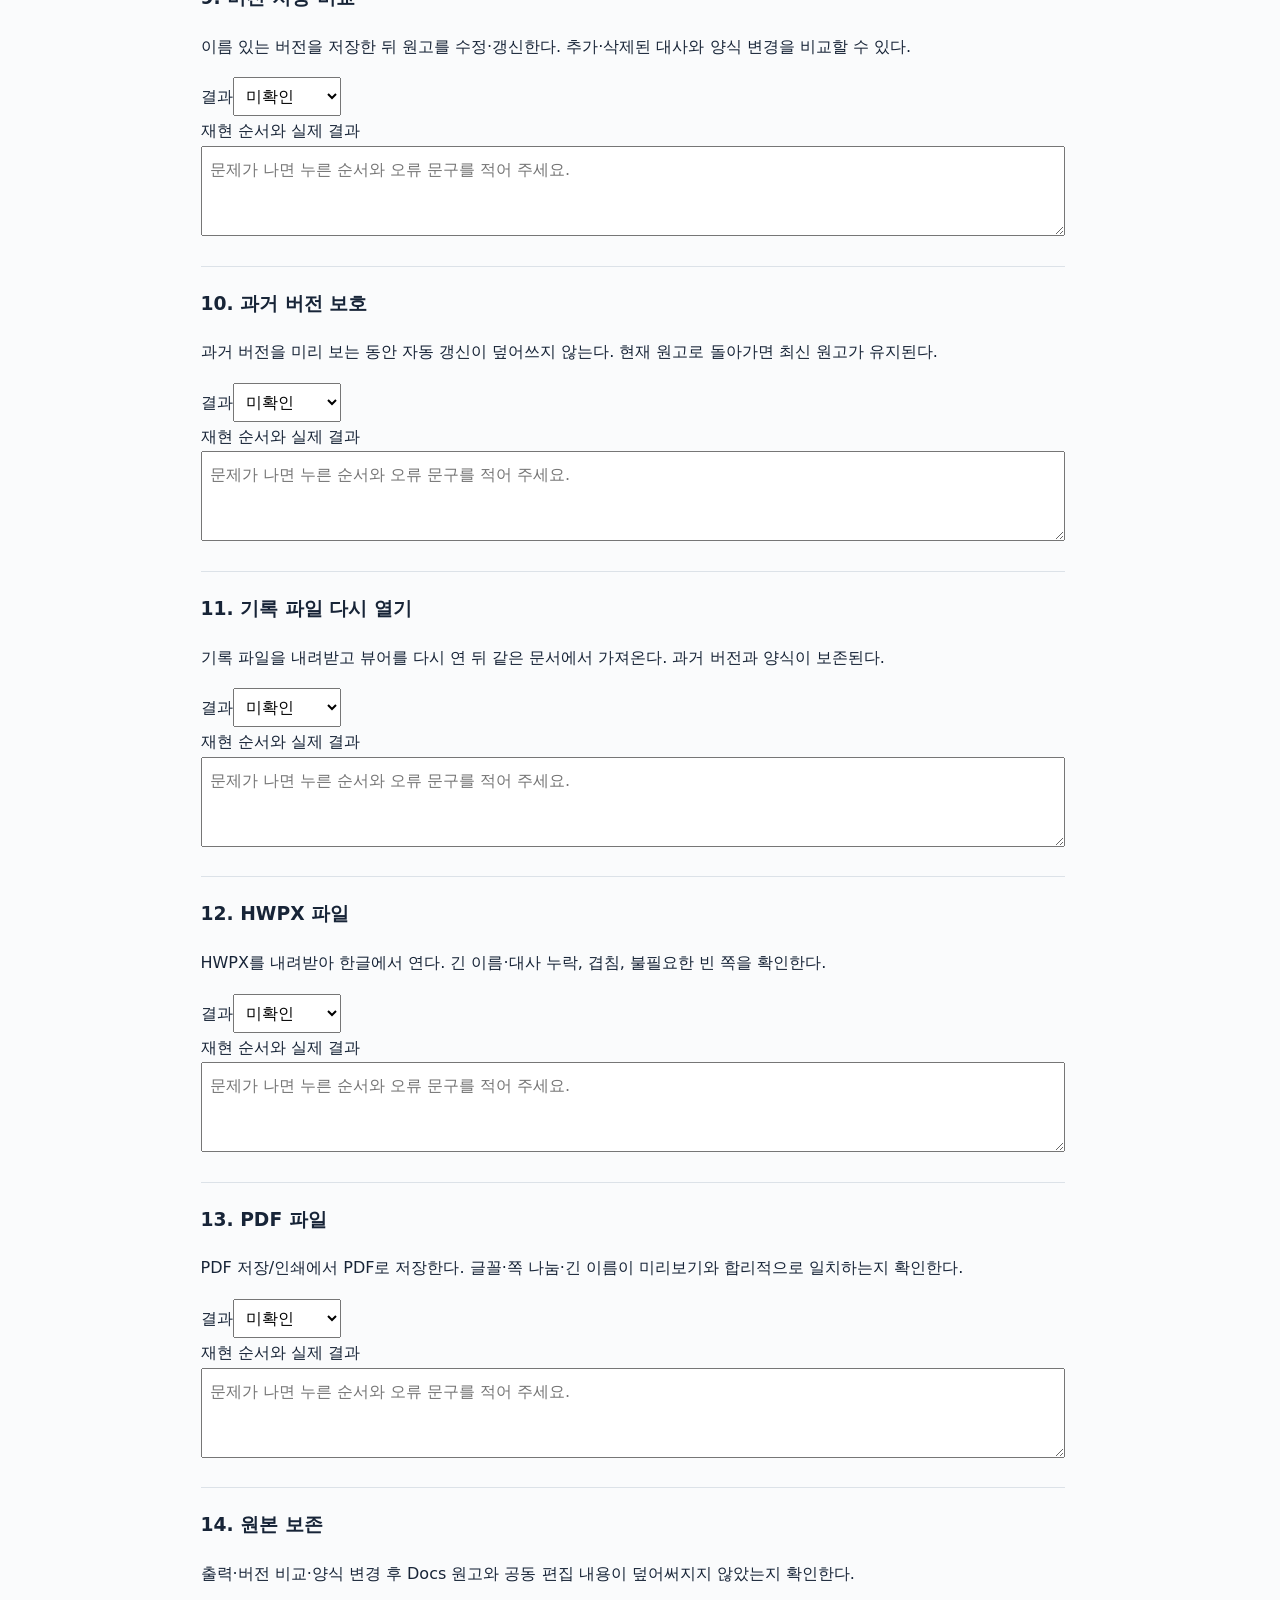
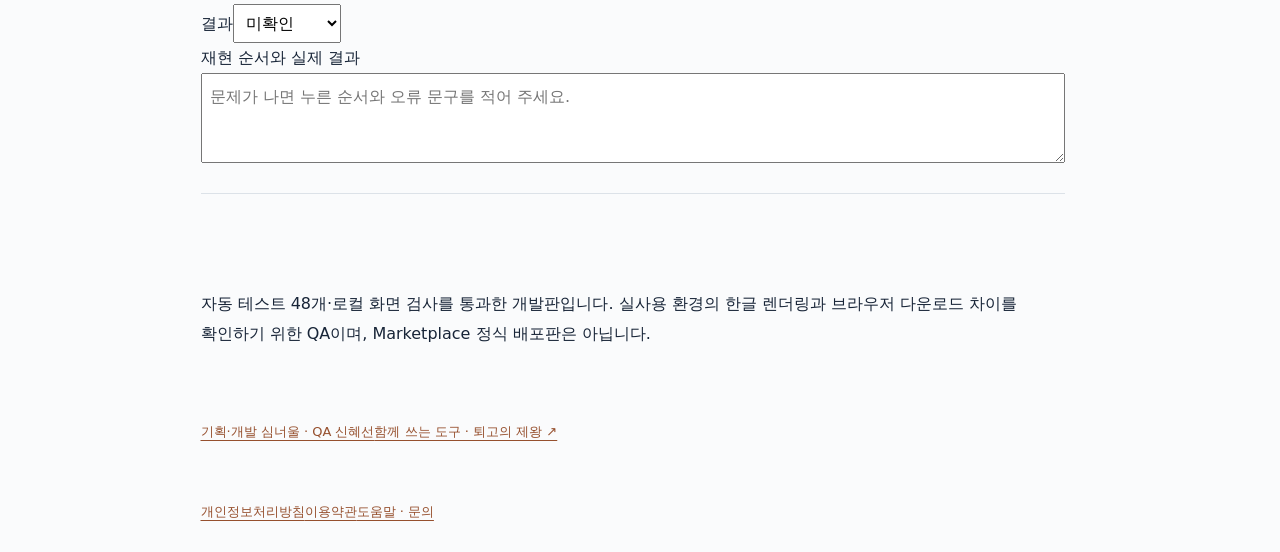
<file: qa.html>
<!doctype html><html lang="ko"><head><meta charset="utf-8"><meta name="viewport" content="width=device-width,initial-scale=1"><title>QA 테스트 · 시나리오의 거장</title><style>*{box-sizing:border-box}body{margin:0;background:#fafbfc;color:#172437;font:16px/1.85 system-ui,'Malgun Gothic',sans-serif;word-break:keep-all}header,main,footer{max-width:920px;margin:auto;padding:28px}header{display:flex;justify-content:space-between;gap:24px;flex-wrap:wrap}nav{display:flex;gap:22px;flex-wrap:wrap}a{color:#96502e;text-underline-offset:4px}h1{font-size:clamp(32px,6vw,52px);line-height:1.25;letter-spacing:-2px}h2{font-size:26px;margin:0 0 16px}section{padding:32px 0;border-bottom:1px solid #dce2e8}.intro{max-width:680px;color:#526074}.tag{font-size:13px;color:#94614b}.button{display:inline-block;background:#172437;color:white;padding:13px 22px;border-radius:6px;text-decoration:none;font-weight:bold;margin:12px 0}.note{background:#edf1f5;border-radius:8px;padding:20px 24px}.warning{border-left:4px solid #d45e35}li{padding:6px 0}code{background:#edf1f5;padding:2px 5px;border-radius:3px}pre{background:#edf1f5;padding:24px;white-space:pre-wrap}small{display:block;color:#526074}details{padding:15px 0}summary{cursor:pointer;font-weight:700}footer{font-size:13px;color:#526074}a:focus-visible{outline:3px solid #d45e35;outline-offset:4px}label{display:block}select,textarea,input,button{font:inherit;padding:8px;max-width:100%}textarea{width:100%;min-height:90px}article{padding:20px 0;border-bottom:1px solid #dce2e8}h3{margin:0}.result-actions{position:sticky;bottom:0;background:#fafbfc;padding:15px 0}button{cursor:pointer}</style><link rel="stylesheet" href="./site-header.css">
</head><body><header class="site-header"><a class="brand" href="./"><svg width="24" height="24" viewBox="0 0 24 24" fill="none" stroke="currentColor" stroke-width="1.7" aria-hidden="true"><path d="m4 20 6-6m-3 3 1-7 8-7 5 5-7 8-7 1Z"/><path d="m10 14 7-7"/></svg>시나리오의 거장</a><nav aria-label="주요 메뉴"><a href="./">제품 소개</a><a href="./guide.html">사진으로 보는 사용법</a><a href="./syntax.html">상세 문법</a><a href="./creators.html">제작자</a><a href="./install.html" aria-current="location">다운로드 · QA</a></nav></header><main><p class="tag">QA 2026.09.16-1</p><h1>같은 원고로,<br>하나씩 확인해요.</h1><p>새 Google Docs 문서에 개발판을 설치하고 예시 원고를 붙여넣어 시작합니다. 개인 원고 대신 제공된 예시를 써 주세요. 공유나 계정 권한 변경 없이 각자의 문서에서 검사할 수 있습니다.</p><a class="button" href="./google-docs-addon.zip" download>QA 개발판 다운로드 ↓</a> <a href="./example-screenplay.txt" download>예시 원고 받기</a><p><a href="./install.html">설치부터 사용까지 안내 →</a></p><div class="note">결과는 이 브라우저에 자동 보관되며 서버로 전송되지 않습니다. 시크릿 창은 닫으면 기록이 지워질 수 있으니 <strong>결과 파일 저장</strong>으로 보관해 주세요. 내려받은 파일을 기획·개발 담당자에게 전달하면 됩니다.</div><label>테스트 환경 (예: Windows / Chrome / 한글 2024)<input id="environment" placeholder="브라우저와 한글 버전"></label><article><h3>1. 설치와 메뉴</h3><p>새 테스트 Docs에 설치 후 새로고침. 원고 미리보기와 문서 옆 뷰어 메뉴가 보인다.</p><label>결과<select data-result="0"><option value="미확인">미확인</option><option>통과</option><option>문제 있음</option><option>해당 없음</option></select></label><label>재현 순서와 실제 결과<textarea data-note="0" placeholder="문제가 나면 누른 순서와 오류 문구를 적어 주세요."></textarea></label></article><article><h3>2. 다섯 장면 읽기</h3><p>예시 원고를 붙여넣고 현재 Docs 읽기. 본문 다섯 씬과 서윤·도현·정숙의 대사가 누락 없이 보인다.</p><label>결과<select data-result="1"><option value="미확인">미확인</option><option>통과</option><option>문제 있음</option><option>해당 없음</option></select></label><label>재현 순서와 실제 결과<textarea data-note="1" placeholder="문제가 나면 누른 순서와 오류 문구를 적어 주세요."></textarea></label></article><article><h3>3. 탭형 인물명 배치</h3><p>탭형에서 서윤·도현·정숙의 이름과 대사 시작 위치가 일정하게 유지된다.</p><label>결과<select data-result="2"><option value="미확인">미확인</option><option>통과</option><option>문제 있음</option><option>해당 없음</option></select></label><label>재현 순서와 실제 결과<textarea data-note="2" placeholder="문제가 나면 누른 순서와 오류 문구를 적어 주세요."></textarea></label></article><article><h3>4. 큰 원고 화면</h3><p>화면 너비 맞춤·100%·200%와 원고만 크게 보기, 설정 다시 보기를 확인한다.</p><label>결과<select data-result="3"><option value="미확인">미확인</option><option>통과</option><option>문제 있음</option><option>해당 없음</option></select></label><label>재현 순서와 실제 결과<textarea data-note="3" placeholder="문제가 나면 누른 순서와 오류 문구를 적어 주세요."></textarea></label></article><article><h3>5. 양식과 글꼴</h3><p>글꼴·용지·여백·대사 배치를 바꿔 적용한다. 미리보기와 출력에 선택한 설정이 반영된다.</p><label>결과<select data-result="4"><option value="미확인">미확인</option><option>통과</option><option>문제 있음</option><option>해당 없음</option></select></label><label>재현 순서와 실제 결과<textarea data-note="4" placeholder="문제가 나면 누른 순서와 오류 문구를 적어 주세요."></textarea></label></article><article><h3>6. 기본값 복원</h3><p>내 기본 설정 저장됨 확인 후 뷰어를 닫고 다시 열어 원고를 읽는다. 적용한 설정이 유지된다.</p><label>결과<select data-result="5"><option value="미확인">미확인</option><option>통과</option><option>문제 있음</option><option>해당 없음</option></select></label><label>재현 순서와 실제 결과<textarea data-note="5" placeholder="문제가 나면 누른 순서와 오류 문구를 적어 주세요."></textarea></label></article><article><h3>7. 자동 갱신</h3><p>Docs에서 대사를 수정한다. 자동 갱신을 켜면 약 15초+처리시간 후 반영되고 끄면 수동 읽기 전까지 유지된다.</p><label>결과<select data-result="6"><option value="미확인">미확인</option><option>통과</option><option>문제 있음</option><option>해당 없음</option></select></label><label>재현 순서와 실제 결과<textarea data-note="6" placeholder="문제가 나면 누른 순서와 오류 문구를 적어 주세요."></textarea></label></article><article><h3>8. 문서 옆 뷰어</h3><p>Docs에서 계속 편집할 수 있고 옆 뷰어에서 최신 원고를 읽을 수 있다.</p><label>결과<select data-result="7"><option value="미확인">미확인</option><option>통과</option><option>문제 있음</option><option>해당 없음</option></select></label><label>재현 순서와 실제 결과<textarea data-note="7" placeholder="문제가 나면 누른 순서와 오류 문구를 적어 주세요."></textarea></label></article><article><h3>9. 버전 저장·비교</h3><p>이름 있는 버전을 저장한 뒤 원고를 수정·갱신한다. 추가·삭제된 대사와 양식 변경을 비교할 수 있다.</p><label>결과<select data-result="8"><option value="미확인">미확인</option><option>통과</option><option>문제 있음</option><option>해당 없음</option></select></label><label>재현 순서와 실제 결과<textarea data-note="8" placeholder="문제가 나면 누른 순서와 오류 문구를 적어 주세요."></textarea></label></article><article><h3>10. 과거 버전 보호</h3><p>과거 버전을 미리 보는 동안 자동 갱신이 덮어쓰지 않는다. 현재 원고로 돌아가면 최신 원고가 유지된다.</p><label>결과<select data-result="9"><option value="미확인">미확인</option><option>통과</option><option>문제 있음</option><option>해당 없음</option></select></label><label>재현 순서와 실제 결과<textarea data-note="9" placeholder="문제가 나면 누른 순서와 오류 문구를 적어 주세요."></textarea></label></article><article><h3>11. 기록 파일 다시 열기</h3><p>기록 파일을 내려받고 뷰어를 다시 연 뒤 같은 문서에서 가져온다. 과거 버전과 양식이 보존된다.</p><label>결과<select data-result="10"><option value="미확인">미확인</option><option>통과</option><option>문제 있음</option><option>해당 없음</option></select></label><label>재현 순서와 실제 결과<textarea data-note="10" placeholder="문제가 나면 누른 순서와 오류 문구를 적어 주세요."></textarea></label></article><article><h3>12. HWPX 파일</h3><p>HWPX를 내려받아 한글에서 연다. 긴 이름·대사 누락, 겹침, 불필요한 빈 쪽을 확인한다.</p><label>결과<select data-result="11"><option value="미확인">미확인</option><option>통과</option><option>문제 있음</option><option>해당 없음</option></select></label><label>재현 순서와 실제 결과<textarea data-note="11" placeholder="문제가 나면 누른 순서와 오류 문구를 적어 주세요."></textarea></label></article><article><h3>13. PDF 파일</h3><p>PDF 저장/인쇄에서 PDF로 저장한다. 글꼴·쪽 나눔·긴 이름이 미리보기와 합리적으로 일치하는지 확인한다.</p><label>결과<select data-result="12"><option value="미확인">미확인</option><option>통과</option><option>문제 있음</option><option>해당 없음</option></select></label><label>재현 순서와 실제 결과<textarea data-note="12" placeholder="문제가 나면 누른 순서와 오류 문구를 적어 주세요."></textarea></label></article><article><h3>14. 원본 보존</h3><p>출력·버전 비교·양식 변경 후 Docs 원고와 공동 편집 내용이 덮어써지지 않았는지 확인한다.</p><label>결과<select data-result="13"><option value="미확인">미확인</option><option>통과</option><option>문제 있음</option><option>해당 없음</option></select></label><label>재현 순서와 실제 결과<textarea data-note="13" placeholder="문제가 나면 누른 순서와 오류 문구를 적어 주세요."></textarea></label></article><div class="result-actions"><button id="download">결과 파일 저장</button> <span id="progress" role="status"></span></div><p>자동 테스트 48개·로컬 화면 검사를 통과한 개발판입니다. 실사용 환경의 한글 렌더링과 브라우저 다운로드 차이를 확인하기 위한 QA이며, Marketplace 정식 배포판은 아닙니다.</p></main><footer><a href="./creators.html">기획·개발 심너울 · QA 신혜선</a><a href="https://neoulshim.github.io/KingOfRevision/">함께 쓰는 도구 · 퇴고의 제왕 ↗</a></footer><script src="./qa.js" defer></script><footer><a href="./privacy.html">개인정보처리방침</a><a href="./terms.html">이용약관</a><a href="./support.html">도움말 · 문의</a></footer></body></html>
</file>
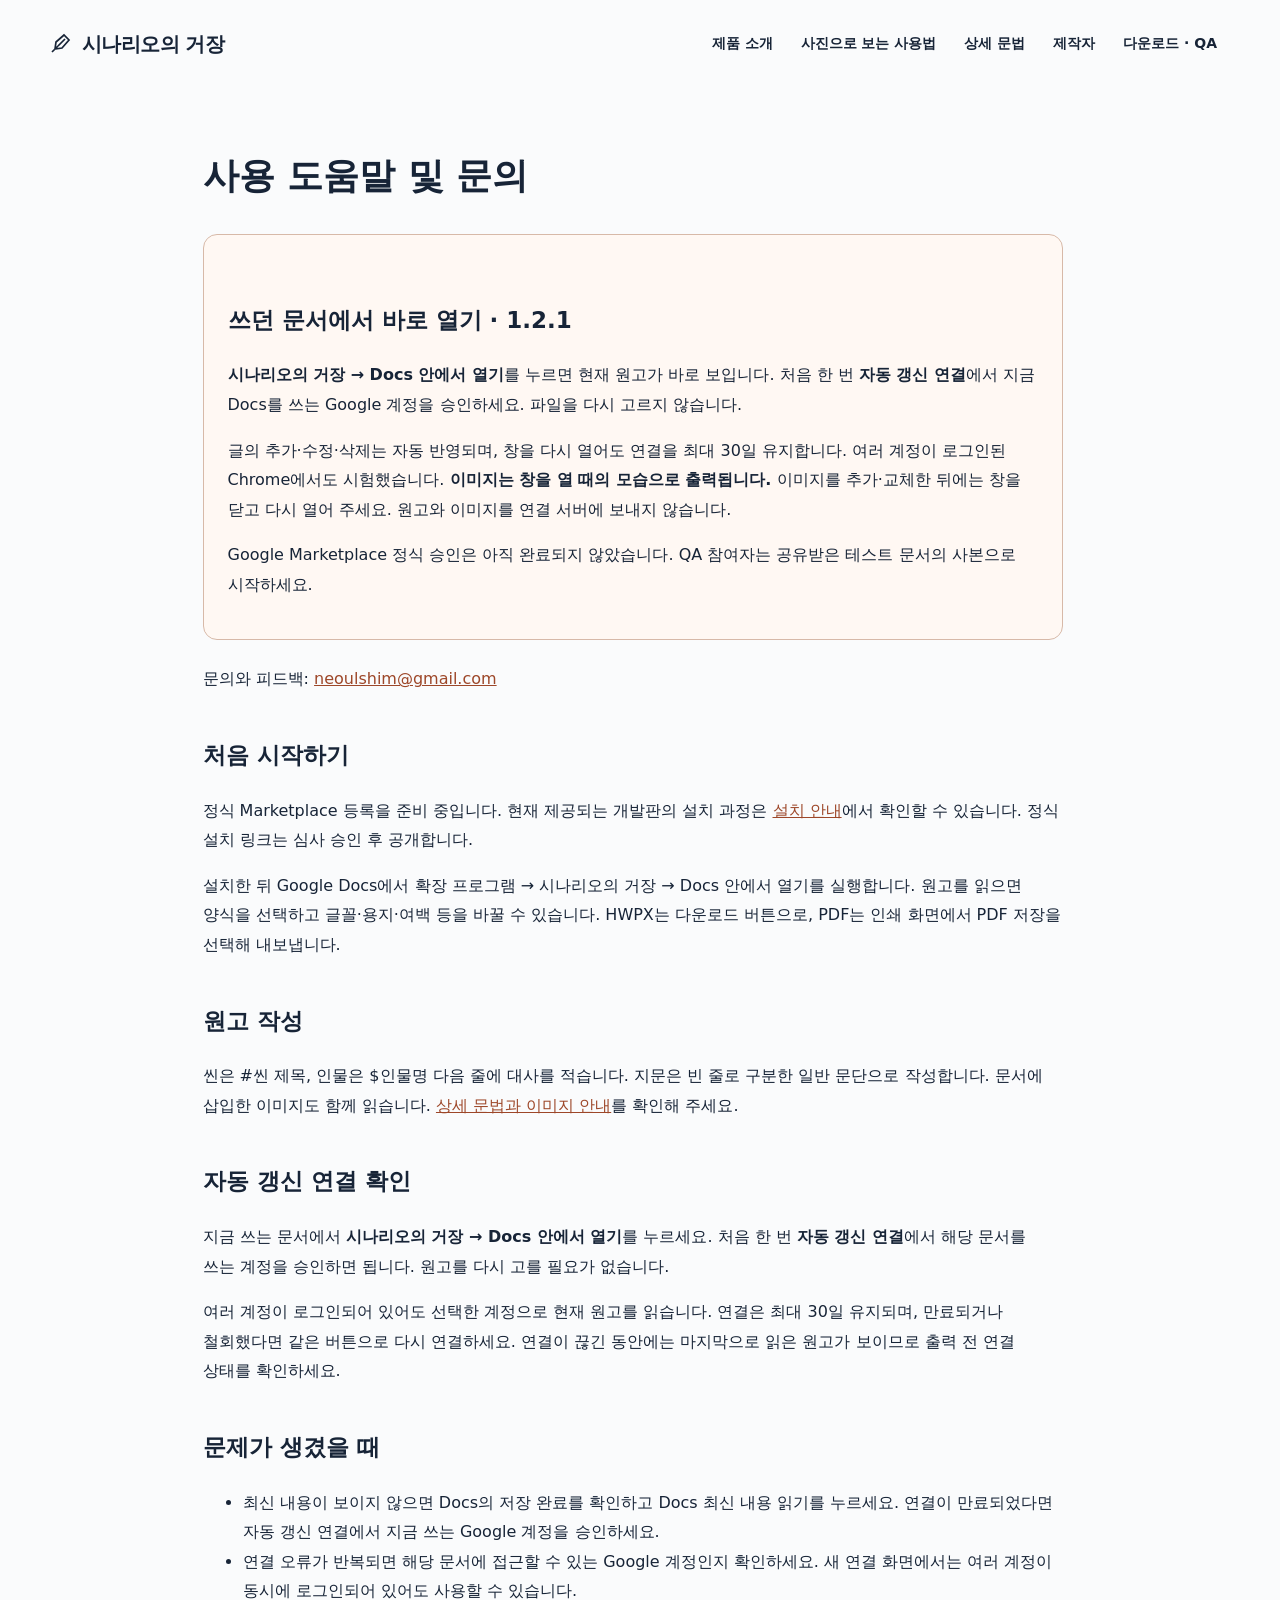
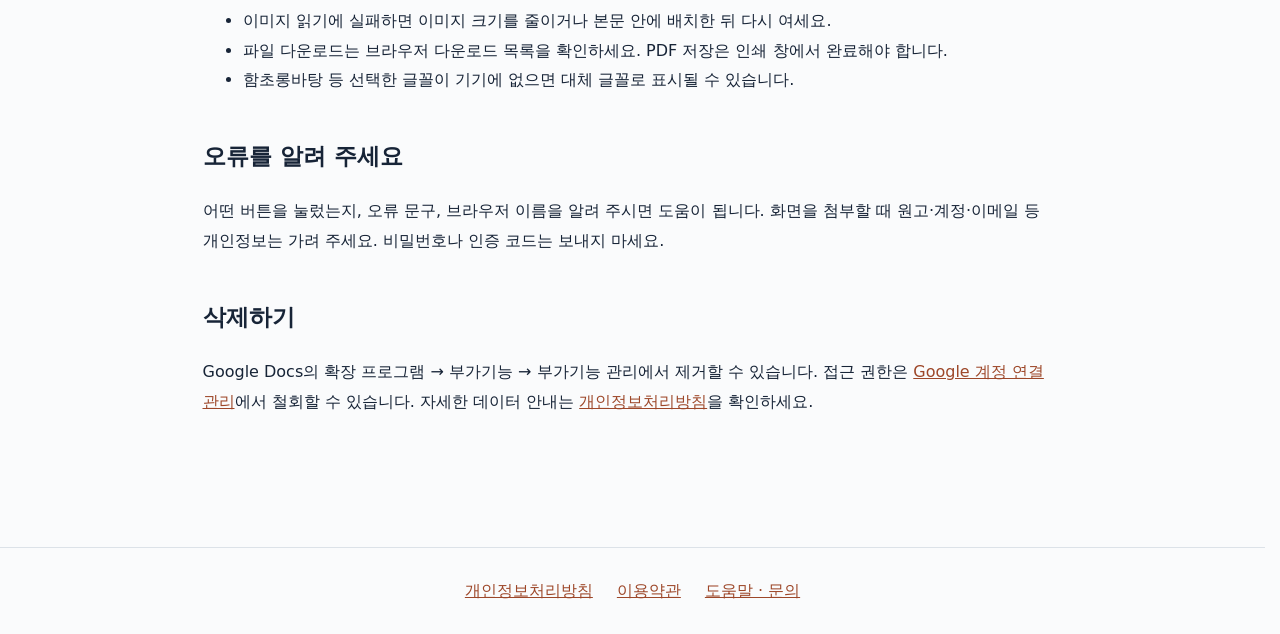
<file: support.html>
<!doctype html><html lang="ko"><head><meta charset="utf-8"><meta name="viewport" content="width=device-width,initial-scale=1"><title>사용 도움말 및 문의 — 시나리오의 거장</title><style>body{margin:0;background:#fafbfc;color:#172437;font:16px/1.85 system-ui,sans-serif;word-break:keep-all}a{color:#9d4729}main{max-width:860px;margin:55px auto;padding:0 24px 60px}h1{font-size:36px}h2{margin-top:40px;font-size:23px}footer{display:flex;gap:24px;flex-wrap:wrap;padding:28px;justify-content:center;border-top:1px solid #dce2e8}</style><link rel="stylesheet" href="./site-header.css"></head><body><header class="site-header"><a class="brand" href="./"><svg width="24" height="24" viewBox="0 0 24 24" fill="none" stroke="currentColor" stroke-width="1.7" aria-hidden="true"><path d="m4 20 6-6m-3 3 1-7 8-7 5 5-7 8-7 1Z"/><path d="m10 14 7-7"/></svg>시나리오의 거장</a><nav aria-label="주요 메뉴"><a href="./">제품 소개</a><a href="./guide.html">사진으로 보는 사용법</a><a href="./syntax.html">상세 문법</a><a href="./creators.html">제작자</a><a href="./install.html">다운로드 · QA</a></nav></header><main><h1>사용 도움말 및 문의</h1><section style="margin:24px 0;padding:24px;border:1px solid #d7b9a8;border-radius:14px;background:#fff8f3"><h2>쓰던 문서에서 바로 열기 · 1.2.1</h2><p><strong>시나리오의 거장 → Docs 안에서 열기</strong>를 누르면 현재 원고가 바로 보입니다. 처음 한 번 <strong>자동 갱신 연결</strong>에서 지금 Docs를 쓰는 Google 계정을 승인하세요. 파일을 다시 고르지 않습니다.</p><p>글의 추가·수정·삭제는 자동 반영되며, 창을 다시 열어도 연결을 최대 30일 유지합니다. 여러 계정이 로그인된 Chrome에서도 시험했습니다. <strong>이미지는 창을 열 때의 모습으로 출력됩니다.</strong> 이미지를 추가·교체한 뒤에는 창을 닫고 다시 열어 주세요. 원고와 이미지를 연결 서버에 보내지 않습니다.</p><p>Google Marketplace 정식 승인은 아직 완료되지 않았습니다. QA 참여자는 공유받은 테스트 문서의 사본으로 시작하세요.</p></section><p>문의와 피드백: <a href="mailto:neoulshim@gmail.com">neoulshim@gmail.com</a></p><h2>처음 시작하기</h2><p>정식 Marketplace 등록을 준비 중입니다. 현재 제공되는 개발판의 설치 과정은 <a href="./install.html">설치 안내</a>에서 확인할 수 있습니다. 정식 설치 링크는 심사 승인 후 공개합니다.</p><p>설치한 뒤 Google Docs에서 확장 프로그램 → 시나리오의 거장 → Docs 안에서 열기를 실행합니다. 원고를 읽으면 양식을 선택하고 글꼴·용지·여백 등을 바꿀 수 있습니다. HWPX는 다운로드 버튼으로, PDF는 인쇄 화면에서 PDF 저장을 선택해 내보냅니다.</p><h2>원고 작성</h2><p>씬은 #씬 제목, 인물은 $인물명 다음 줄에 대사를 적습니다. 지문은 빈 줄로 구분한 일반 문단으로 작성합니다. 문서에 삽입한 이미지도 함께 읽습니다. <a href="./syntax.html">상세 문법과 이미지 안내</a>를 확인해 주세요.</p><h2 id="connection">자동 갱신 연결 확인</h2><p>지금 쓰는 문서에서 <strong>시나리오의 거장 → Docs 안에서 열기</strong>를 누르세요. 처음 한 번 <strong>자동 갱신 연결</strong>에서 해당 문서를 쓰는 계정을 승인하면 됩니다. 원고를 다시 고를 필요가 없습니다.</p><p>여러 계정이 로그인되어 있어도 선택한 계정으로 현재 원고를 읽습니다. 연결은 최대 30일 유지되며, 만료되거나 철회했다면 같은 버튼으로 다시 연결하세요. 연결이 끊긴 동안에는 마지막으로 읽은 원고가 보이므로 출력 전 연결 상태를 확인하세요.</p><h2>문제가 생겼을 때</h2><ul><li>최신 내용이 보이지 않으면 Docs의 저장 완료를 확인하고 Docs 최신 내용 읽기를 누르세요. 연결이 만료되었다면 자동 갱신 연결에서 지금 쓰는 Google 계정을 승인하세요.</li><li>연결 오류가 반복되면 해당 문서에 접근할 수 있는 Google 계정인지 확인하세요. 새 연결 화면에서는 여러 계정이 동시에 로그인되어 있어도 사용할 수 있습니다.</li><li>이미지 읽기에 실패하면 이미지 크기를 줄이거나 본문 안에 배치한 뒤 다시 여세요.</li><li>파일 다운로드는 브라우저 다운로드 목록을 확인하세요. PDF 저장은 인쇄 창에서 완료해야 합니다.</li><li>함초롱바탕 등 선택한 글꼴이 기기에 없으면 대체 글꼴로 표시될 수 있습니다.</li></ul><h2>오류를 알려 주세요</h2><p>어떤 버튼을 눌렀는지, 오류 문구, 브라우저 이름을 알려 주시면 도움이 됩니다. 화면을 첨부할 때 원고·계정·이메일 등 개인정보는 가려 주세요. 비밀번호나 인증 코드는 보내지 마세요.</p><h2>삭제하기</h2><p>Google Docs의 확장 프로그램 → 부가기능 → 부가기능 관리에서 제거할 수 있습니다. 접근 권한은 <a href="https://myaccount.google.com/connections">Google 계정 연결 관리</a>에서 철회할 수 있습니다. 자세한 데이터 안내는 <a href="./privacy.html">개인정보처리방침</a>을 확인하세요.</p></main><footer><a href="./privacy.html">개인정보처리방침</a><a href="./terms.html">이용약관</a><a href="./support.html">도움말 · 문의</a></footer></body></html>
</file>
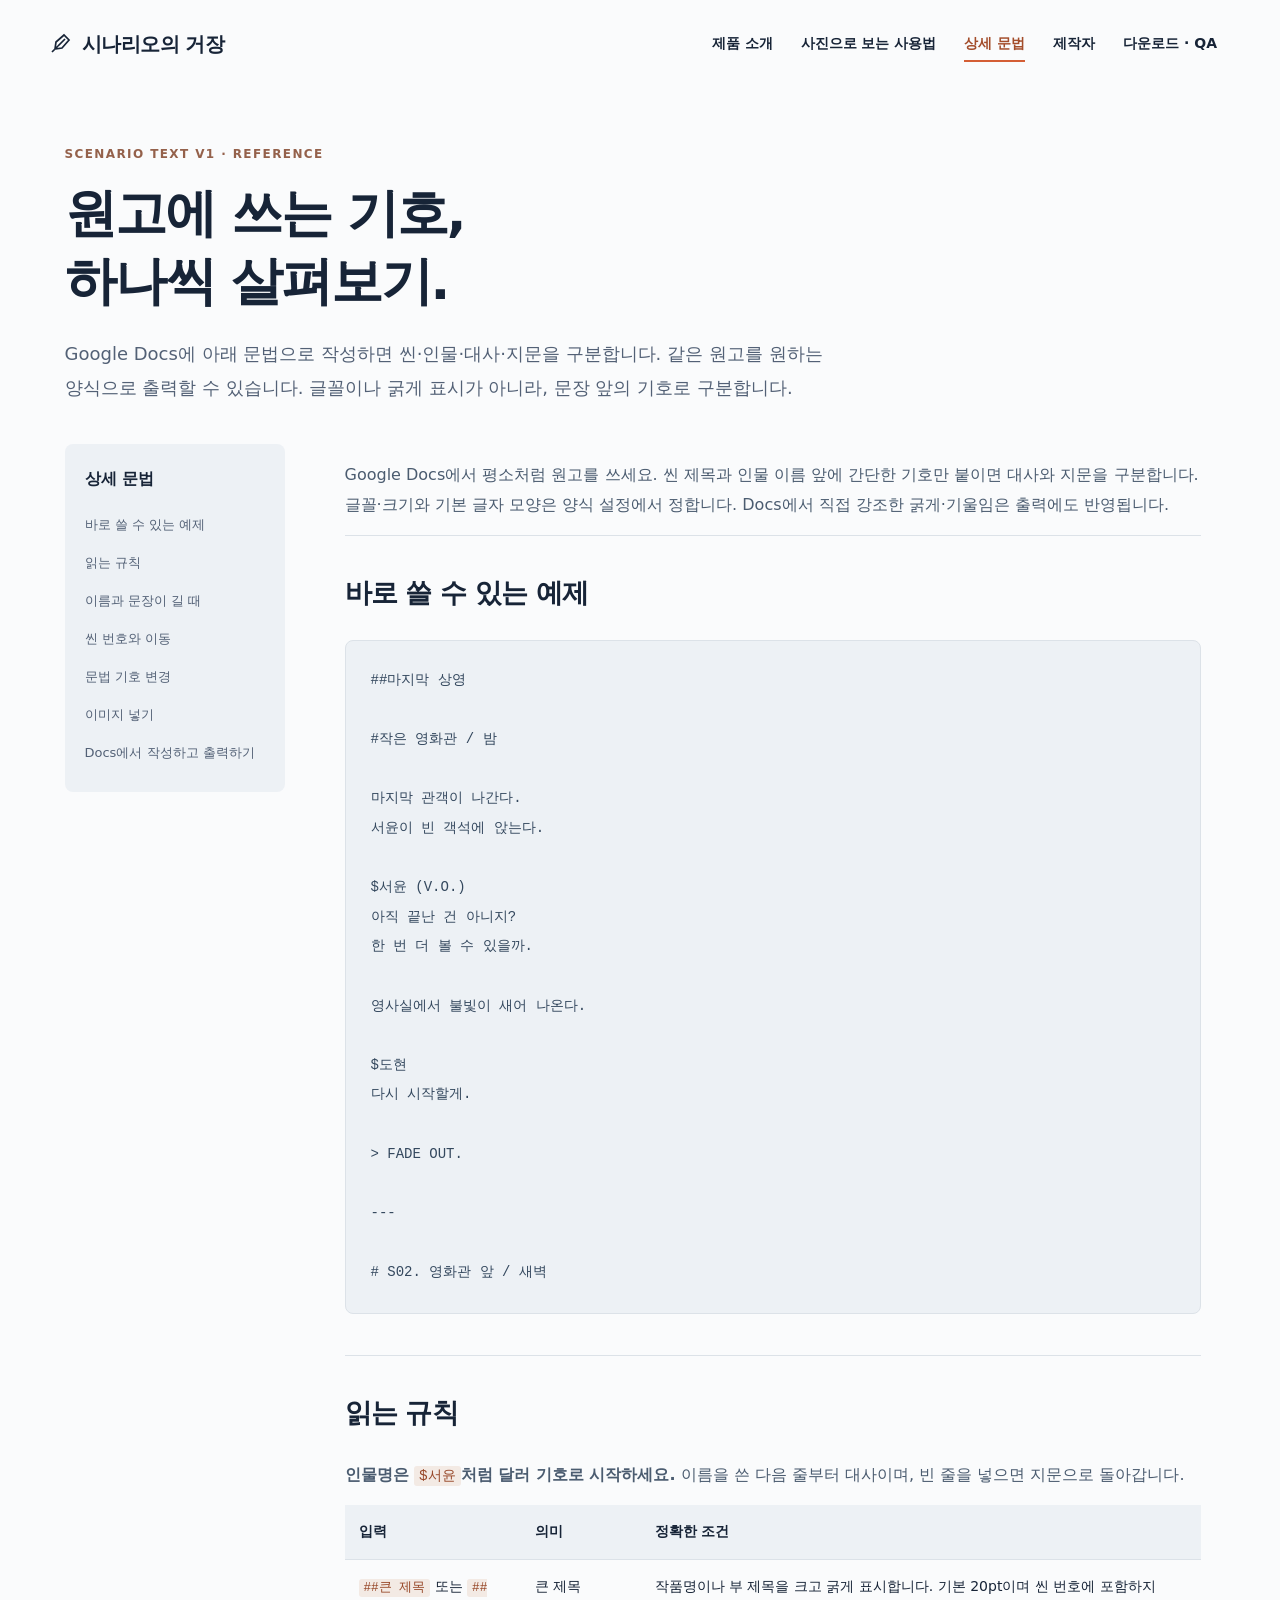
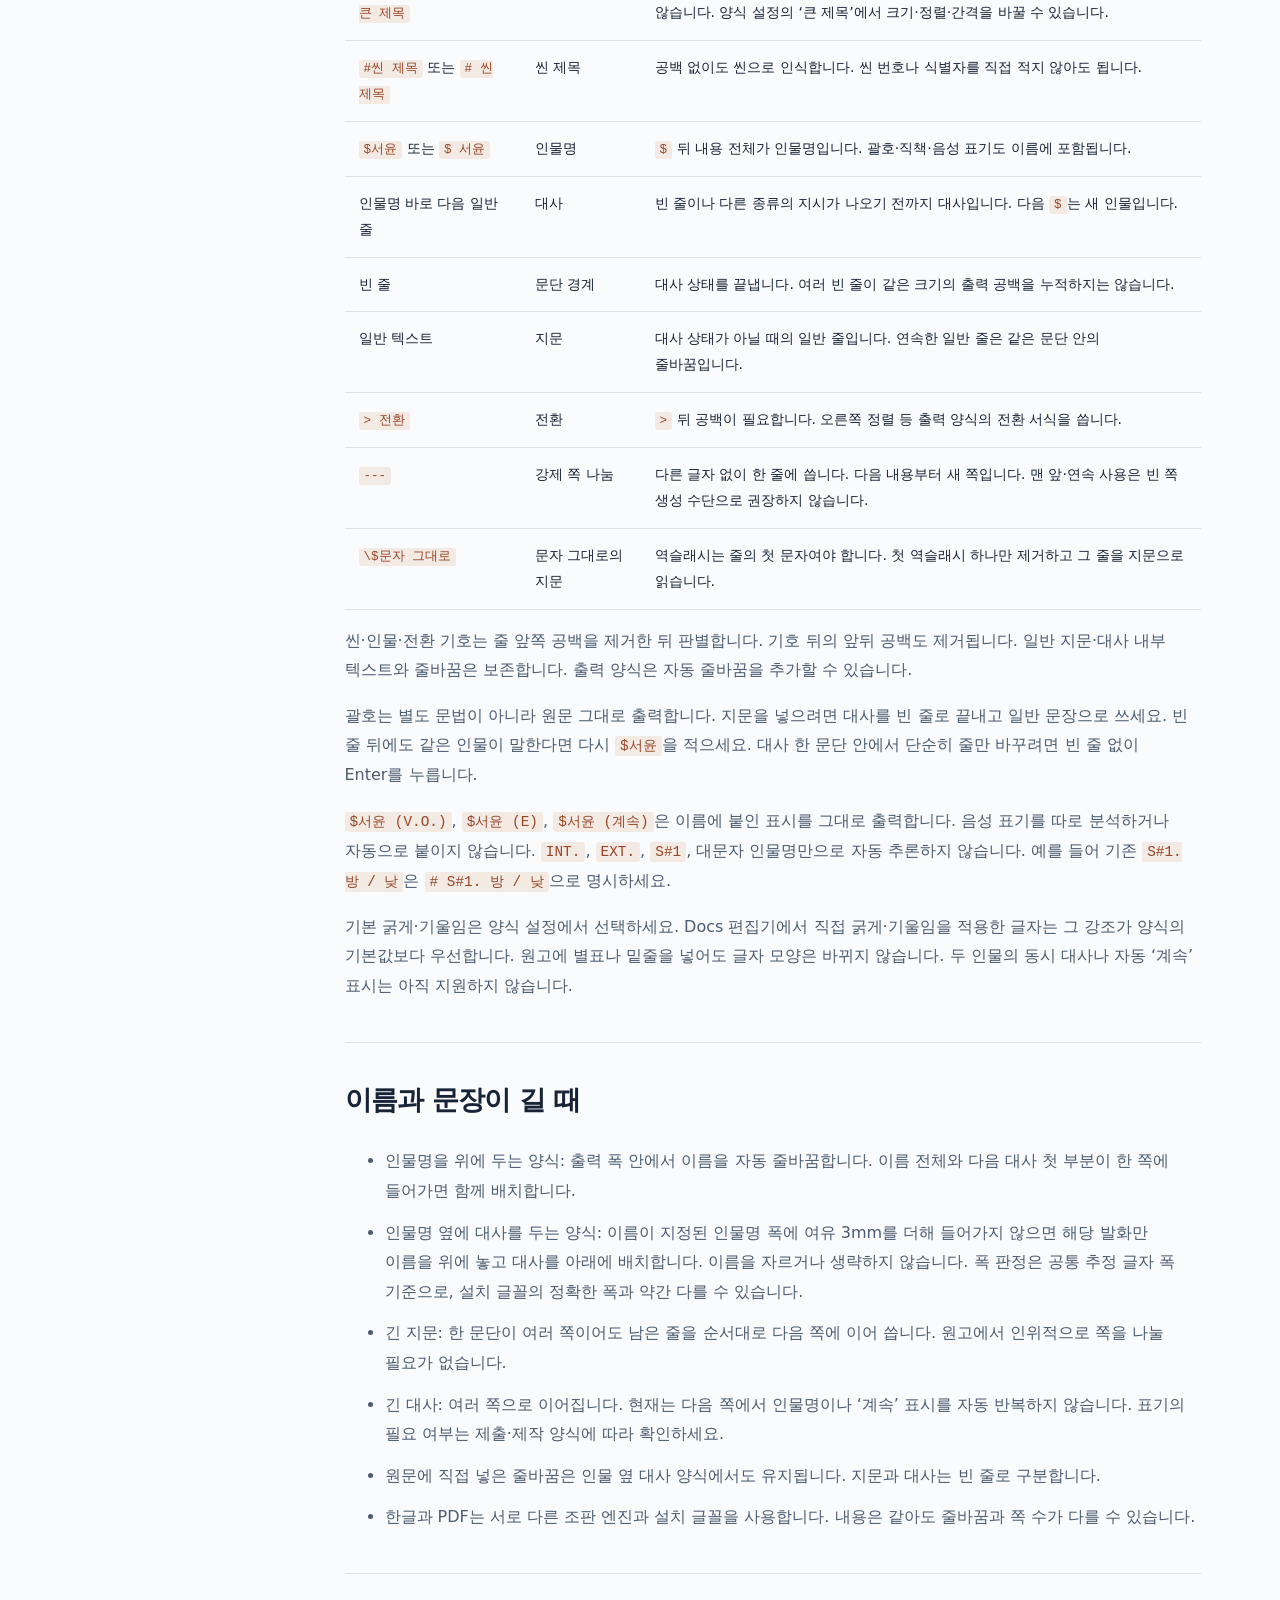
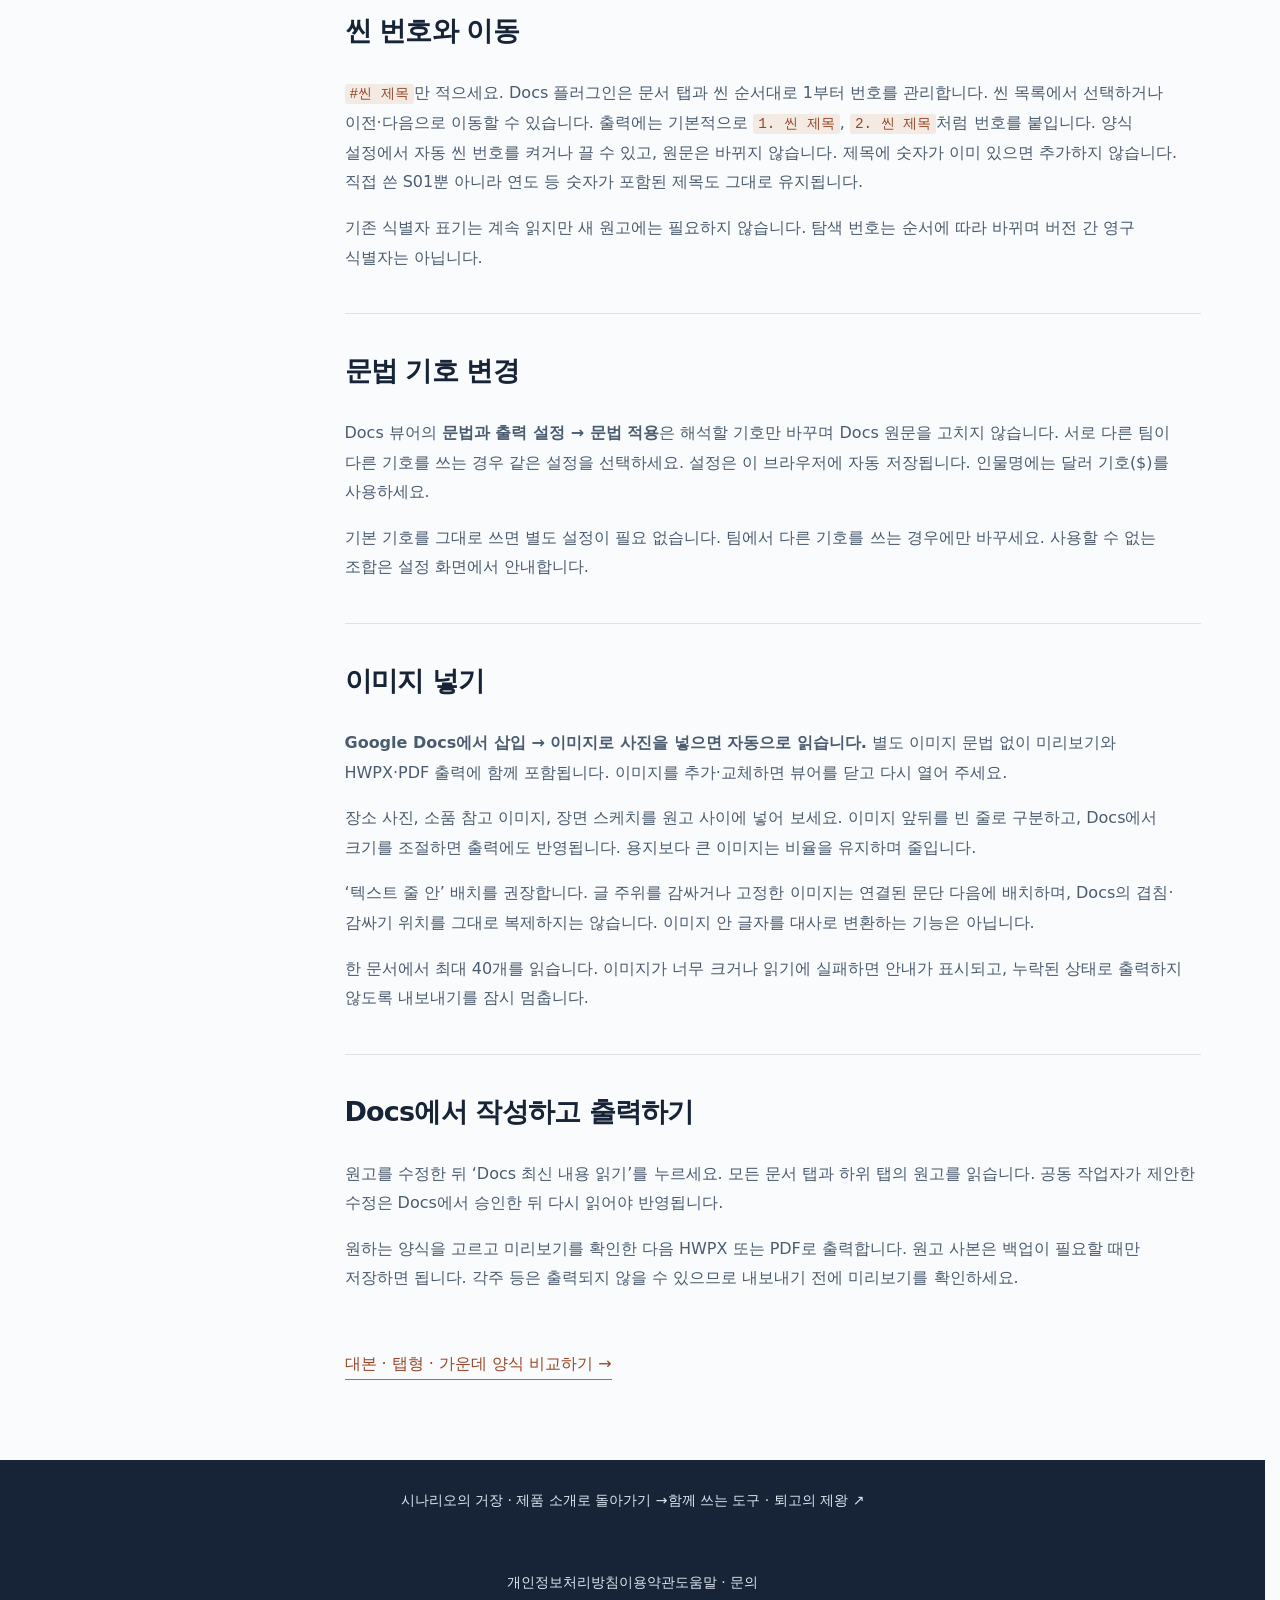
<file: syntax.html>
<!doctype html><html lang="ko"><head><meta charset="utf-8"><meta name="viewport" content="width=device-width,initial-scale=1"><meta name="description" content="시나리오의 거장 상세 문법. Google Docs에서 씬, 인물, 대사와 지문을 쓰는 방법을 예시로 확인하세요."><title>상세 문법 — 시나리오의 거장</title><style>*{box-sizing:border-box}html{scroll-behavior:smooth;scroll-padding-top:28px}body{margin:0;background:#fafbfc;color:#172437;font:16px/1.85 system-ui,-apple-system,"Malgun Gothic",sans-serif;word-break:keep-all}a{color:inherit;text-decoration:none}a:focus-visible,pre:focus-visible,.table-scroll:focus-visible{outline:3px solid #d45e35;outline-offset:4px}header{max-width:1280px;margin:auto;padding:28px 48px;display:flex;justify-content:space-between;gap:24px;align-items:center}.brand{font-size:20px;font-weight:750;display:flex;align-items:center;gap:10px}nav{display:flex;gap:26px;flex-wrap:wrap;font-size:14px}nav [aria-current]{color:#a34d2b;border-bottom:2px solid #d45e35}.intro{max-width:1136px;margin:55px auto 40px}.eyebrow{font-size:12px;letter-spacing:1.4px;color:#94614b;font-weight:700}h1{font-size:52px;letter-spacing:-2px;line-height:1.3;margin:15px 0 22px}.intro>p:last-child{max-width:760px;color:#536176;font-size:18px}.layout{max-width:1136px;margin:0 auto 80px;display:grid;grid-template-columns:220px minmax(0,1fr);gap:60px}aside{position:sticky;top:25px;align-self:start;padding:20px;background:#edf1f5;border-radius:8px}aside strong{display:block;margin-bottom:12px}aside a{display:block;font-size:13px;color:#536176;padding:7px 0}aside a:hover{color:#a34d2b}article{min-width:0}section{border-top:1px solid #dce2e8;padding:20px 0 25px}h2{font-size:27px;letter-spacing:-.8px;margin:12px 0 22px}p,li{color:#4b5c70}li{margin:12px 0}code{font: .9em/1.8 ui-monospace,Consolas,monospace;background:#f3eae4;color:#974728;padding:2px 5px;border-radius:3px;overflow-wrap:anywhere}pre{padding:25px;background:#edf1f5;border:1px solid #dce2e8;border-radius:8px;white-space:pre-wrap;overflow-wrap:anywhere;word-break:normal}pre code{background:none;color:#34485e;padding:0;font-size:14px}table{width:100%;border-collapse:collapse;min-width:580px;font-size:14px;text-align:left}th{background:#edf1f5}td,th{padding:14px;vertical-align:top;border-bottom:1px solid #dce2e8}.table-scroll{overflow:auto}td:first-child{min-width:135px}td:nth-child(2){min-width:90px}footer{background:#172437;color:#dce5f0;padding:28px;text-align:center;font-size:14px}.return{display:inline-block;margin-top:15px;border-bottom:1px solid #d45e35;color:#974728}@media(max-width:1200px){.intro,.layout{margin-left:32px;margin-right:32px}.layout{gap:32px}}@media(max-width:760px){header{padding:22px;align-items:flex-start;flex-direction:column;gap:15px}nav{gap:20px}.intro{margin:32px 22px}h1{font-size:38px}.intro>p:last-child{font-size:16px}.layout{display:block;margin:0 22px 50px}aside{position:static;margin-bottom:28px}aside a{display:inline-block;margin-right:16px}h2{font-size:24px}pre{padding:18px}pre code{font-size:13px}}@media(prefers-reduced-motion:reduce){html{scroll-behavior:auto}}</style><link rel="stylesheet" href="./site-header.css">
</head><body><header class="site-header"><a class="brand" href="./"><svg width="24" height="24" viewBox="0 0 24 24" fill="none" stroke="currentColor" stroke-width="1.7" aria-hidden="true"><path d="m4 20 6-6m-3 3 1-7 8-7 5 5-7 8-7 1Z"/><path d="m10 14 7-7"/></svg>시나리오의 거장</a><nav aria-label="주요 메뉴"><a href="./">제품 소개</a><a href="./guide.html">사진으로 보는 사용법</a><a href="./syntax.html" aria-current="page">상세 문법</a><a href="./creators.html">제작자</a><a href="./install.html">다운로드 · QA</a></nav></header><main><div class="intro"><p class="eyebrow">SCENARIO TEXT V1 · REFERENCE</p><h1>원고에 쓰는 기호,<br>하나씩 살펴보기.</h1><p>Google Docs에 아래 문법으로 작성하면 씬·인물·대사·지문을 구분합니다. 같은 원고를 원하는 양식으로 출력할 수 있습니다. 글꼴이나 굵게 표시가 아니라, 문장 앞의 기호로 구분합니다.</p></div><div class="layout"><aside aria-label="문법 목차"><strong>상세 문법</strong><a href="#rule-1">바로 쓸 수 있는 예제</a><a href="#rule-2">읽는 규칙</a><a href="#rule-3">이름과 문장이 길 때</a><a href="#rule-4">씬 번호와 이동</a><a href="#rule-5">문법 기호 변경</a><a href="#rule-7">이미지 넣기</a><a href="#rule-8">Docs에서 작성하고 출력하기</a></aside><article><p>Google Docs에서 평소처럼 원고를 쓰세요. 씬 제목과 인물 이름 앞에 간단한 기호만 붙이면 대사와 지문을 구분합니다. 글꼴·크기와 기본 글자 모양은 양식 설정에서 정합니다. Docs에서 직접 강조한 굵게·기울임은 출력에도 반영됩니다.</p><section id="rule-1"><h2>바로 쓸 수 있는 예제</h2><pre tabindex="0"><code>##마지막 상영

#작은 영화관 / 밤

마지막 관객이 나간다.
서윤이 빈 객석에 앉는다.

$서윤 (V.O.)
아직 끝난 건 아니지?
한 번 더 볼 수 있을까.

영사실에서 불빛이 새어 나온다.

$도현
다시 시작할게.

&gt; FADE OUT.

---

# S02. 영화관 앞 / 새벽</code></pre></section><section id="rule-2"><h2>읽는 규칙</h2><p><strong>인물명은 <code>$서윤</code>처럼 달러 기호로 시작하세요.</strong> 이름을 쓴 다음 줄부터 대사이며, 빈 줄을 넣으면 지문으로 돌아갑니다.</p><div class="table-scroll" tabindex="0" aria-label="입력 문법 규칙"><table><thead><tr><th>입력</th><th>의미</th><th>정확한 조건</th></tr></thead><tbody><tr><td><code>##큰 제목</code> 또는 <code>## 큰 제목</code></td><td>큰 제목</td><td>작품명이나 부 제목을 크고 굵게 표시합니다. 기본 20pt이며 씬 번호에 포함하지 않습니다. 양식 설정의 ‘큰 제목’에서 크기·정렬·간격을 바꿀 수 있습니다.</td></tr><tr><td><code>#씬 제목</code> 또는 <code># 씬 제목</code></td><td>씬 제목</td><td>공백 없이도 씬으로 인식합니다. 씬 번호나 식별자를 직접 적지 않아도 됩니다.</td></tr><tr><td><code>$서윤</code> 또는 <code>$ 서윤</code></td><td>인물명</td><td><code>$</code> 뒤 내용 전체가 인물명입니다. 괄호·직책·음성 표기도 이름에 포함됩니다.</td></tr><tr><td>인물명 바로 다음 일반 줄</td><td>대사</td><td>빈 줄이나 다른 종류의 지시가 나오기 전까지 대사입니다. 다음 <code>$</code>는 새 인물입니다.</td></tr><tr><td>빈 줄</td><td>문단 경계</td><td>대사 상태를 끝냅니다. 여러 빈 줄이 같은 크기의 출력 공백을 누적하지는 않습니다.</td></tr><tr><td>일반 텍스트</td><td>지문</td><td>대사 상태가 아닐 때의 일반 줄입니다. 연속한 일반 줄은 같은 문단 안의 줄바꿈입니다.</td></tr><tr><td><code>&gt; 전환</code></td><td>전환</td><td><code>&gt;</code> 뒤 공백이 필요합니다. 오른쪽 정렬 등 출력 양식의 전환 서식을 씁니다.</td></tr><tr><td><code>---</code></td><td>강제 쪽 나눔</td><td>다른 글자 없이 한 줄에 씁니다. 다음 내용부터 새 쪽입니다. 맨 앞·연속 사용은 빈 쪽 생성 수단으로 권장하지 않습니다.</td></tr><tr><td><code>\$문자 그대로</code></td><td>문자 그대로의 지문</td><td>역슬래시는 줄의 첫 문자여야 합니다. 첫 역슬래시 하나만 제거하고 그 줄을 지문으로 읽습니다.</td></tr></tbody></table></div><p>씬·인물·전환 기호는 줄 앞쪽 공백을 제거한 뒤 판별합니다. 기호 뒤의 앞뒤 공백도 제거됩니다. 일반 지문·대사 내부 텍스트와 줄바꿈은 보존합니다. 출력 양식은 자동 줄바꿈을 추가할 수 있습니다.</p><p>괄호는 별도 문법이 아니라 원문 그대로 출력합니다. 지문을 넣으려면 대사를 빈 줄로 끝내고 일반 문장으로 쓰세요. 빈 줄 뒤에도 같은 인물이 말한다면 다시 <code>$서윤</code>을 적으세요. 대사 한 문단 안에서 단순히 줄만 바꾸려면 빈 줄 없이 Enter를 누릅니다.</p><p><code>$서윤 (V.O.)</code>, <code>$서윤 (E)</code>, <code>$서윤 (계속)</code>은 이름에 붙인 표시를 그대로 출력합니다. 음성 표기를 따로 분석하거나 자동으로 붙이지 않습니다. <code>INT.</code>, <code>EXT.</code>, <code>S#1</code>, 대문자 인물명만으로 자동 추론하지 않습니다. 예를 들어 기존 <code>S#1. 방 / 낮</code>은 <code># S#1. 방 / 낮</code>으로 명시하세요.</p><p>기본 굵게·기울임은 양식 설정에서 선택하세요. Docs 편집기에서 직접 굵게·기울임을 적용한 글자는 그 강조가 양식의 기본값보다 우선합니다. 원고에 별표나 밑줄을 넣어도 글자 모양은 바뀌지 않습니다. 두 인물의 동시 대사나 자동 ‘계속’ 표시는 아직 지원하지 않습니다.</p></section><section id="rule-3"><h2>이름과 문장이 길 때</h2><ul><li>인물명을 위에 두는 양식: 출력 폭 안에서 이름을 자동 줄바꿈합니다. 이름 전체와 다음 대사 첫 부분이 한 쪽에 들어가면 함께 배치합니다.</li><li>인물명 옆에 대사를 두는 양식: 이름이 지정된 인물명 폭에 여유 3mm를 더해 들어가지 않으면 해당 발화만 이름을 위에 놓고 대사를 아래에 배치합니다. 이름을 자르거나 생략하지 않습니다. 폭 판정은 공통 추정 글자 폭 기준으로, 설치 글꼴의 정확한 폭과 약간 다를 수 있습니다.</li><li>긴 지문: 한 문단이 여러 쪽이어도 남은 줄을 순서대로 다음 쪽에 이어 씁니다. 원고에서 인위적으로 쪽을 나눌 필요가 없습니다.</li><li>긴 대사: 여러 쪽으로 이어집니다. 현재는 다음 쪽에서 인물명이나 ‘계속’ 표시를 자동 반복하지 않습니다. 표기의 필요 여부는 제출·제작 양식에 따라 확인하세요.</li><li>원문에 직접 넣은 줄바꿈은 인물 옆 대사 양식에서도 유지됩니다. 지문과 대사는 빈 줄로 구분합니다.</li><li>한글과 PDF는 서로 다른 조판 엔진과 설치 글꼴을 사용합니다. 내용은 같아도 줄바꿈과 쪽 수가 다를 수 있습니다.</li></ul></section><section id="rule-4"><h2>씬 번호와 이동</h2><p><code>#씬 제목</code>만 적으세요. Docs 플러그인은 문서 탭과 씬 순서대로 1부터 번호를 관리합니다. 씬 목록에서 선택하거나 이전·다음으로 이동할 수 있습니다. 출력에는 기본적으로 <code>1. 씬 제목</code>, <code>2. 씬 제목</code>처럼 번호를 붙입니다. 양식 설정에서 자동 씬 번호를 켜거나 끌 수 있고, 원문은 바뀌지 않습니다. 제목에 숫자가 이미 있으면 추가하지 않습니다. 직접 쓴 S01뿐 아니라 연도 등 숫자가 포함된 제목도 그대로 유지됩니다.</p><p>기존 식별자 표기는 계속 읽지만 새 원고에는 필요하지 않습니다. 탐색 번호는 순서에 따라 바뀌며 버전 간 영구 식별자는 아닙니다.</p></section><section id="rule-5"><h2>문법 기호 변경</h2><p>Docs 뷰어의 <strong>문법과 출력 설정 → 문법 적용</strong>은 해석할 기호만 바꾸며 Docs 원문을 고치지 않습니다. 서로 다른 팀이 다른 기호를 쓰는 경우 같은 설정을 선택하세요. 설정은 이 브라우저에 자동 저장됩니다. 인물명에는 달러 기호($)를 사용하세요.</p><p>기본 기호를 그대로 쓰면 별도 설정이 필요 없습니다. 팀에서 다른 기호를 쓰는 경우에만 바꾸세요. 사용할 수 없는 조합은 설정 화면에서 안내합니다.</p></section><section id="rule-7"><h2>이미지 넣기</h2><p><strong>Google Docs에서 삽입 → 이미지로 사진을 넣으면 자동으로 읽습니다.</strong> 별도 이미지 문법 없이 미리보기와 HWPX·PDF 출력에 함께 포함됩니다. 이미지를 추가·교체하면 뷰어를 닫고 다시 열어 주세요.</p><p>장소 사진, 소품 참고 이미지, 장면 스케치를 원고 사이에 넣어 보세요. 이미지 앞뒤를 빈 줄로 구분하고, Docs에서 크기를 조절하면 출력에도 반영됩니다. 용지보다 큰 이미지는 비율을 유지하며 줄입니다.</p><p>‘텍스트 줄 안’ 배치를 권장합니다. 글 주위를 감싸거나 고정한 이미지는 연결된 문단 다음에 배치하며, Docs의 겹침·감싸기 위치를 그대로 복제하지는 않습니다. 이미지 안 글자를 대사로 변환하는 기능은 아닙니다.</p><p>한 문서에서 최대 40개를 읽습니다. 이미지가 너무 크거나 읽기에 실패하면 안내가 표시되고, 누락된 상태로 출력하지 않도록 내보내기를 잠시 멈춥니다.</p></section><section id="rule-8"><h2>Docs에서 작성하고 출력하기</h2><p>원고를 수정한 뒤 ‘Docs 최신 내용 읽기’를 누르세요. 모든 문서 탭과 하위 탭의 원고를 읽습니다. 공동 작업자가 제안한 수정은 Docs에서 승인한 뒤 다시 읽어야 반영됩니다.</p><p>원하는 양식을 고르고 미리보기를 확인한 다음 HWPX 또는 PDF로 출력합니다. 원고 사본은 백업이 필요할 때만 저장하면 됩니다. 각주 등은 출력되지 않을 수 있으므로 내보내기 전에 미리보기를 확인하세요.</p></section><a class="return" href="./#examples">대본 · 탭형 · 가운데 양식 비교하기 →</a></article></div></main><footer><a href="./">시나리오의 거장 · 제품 소개로 돌아가기 →</a><a href="https://neoulshim.github.io/KingOfRevision/">함께 쓰는 도구 · 퇴고의 제왕 ↗</a></footer><!-- Cloudflare Web Analytics --><script defer src="./site-runtime.js"></script><!-- End Cloudflare Web Analytics --><footer><a href="./privacy.html">개인정보처리방침</a><a href="./terms.html">이용약관</a><a href="./support.html">도움말 · 문의</a></footer></body></html>
</file>
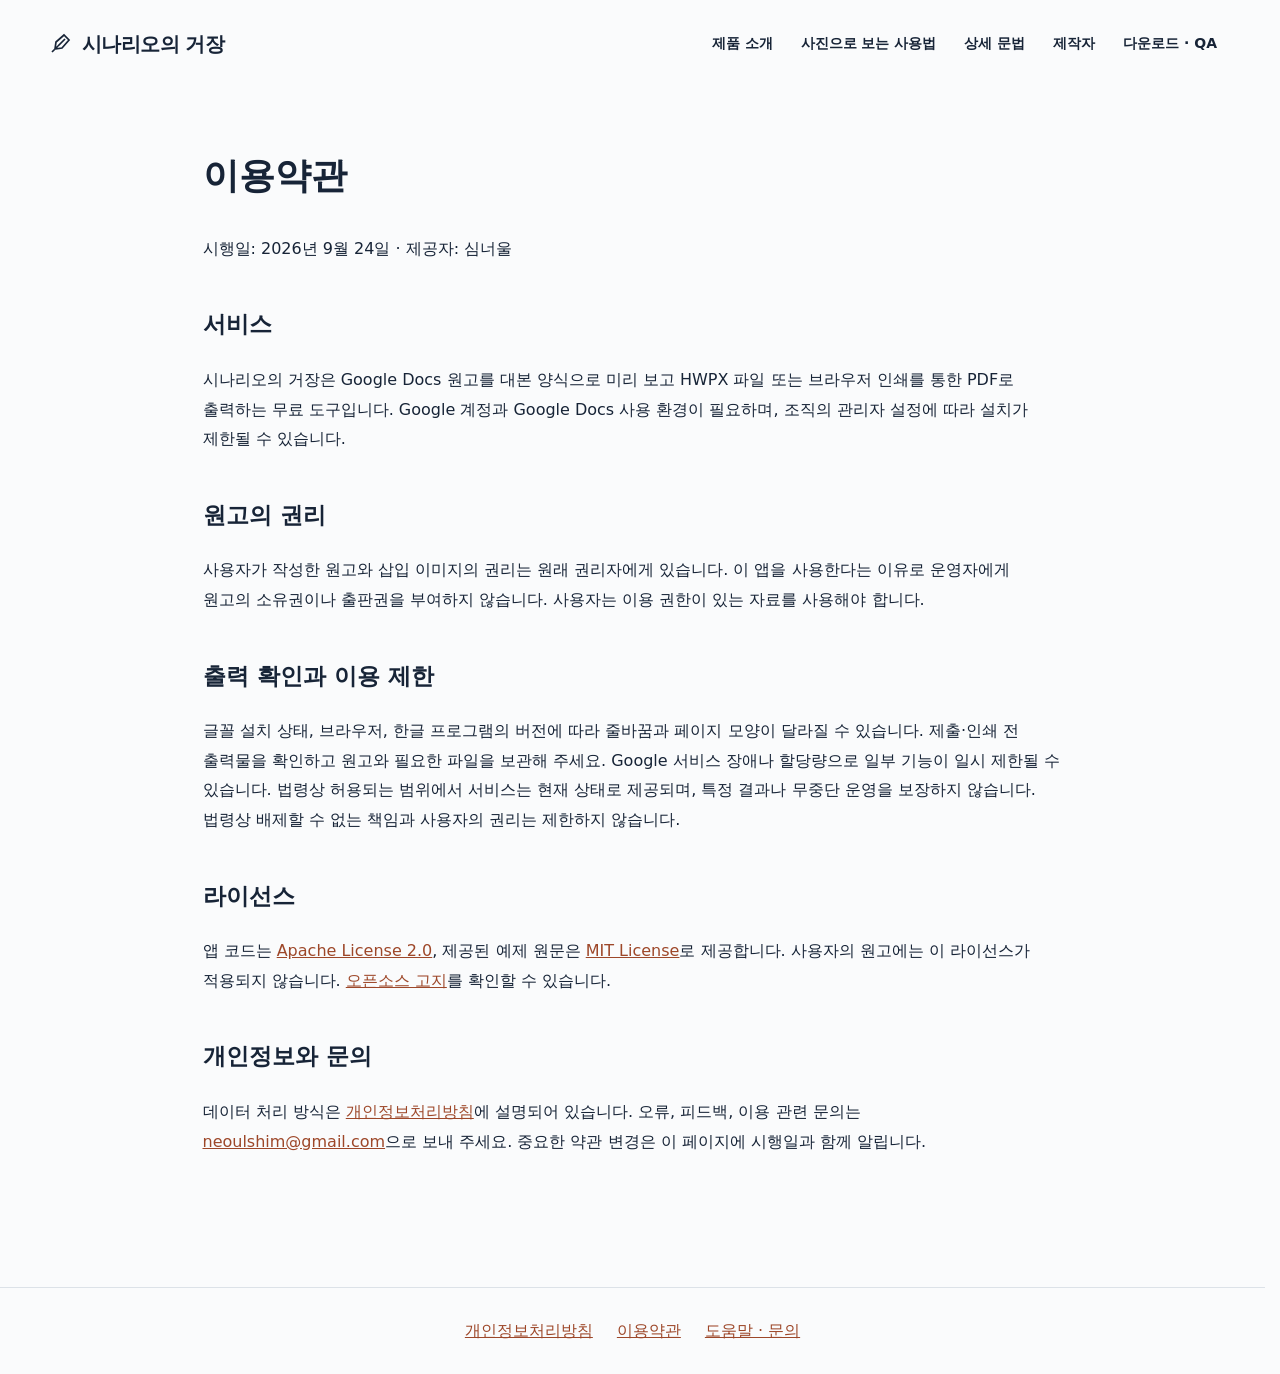
<file: terms.html>
<!doctype html><html lang="ko"><head><meta charset="utf-8"><meta name="viewport" content="width=device-width,initial-scale=1"><title>이용약관 — 시나리오의 거장</title><style>body{margin:0;background:#fafbfc;color:#172437;font:16px/1.85 system-ui,sans-serif;word-break:keep-all}a{color:#9d4729}main{max-width:860px;margin:55px auto;padding:0 24px 60px}h1{font-size:36px}h2{margin-top:40px;font-size:23px}footer{display:flex;gap:24px;flex-wrap:wrap;padding:28px;justify-content:center;border-top:1px solid #dce2e8}</style><link rel="stylesheet" href="./site-header.css"></head><body><header class="site-header"><a class="brand" href="./"><svg width="24" height="24" viewBox="0 0 24 24" fill="none" stroke="currentColor" stroke-width="1.7" aria-hidden="true"><path d="m4 20 6-6m-3 3 1-7 8-7 5 5-7 8-7 1Z"/><path d="m10 14 7-7"/></svg>시나리오의 거장</a><nav aria-label="주요 메뉴"><a href="./">제품 소개</a><a href="./guide.html">사진으로 보는 사용법</a><a href="./syntax.html">상세 문법</a><a href="./creators.html">제작자</a><a href="./install.html">다운로드 · QA</a></nav></header><main><h1>이용약관</h1><p>시행일: 2026년 9월 24일 · 제공자: 심너울</p><h2>서비스</h2><p>시나리오의 거장은 Google Docs 원고를 대본 양식으로 미리 보고 HWPX 파일 또는 브라우저 인쇄를 통한 PDF로 출력하는 무료 도구입니다. Google 계정과 Google Docs 사용 환경이 필요하며, 조직의 관리자 설정에 따라 설치가 제한될 수 있습니다.</p><h2>원고의 권리</h2><p>사용자가 작성한 원고와 삽입 이미지의 권리는 원래 권리자에게 있습니다. 이 앱을 사용한다는 이유로 운영자에게 원고의 소유권이나 출판권을 부여하지 않습니다. 사용자는 이용 권한이 있는 자료를 사용해야 합니다.</p><h2>출력 확인과 이용 제한</h2><p>글꼴 설치 상태, 브라우저, 한글 프로그램의 버전에 따라 줄바꿈과 페이지 모양이 달라질 수 있습니다. 제출·인쇄 전 출력물을 확인하고 원고와 필요한 파일을 보관해 주세요. Google 서비스 장애나 할당량으로 일부 기능이 일시 제한될 수 있습니다. 법령상 허용되는 범위에서 서비스는 현재 상태로 제공되며, 특정 결과나 무중단 운영을 보장하지 않습니다. 법령상 배제할 수 없는 책임과 사용자의 권리는 제한하지 않습니다.</p><h2>라이선스</h2><p>앱 코드는 <a href="./LICENSE.txt">Apache License 2.0</a>, 제공된 예제 원문은 <a href="./EXAMPLE_LICENSE.txt">MIT License</a>로 제공합니다. 사용자의 원고에는 이 라이선스가 적용되지 않습니다. <a href="./THIRD_PARTY_NOTICES.txt">오픈소스 고지</a>를 확인할 수 있습니다.</p><h2>개인정보와 문의</h2><p>데이터 처리 방식은 <a href="./privacy.html">개인정보처리방침</a>에 설명되어 있습니다. 오류, 피드백, 이용 관련 문의는 <a href="mailto:neoulshim@gmail.com">neoulshim@gmail.com</a>으로 보내 주세요. 중요한 약관 변경은 이 페이지에 시행일과 함께 알립니다.</p></main><footer><a href="./privacy.html">개인정보처리방침</a><a href="./terms.html">이용약관</a><a href="./support.html">도움말 · 문의</a></footer></body></html>
</file>
<file: site-header.css>
/* Shared navigation for every public page. */
html{scrollbar-gutter:stable}
header.site-header{box-sizing:border-box;width:100%;max-width:1280px;min-height:88px;margin:0 auto;padding:24px 48px;display:flex;flex-direction:row;flex-wrap:nowrap;align-items:center;justify-content:space-between;gap:24px;color:#172437;font:600 14px/1.5 system-ui,-apple-system,"Malgun Gothic",sans-serif;letter-spacing:normal}
.site-header a{color:inherit;text-decoration:none}
.site-header .brand{display:flex;align-items:center;flex-shrink:0;gap:10px;font-size:20px;font-weight:750;line-height:1.5;letter-spacing:-.6px;white-space:nowrap}
.site-header .brand svg{display:block;width:24px;height:24px;flex-shrink:0}
.site-header nav{display:flex;align-items:center;flex-wrap:nowrap;gap:28px;font:inherit}
.site-header nav a{display:block;white-space:nowrap;padding:6px 0;border-bottom:2px solid transparent;font-weight:600}
.site-header nav a[aria-current]{color:#a34d2b;border-bottom-color:#d45e35}
.site-header a:hover{color:#a34d2b}
.site-header a:focus-visible{outline:3px solid #d45e35;outline-offset:4px;border-radius:2px}
@media(max-width:900px){header.site-header{padding:24px 32px}.site-header nav{gap:20px}}
@media(max-width:1000px){header.site-header{padding:20px 22px;flex-direction:column;align-items:flex-start;gap:14px;min-height:122px}.site-header .brand{font-size:19px}.site-header nav{width:100%;gap:12px 18px;flex-wrap:wrap;font-size:13px}}
</file>
<file: guide.css>
*{box-sizing:border-box}html{scroll-behavior:smooth}body{margin:0;background:#fafbfc;color:#172437;font:17px/1.85 system-ui,"Malgun Gothic",sans-serif;word-break:keep-all}a{color:#a34d2b;text-underline-offset:4px}main{max-width:1120px;margin:auto;padding:32px 28px 80px}h1{font-size:clamp(36px,5vw,58px);line-height:1.25;letter-spacing:-2px;margin:16px 0 24px}h2{font-size:30px;line-height:1.4;margin:8px 0 20px}h3{font-size:20px}.lead{max-width:740px;color:#526074;font-size:20px}.tag,.number{color:#a34d2b;font-weight:750}.note{padding:20px 24px;background:#edf1f5;border-radius:10px}.steps{display:flex;gap:12px;flex-wrap:wrap;padding:24px 0}.steps a,.button{border:1px solid #cdd6df;border-radius:6px;padding:10px 16px;text-decoration:none;background:white}.step-guide{scroll-margin-top:20px;padding:52px 0;border-bottom:1px solid #dce2e8}.step-grid{display:grid;grid-template-columns:1fr 1.15fr;gap:40px;align-items:start}.step-grid>div{min-width:0}li{margin:10px 0}figure{margin:0;background:white;border:1px solid #dce2e8;border-radius:12px;overflow:hidden}figcaption{padding:16px 20px;font-size:15px;color:#526074}.capture{display:block;position:relative;overflow:hidden;aspect-ratio:auto;background:#f8fafc}.capture img{display:block;width:100%;max-width:none;height:auto}.capture.menu{aspect-ratio:auto}.capture.menu img{width:100%}.capture:hover{outline:3px solid #d45e35;outline-offset:-3px}.hint{border-left:3px solid #d45e35;padding-left:18px}pre{white-space:pre-wrap;font:17px/1.9 "Malgun Gothic",sans-serif;background:white;border:1px solid #cdd6df;padding:24px;border-radius:8px}code{background:#edf1f5;padding:2px 5px}details{border-bottom:1px solid #dce2e8;padding:20px 0}summary{cursor:pointer;font-weight:700}footer{max-width:1120px;margin:auto;padding:30px;display:flex;flex-wrap:wrap;gap:22px;font-size:14px}dialog{max-width:95vw;max-height:95vh;border:0;border-radius:12px;padding:18px}dialog::backdrop{background:#101a2dcc}dialog button{display:block;margin:0 0 12px auto;padding:10px 20px;font:inherit;cursor:pointer}dialog .capture{width:min(720px,80vw)}dialog .menu{width:min(1050px,85vw)}a:focus-visible,button:focus-visible,summary:focus-visible{outline:3px solid #d45e35;outline-offset:4px}@media(max-width:760px){main{padding:20px 22px 50px}.step-grid{grid-template-columns:1fr;gap:24px}h2{font-size:26px}.step-guide{padding:36px 0}.lead{font-size:18px}}@media(prefers-reduced-motion:reduce){html{scroll-behavior:auto}}
</file>
